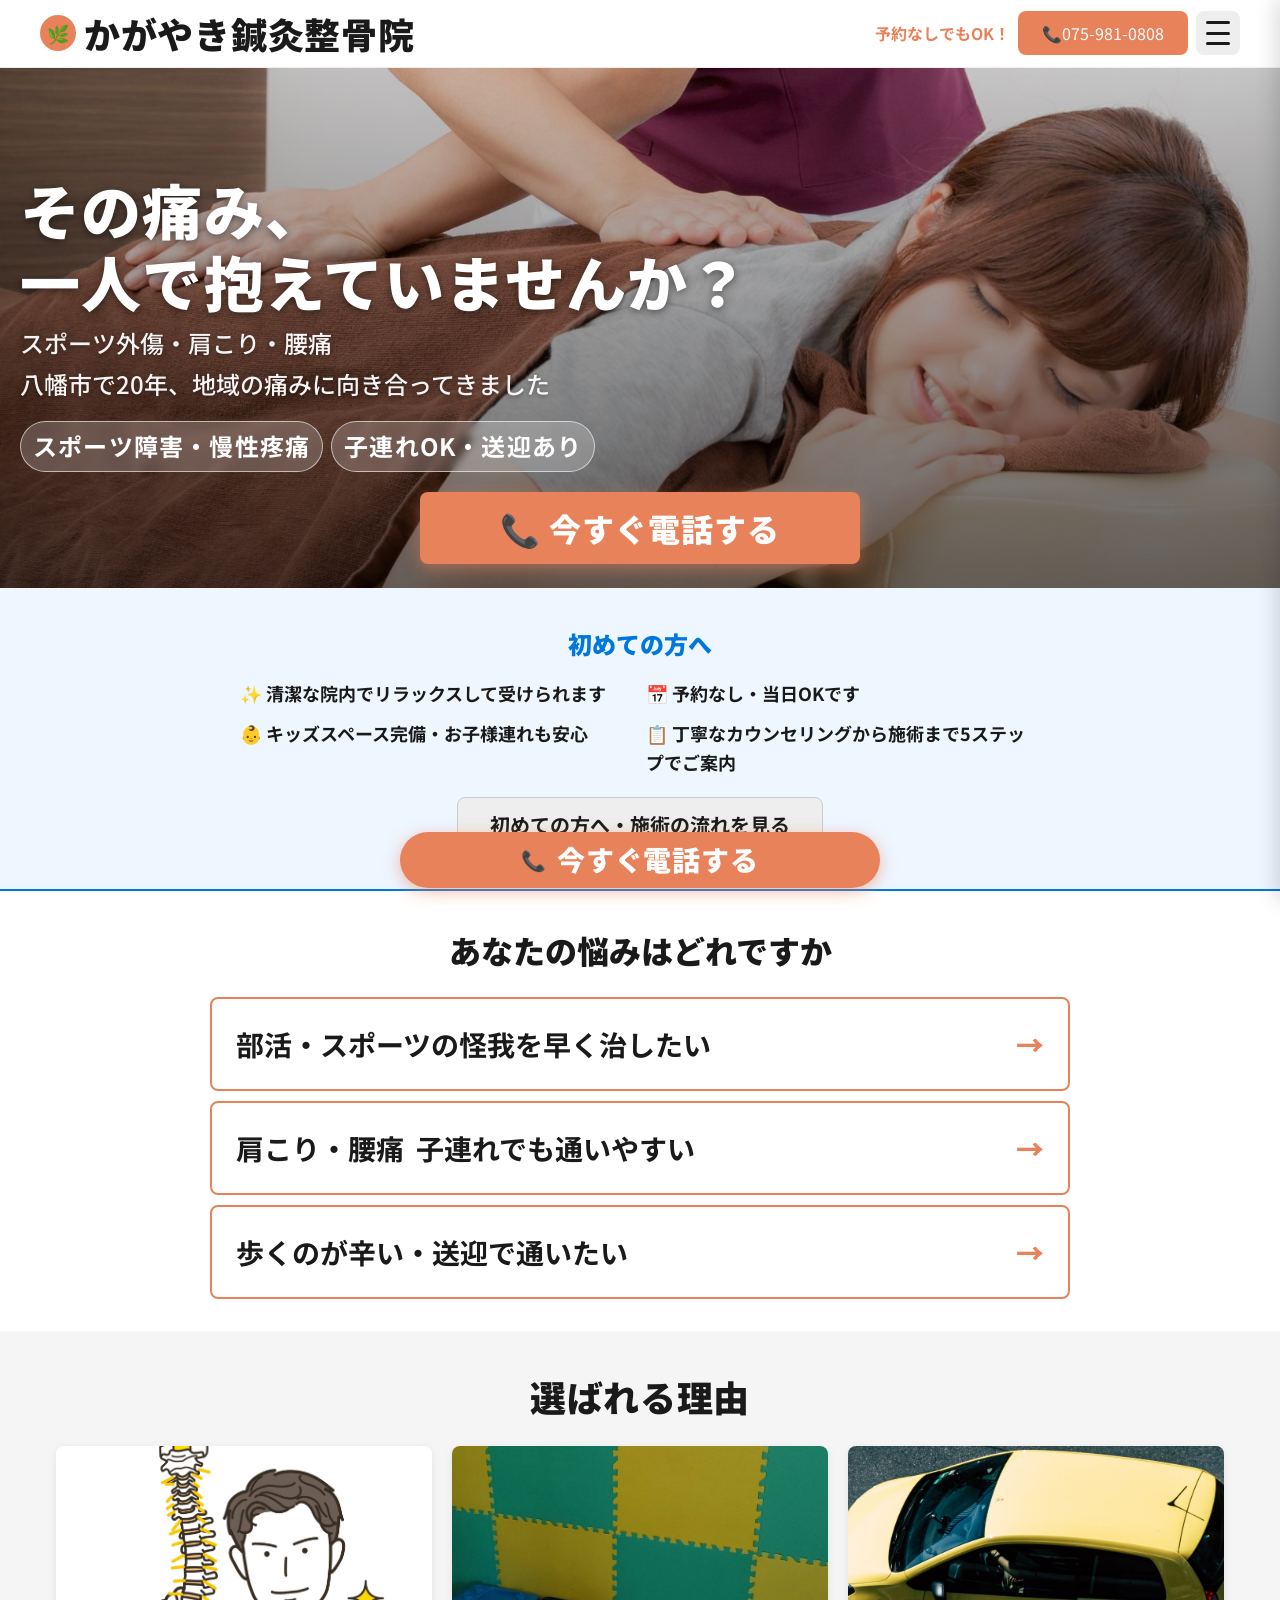
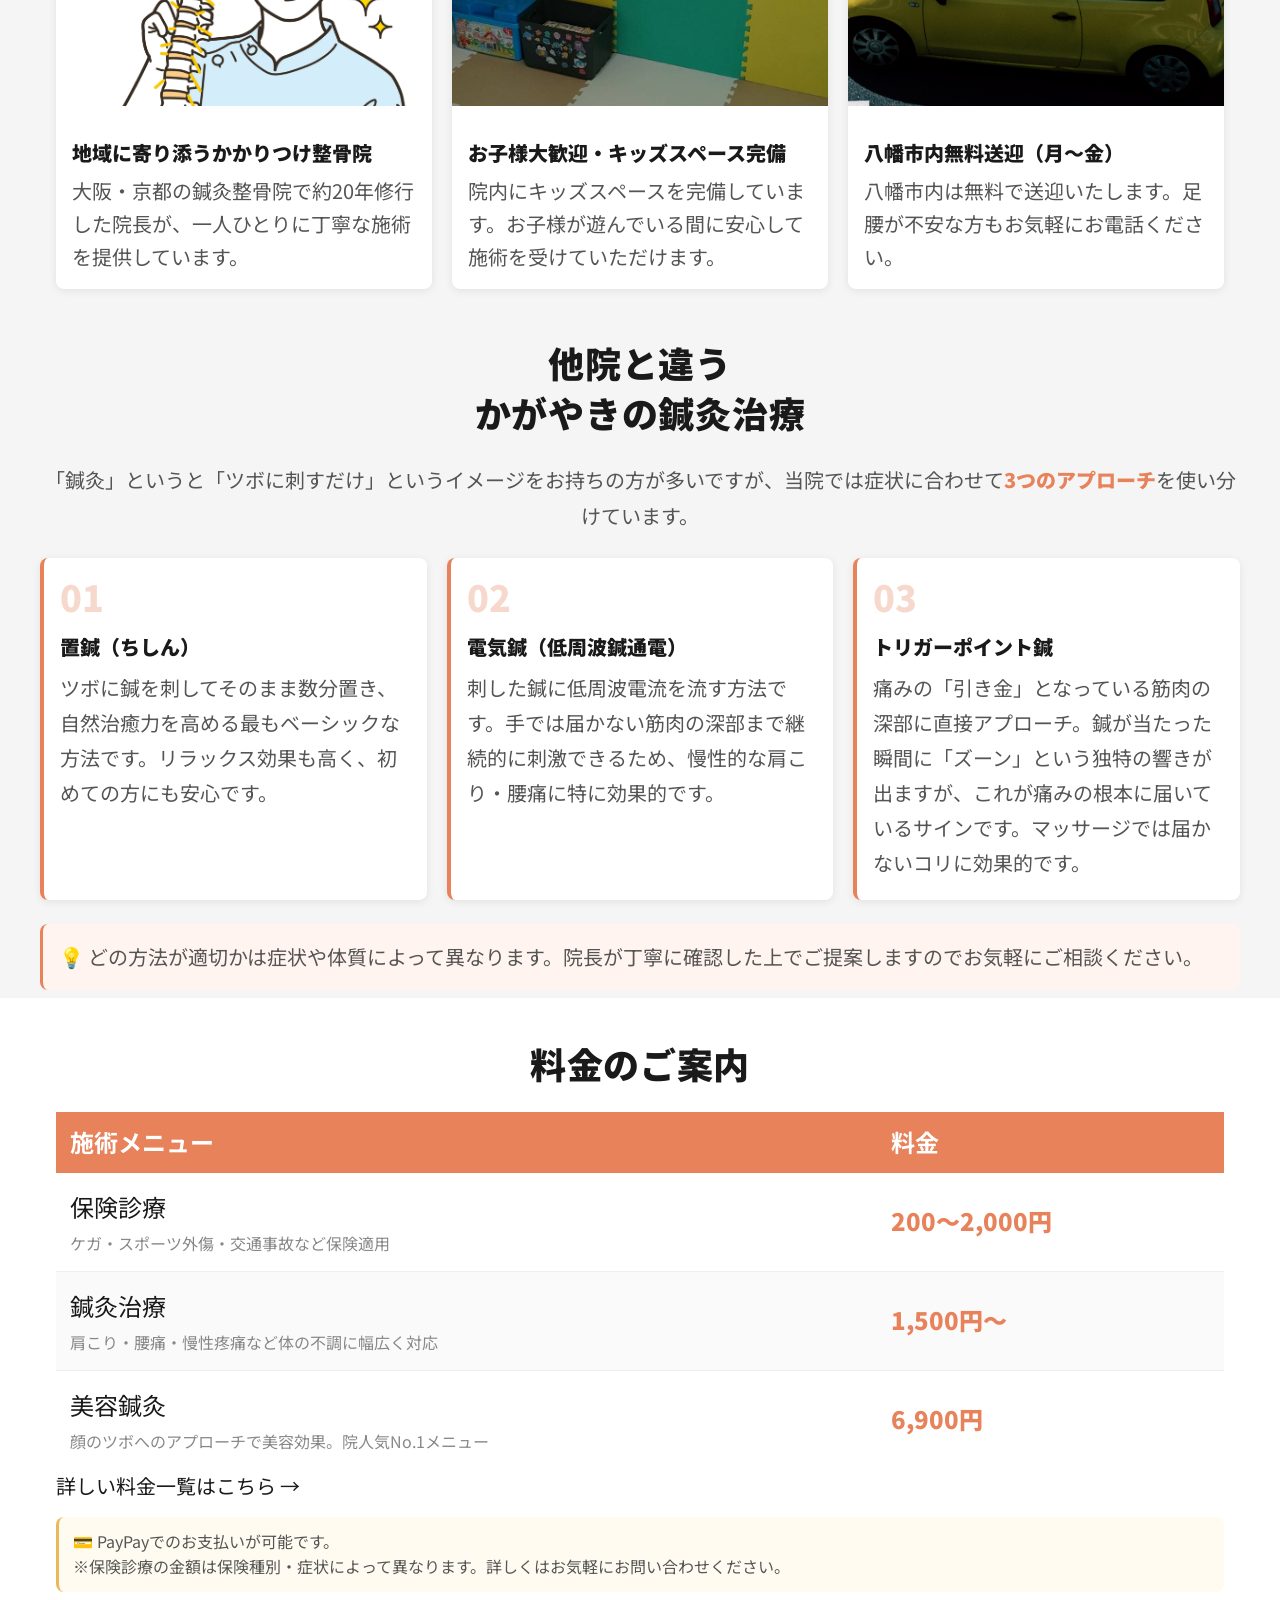
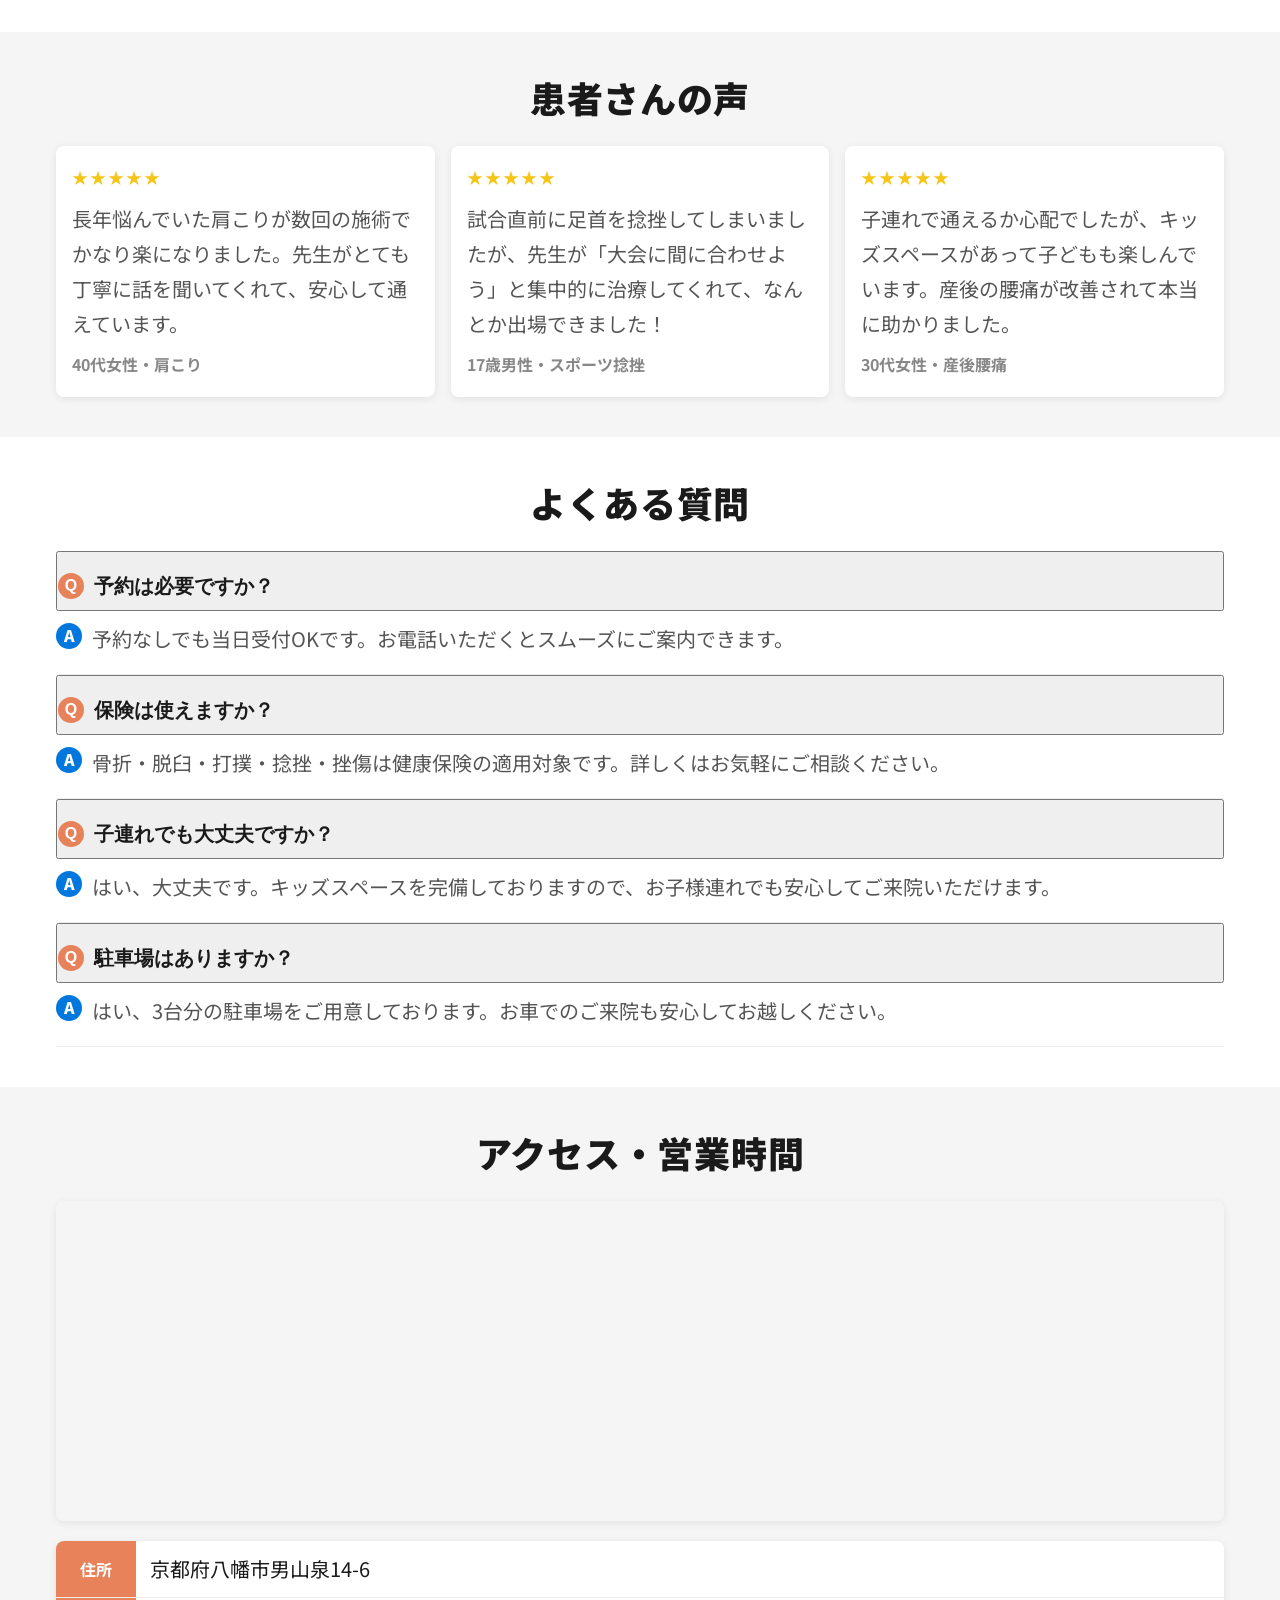
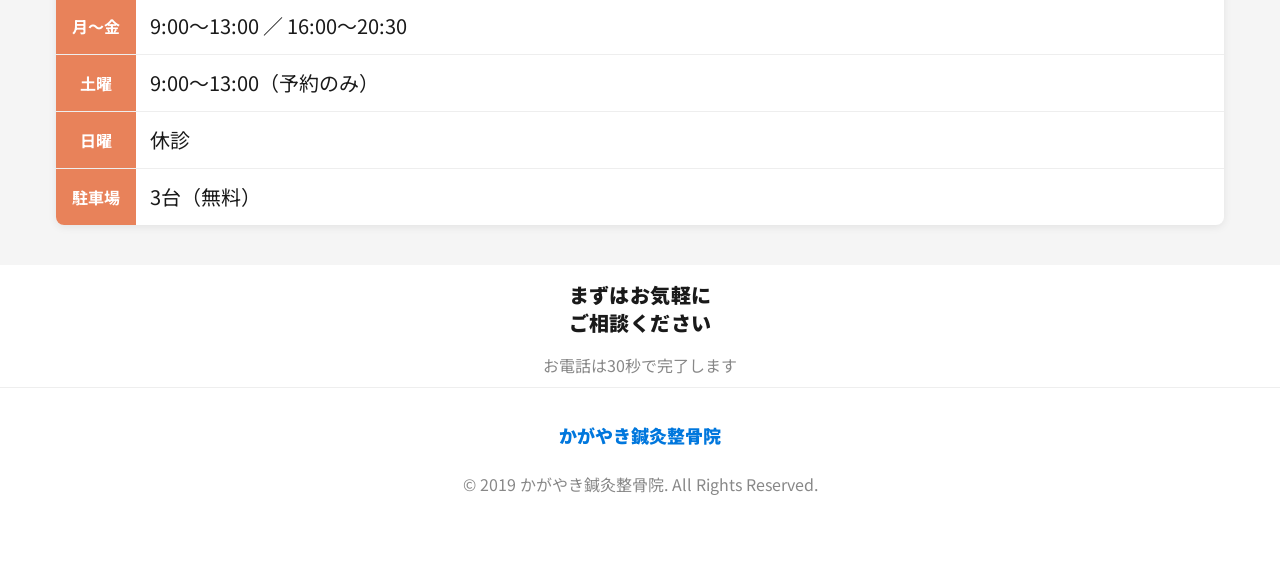
<file: index.html>
<!DOCTYPE html>
<html lang="ja">
<head>
  <meta charset="UTF-8" />
  <meta name="viewport" content="width=device-width, initial-scale=1.0" />
  <title>かがやき鍼灸整骨院｜八幡市・予約不要・スポーツ外傷・肩こり腰痛</title>
  <meta name="description" content="京都府八幡市の鍼灸整骨院。予約なしでも当日受付OK。スポーツ外傷・肩こり・腰痛・美容鍼灸に対応。キッズスペース完備・送迎サービスあり。保険診療対応。" />
  <link rel="canonical" href="https://kagayaki-seikotsuin.jp/index.html" />
  <link rel="icon" type="image/svg+xml" href="img/favicon.svg" />
  <link rel="apple-touch-icon" href="img/apple-touch-icon.png" />
  <meta property="og:title" content="かがやき鍼灸整骨院｜八幡市・予約不要・キッズスペース完備" />
  <meta property="og:description" content="八幡市に根ざして20年。スポーツ外傷・肩こり・腰痛・美容鍼灸に対応。予約なし当日OK・キッズスペース完備・送迎あり。" />
  <meta property="og:image" content="https://kagayaki-seikotsuin.jp/img/ogp.jpg" />
  <meta property="og:type" content="website" />
  <meta property="og:url" content="https://kagayaki-seikotsuin.jp/index.html" />
  <meta property="og:locale" content="ja_JP" />
  <meta property="og:site_name" content="かがやき鍼灸整骨院" />
  <link rel="preconnect" href="https://fonts.googleapis.com" />
  <link rel="preconnect" href="https://fonts.gstatic.com" crossorigin />
  <link href="https://fonts.googleapis.com/css2?family=Noto+Sans+JP:wght@400;500;700;900&display=swap" rel="stylesheet" />
  <link rel="stylesheet" href="style.css" />

  <!-- Google tag (gtag.js) - GA4 -->
  <!-- 測定ID: 院長のGoogleアカウントで取得後 G-XXXXXXXXXX を差し替えてください -->
  <script async src="https://www.googletagmanager.com/gtag/js?id=G-XXXXXXXXXX"></script>
  <script>
    window.dataLayer = window.dataLayer || [];
    function gtag(){dataLayer.push(arguments);}
    gtag('js', new Date());
    gtag('config', 'G-XXXXXXXXXX');
  </script>

  <!-- Google Search Console 認証 -->
  <!-- 認証コード取得後に content="" 内を差し替えてください -->
  <meta name="google-site-verification" content="XXXXXXXXXX" />
</head>
<body>

  <!-- Header -->
  <header class="site-header">
    <div class="site-header__logo">
      <div class="site-header__logo-icon">🌿</div>
      <div class="site-header__logo-text">
        <span class="site-header__logo-name">かがやき鍼灸整骨院</span>
      </div>
    </div>
    <div class="site-header__right">
      <span class="site-header__notice">予約なしでもOK！</span>
      <a href="tel:075-981-0808" class="site-header__tel-btn">📞<span class="site-header__tel-num"> 075-981-0808</span></a>
      <button class="hamburger" id="hamburger" aria-label="メニューを開く"><span></span><span></span><span></span></button>
    </div>
  </header>

  <!-- ドロワーメニュー -->
  <nav class="drawer" id="drawer">
    <ul class="drawer__list">
      <li><a href="index.html" class="drawer__item">🏠 トップページ</a></li>
      <li><a href="first.html" class="drawer__item">初めての方へ</a></li>
      <li><a href="sports.html" class="drawer__item">スポーツ外傷・障害</a></li>
      <li><a href="shoulder.html" class="drawer__item">肩こり・腰痛</a></li>
      <li><a href="visit.html" class="drawer__item">無料送迎・訪問診療</a></li>
      <li><a href="ryokin.html" class="drawer__item">料金一覧</a></li>
    </ul>
  </nav>
  <div class="drawer-overlay" id="drawerOverlay"></div>

  <!-- FV -->
  <section class="fv">
    <div class="fv__image-wrap">
      <img src="img/kagayaki_fv.jpg" alt="かがやき鍼灸整骨院" onerror="this.style.display='none'" />
    </div>
    <div class="fv__overlay">
      <h1 class="fv__catch">その痛み、<br />一人で抱えていませんか？</h1>
      <p class="fv__sub">スポーツ外傷・肩こり・腰痛<br />八幡市で20年、地域の痛みに向き合ってきました</p>
      <div class="fv__tags">
        <span class="fv__tag">スポーツ障害・慢性疼痛</span>
        <span class="fv__tag">子連れOK・送迎あり</span>
      </div>
      <a href="tel:075-981-0808" class="fv__cta">
        📞 今すぐ電話する
      </a>
    </div>
  </section>

  <!-- 初めての方へ -->
  <section class="first-intro">
    <div class="container">
      <h2 class="first-intro__title">初めての方へ</h2>
      <ul class="first-intro__list">
        <li class="first-intro__item">✨ 清潔な院内でリラックスして受けられます</li>
        <li class="first-intro__item">📅 予約なし・当日OKです</li>
        <li class="first-intro__item">👶 キッズスペース完備・お子様連れも安心</li>
        <li class="first-intro__item">📋 丁寧なカウンセリングから施術まで5ステップでご案内</li>
      </ul>
      <div class="btn-group">
        <a href="first.html" class="btn-sub">初めての方へ・施術の流れを見る</a>
      </div>
    </div>
  </section>

  <!-- 悩みフレーム -->
  <section class="nayami">
    <div class="container">
      <h2 class="nayami__title">あなたの悩みはどれですか</h2>
      <ul class="nayami__list">
        <li>
          <a href="sports.html" class="nayami__item">
            <span class="nayami__item-text">部活・スポーツの怪我を早く治したい</span>
            <span class="nayami__item-arrow">→</span>
          </a>
        </li>
        <li>
          <a href="shoulder.html" class="nayami__item">
            <span class="nayami__item-text">肩こり・腰痛&nbsp;&nbsp;子連れでも通いやすい</span>
            <span class="nayami__item-arrow">→</span>
          </a>
        </li>
        <li>
          <a href="#sogei" class="nayami__item">
            <span class="nayami__item-text">歩くのが辛い・送迎で通いたい</span>
            <span class="nayami__item-arrow">→</span>
          </a>
        </li>
      </ul>
    </div>
  </section>

  <!-- 選ばれる理由 -->
  <section class="reasons">
    <div class="container">
      <h2 class="section-title">選ばれる理由</h2>
      <ul class="reasons__list">
        <li class="reason-card reason-card--vertical">
          <div class="reason-card__img-wrap">
            <img src="img/reason_jisseki.jpg" alt="20年の実績" onerror="this.style.display='none'" />
            <div class="reason-card__img-dummy">
              <span class="reason-card__img-dummy-icon">🏆</span>
              <span class="reason-card__img-dummy-text">画像準備中</span>
            </div>
          </div>
          <div class="reason-card__body">
            <p class="reason-card__title">地域に寄り添うかかりつけ整骨院</p>
            <p class="reason-card__text">大阪・京都の鍼灸整骨院で約20年修行した院長が、一人ひとりに丁寧な施術を提供しています。</p>
          </div>
        </li>
        <li class="reason-card reason-card--vertical">
          <div class="reason-card__img-wrap reason-card__img-wrap--center">
            <img src="img/kids_room.jpg" alt="キッズスペース" onerror="this.style.display='none'" />
            <div class="reason-card__img-dummy">
              <span class="reason-card__img-dummy-icon">🧒</span>
              <span class="reason-card__img-dummy-text">画像準備中</span>
            </div>
          </div>
          <div class="reason-card__body">
            <p class="reason-card__title">お子様大歓迎・キッズスペース完備</p>
            <p class="reason-card__text">院内にキッズスペースを完備しています。お子様が遊んでいる間に安心して施術を受けていただけます。</p>
          </div>
        </li>
        <li class="reason-card reason-card--vertical" id="sogei">
          <div class="reason-card__img-wrap">
            <img src="img/car.jpg" alt="送迎サービス" onerror="this.style.display='none'" />
            <div class="reason-card__img-dummy">
              <span class="reason-card__img-dummy-icon">🚗</span>
              <span class="reason-card__img-dummy-text">画像準備中</span>
            </div>
          </div>
          <div class="reason-card__body">
            <p class="reason-card__title">八幡市内無料送迎（月〜金）</p>
            <p class="reason-card__text">八幡市内は無料で送迎いたします。足腰が不安な方もお気軽にお電話ください。</p>
          </div>
        </li>
      </ul>
    </div>
  </section>

  <!-- 鍼灸治療の特徴 -->
  <section class="section shinkyu-section">
    <div class="container">
      <h2 class="section-title">他院と違う<br />かがやきの鍼灸治療</h2>
      <p class="shinkyu-lead">「鍼灸」というと「ツボに刺すだけ」というイメージをお持ちの方が多いですが、当院では症状に合わせて<strong>3つのアプローチ</strong>を使い分けています。</p>
      <ul class="shinkyu-list">
        <li class="shinkyu-card">
          <div class="shinkyu-card__num">01</div>
          <div class="shinkyu-card__body">
            <h3 class="shinkyu-card__title">置鍼（ちしん）</h3>
            <p class="shinkyu-card__text">ツボに鍼を刺してそのまま数分置き、自然治癒力を高める最もベーシックな方法です。リラックス効果も高く、初めての方にも安心です。</p>
          </div>
        </li>
        <li class="shinkyu-card">
          <div class="shinkyu-card__num">02</div>
          <div class="shinkyu-card__body">
            <h3 class="shinkyu-card__title">電気鍼（低周波鍼通電）</h3>
            <p class="shinkyu-card__text">刺した鍼に低周波電流を流す方法です。手では届かない筋肉の深部まで継続的に刺激できるため、慢性的な肩こり・腰痛に特に効果的です。</p>
          </div>
        </li>
        <li class="shinkyu-card">
          <div class="shinkyu-card__num">03</div>
          <div class="shinkyu-card__body">
            <h3 class="shinkyu-card__title">トリガーポイント鍼</h3>
            <p class="shinkyu-card__text">痛みの「引き金」となっている筋肉の深部に直接アプローチ。鍼が当たった瞬間に「ズーン」という独特の響きが出ますが、これが痛みの根本に届いているサインです。マッサージでは届かないコリに効果的です。</p>
          </div>
        </li>
      </ul>
      <div class="shinkyu-note">
        💡 どの方法が適切かは症状や体質によって異なります。院長が丁寧に確認した上でご提案しますのでお気軽にご相談ください。
      </div>
    </div>
  </section>

  <!-- 料金のご案内 -->
  <section class="price-section" id="ryokin">
    <div class="container">
      <h2 class="section-title">料金のご案内</h2>
      <table class="price-table">
        <thead>
          <tr>
            <th>施術メニュー</th>
            <th>料金</th>
          </tr>
        </thead>
        <tbody>
          <tr>
            <td>
              保険診療
              <span class="price-table__note">ケガ・スポーツ外傷・交通事故など保険適用</span>
            </td>
            <td class="price-table__amount">200〜2,000円</td>
          </tr>
          <tr>
            <td>
              鍼灸治療
              <span class="price-table__note">肩こり・腰痛・慢性疼痛など体の不調に幅広く対応</span>
            </td>
            <td class="price-table__amount">1,500円〜</td>
          </tr>
          <tr>
            <td>
              美容鍼灸
              <span class="price-table__note">顔のツボへのアプローチで美容効果。院人気No.1メニュー</span>
            </td>
            <td class="price-table__amount">6,900円</td>
          </tr>
        </tbody>
      </table>
      <a href="ryokin.html" class="price-detail-link">詳しい料金一覧はこちら →</a>
      <p class="price-note">💳 PayPayでのお支払いが可能です。<br />※保険診療の金額は保険種別・症状によって異なります。詳しくはお気軽にお問い合わせください。</p>
    </div>
  </section>

  <!-- 患者さんの声 -->
  <section class="voice-section">
    <div class="container">
      <h2 class="section-title">患者さんの声</h2>
      <ul class="voice-list">
        <li class="voice-card">
          <div class="voice-card__stars">★★★★★</div>
          <p class="voice-card__text">長年悩んでいた肩こりが数回の施術でかなり楽になりました。先生がとても丁寧に話を聞いてくれて、安心して通えています。</p>
          <p class="voice-card__meta">40代女性・肩こり</p>
        </li>
        <li class="voice-card">
          <div class="voice-card__stars">★★★★★</div>
          <p class="voice-card__text">試合直前に足首を捻挫してしまいましたが、先生が「大会に間に合わせよう」と集中的に治療してくれて、なんとか出場できました！</p>
          <p class="voice-card__meta">17歳男性・スポーツ捻挫</p>
        </li>
        <li class="voice-card">
          <div class="voice-card__stars">★★★★★</div>
          <p class="voice-card__text">子連れで通えるか心配でしたが、キッズスペースがあって子どもも楽しんでいます。産後の腰痛が改善されて本当に助かりました。</p>
          <p class="voice-card__meta">30代女性・産後腰痛</p>
        </li>
      </ul>
    </div>
  </section>

  <!-- よくある質問 -->
  <section class="faq-section" id="faq">
    <div class="container">
      <h2 class="section-title">よくある質問</h2>
      <ul class="faq-list">
        <li class="faq-item">
          <button class="faq-question">
            <span class="faq-q-label">Q</span>
            <span class="faq-question__text">予約は必要ですか？</span>
          </button>
          <div class="faq-answer">
            <span class="faq-a-label">A</span>
            <p class="faq-answer__text">予約なしでも当日受付OKです。お電話いただくとスムーズにご案内できます。</p>
          </div>
        </li>
        <li class="faq-item">
          <button class="faq-question">
            <span class="faq-q-label">Q</span>
            <span class="faq-question__text">保険は使えますか？</span>
          </button>
          <div class="faq-answer">
            <span class="faq-a-label">A</span>
            <p class="faq-answer__text">骨折・脱臼・打撲・捻挫・挫傷は健康保険の適用対象です。詳しくはお気軽にご相談ください。</p>
          </div>
        </li>
        <li class="faq-item">
          <button class="faq-question">
            <span class="faq-q-label">Q</span>
            <span class="faq-question__text">子連れでも大丈夫ですか？</span>
          </button>
          <div class="faq-answer">
            <span class="faq-a-label">A</span>
            <p class="faq-answer__text">はい、大丈夫です。キッズスペースを完備しておりますので、お子様連れでも安心してご来院いただけます。</p>
          </div>
        </li>
        <li class="faq-item">
          <button class="faq-question">
            <span class="faq-q-label">Q</span>
            <span class="faq-question__text">駐車場はありますか？</span>
          </button>
          <div class="faq-answer">
            <span class="faq-a-label">A</span>
            <p class="faq-answer__text">はい、3台分の駐車場をご用意しております。お車でのご来院も安心してお越しください。</p>
          </div>
        </li>
      </ul>
    </div>
  </section>

  <!-- アクセス・営業時間 -->
  <section class="access-section">
    <div class="container">
      <h2 class="section-title">アクセス・営業時間</h2>
      <div class="access-map">
        <iframe
          src="https://www.google.com/maps/embed?pb=!1m18!1m12!1m3!1d816.8!2d135.6938173!3d34.8623543!2m3!1f0!2f0!3f0!3m2!1i1024!2i768!4f13.1!3m3!1m2!1s0x60011b403ea7c5e1%3A0x57f7c757bf854acf!2z5Lmd5pyo6Y244pGY5bqX5pW05piD5pW45YyW77yR77yU!5e0!3m2!1sja!2sjp!4v1234567890"
          allowfullscreen
          loading="lazy"
          referrerpolicy="no-referrer-when-downgrade"
          title="かがやき鍼灸整骨院 地図">
        </iframe>
      </div>
      <div class="access-info">
        <div class="access-row">
          <span class="access-row__label">住所</span>
          <span class="access-row__value">京都府八幡市男山泉14-6</span>
        </div>
        <div class="access-row">
          <span class="access-row__label">月〜金</span>
          <span class="access-row__value">9:00〜13:00 ／ 16:00〜20:30</span>
        </div>
        <div class="access-row">
          <span class="access-row__label">土曜</span>
          <span class="access-row__value">9:00〜13:00（予約のみ）</span>
        </div>
        <div class="access-row">
          <span class="access-row__label">日曜</span>
          <span class="access-row__value">休診</span>
        </div>
        <div class="access-row">
          <span class="access-row__label">駐車場</span>
          <span class="access-row__value">3台（無料）</span>
        </div>
      </div>
    </div>
  </section>

  <!-- CTA 最後 -->
  <div class="cta-block">
    <div class="container">
      <h2 class="section-title" style="margin-bottom:16px">まずはお気軽に<br />ご相談ください</h2>
      <p class="micro-copy">お電話は30秒で完了します</p>
    </div>
  </div>

  <!-- Footer -->
  <footer class="site-footer">
    <p class="site-footer__logo">かがやき鍼灸整骨院</p>
    <p class="site-footer__copy">© 2019 かがやき鍼灸整骨院. All Rights Reserved.</p>
  </footer>

  <!-- Sticky CTA -->
  <a href="tel:075-981-0808" class="sticky-cta">
    <span class="sticky-cta__icon">📞</span>
    今すぐ電話する
  </a>

  <script src="script.js"></script>
</body>
</html>
</file>
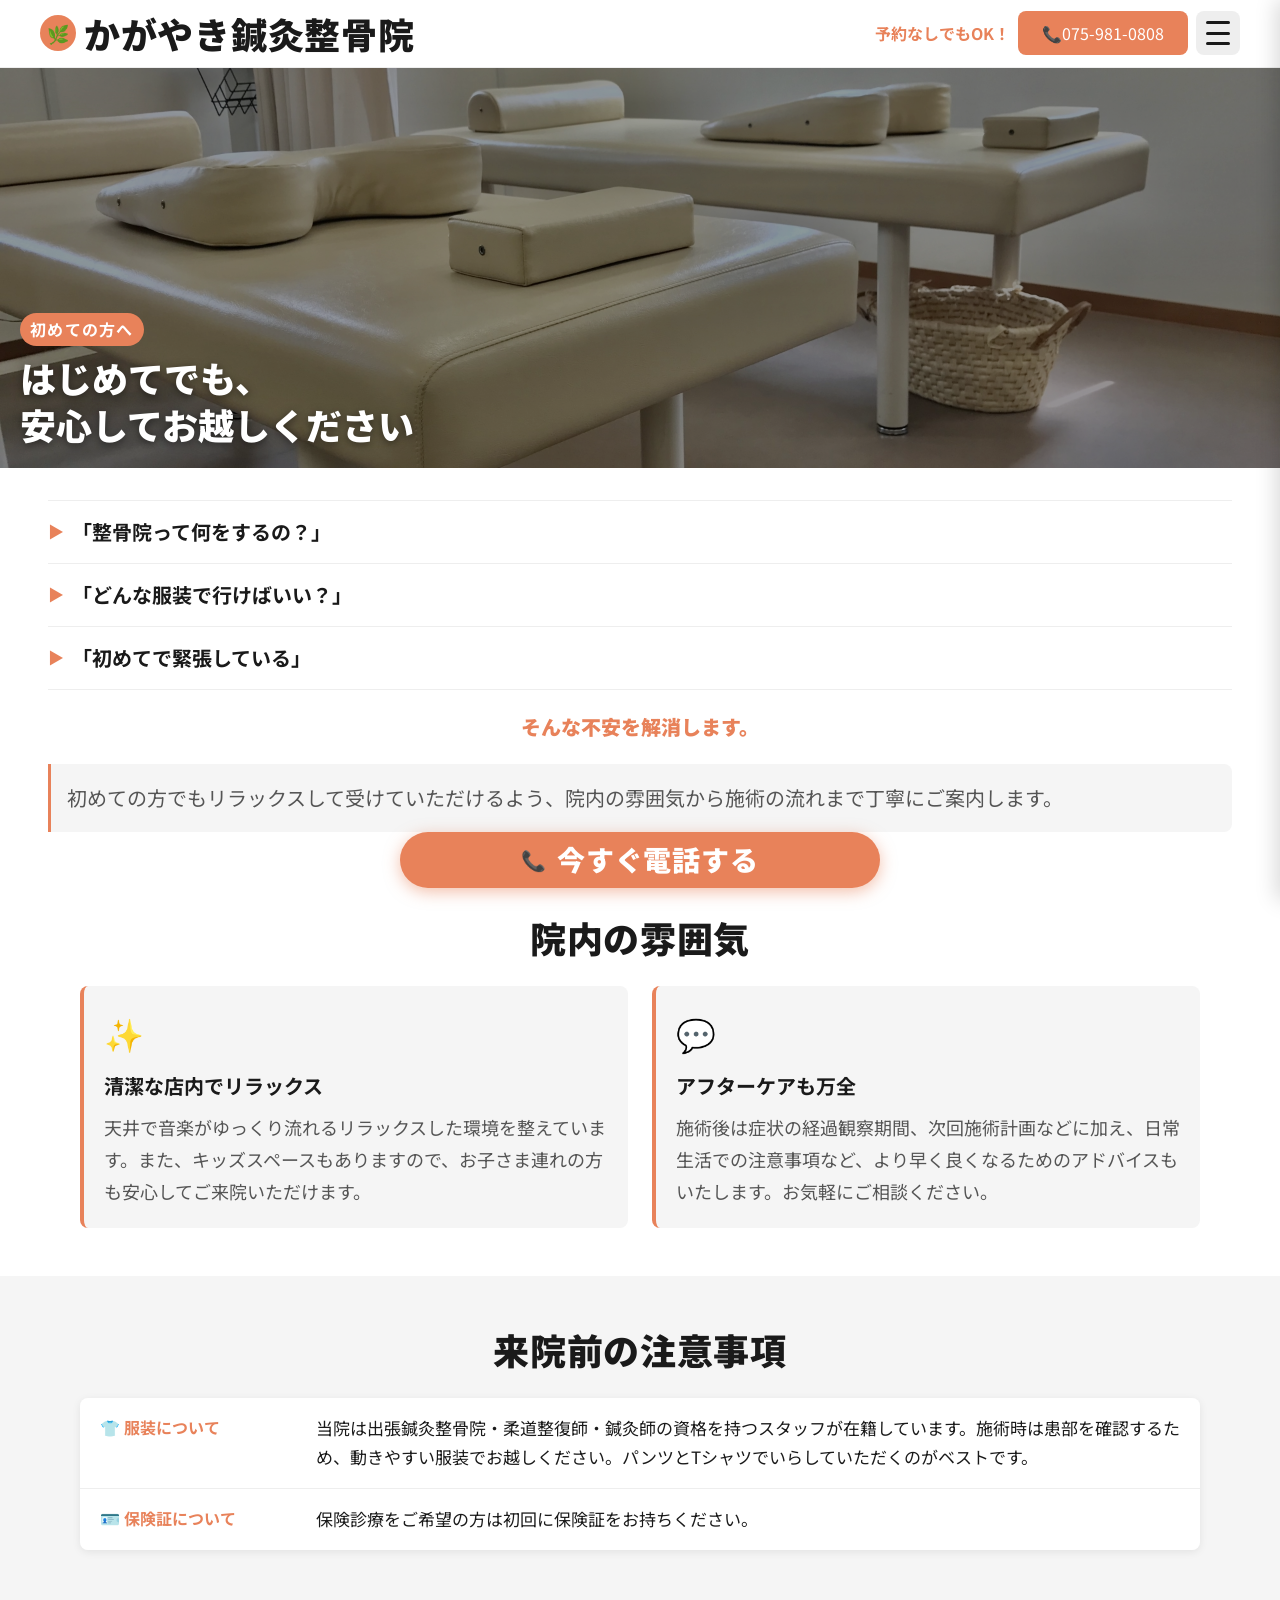
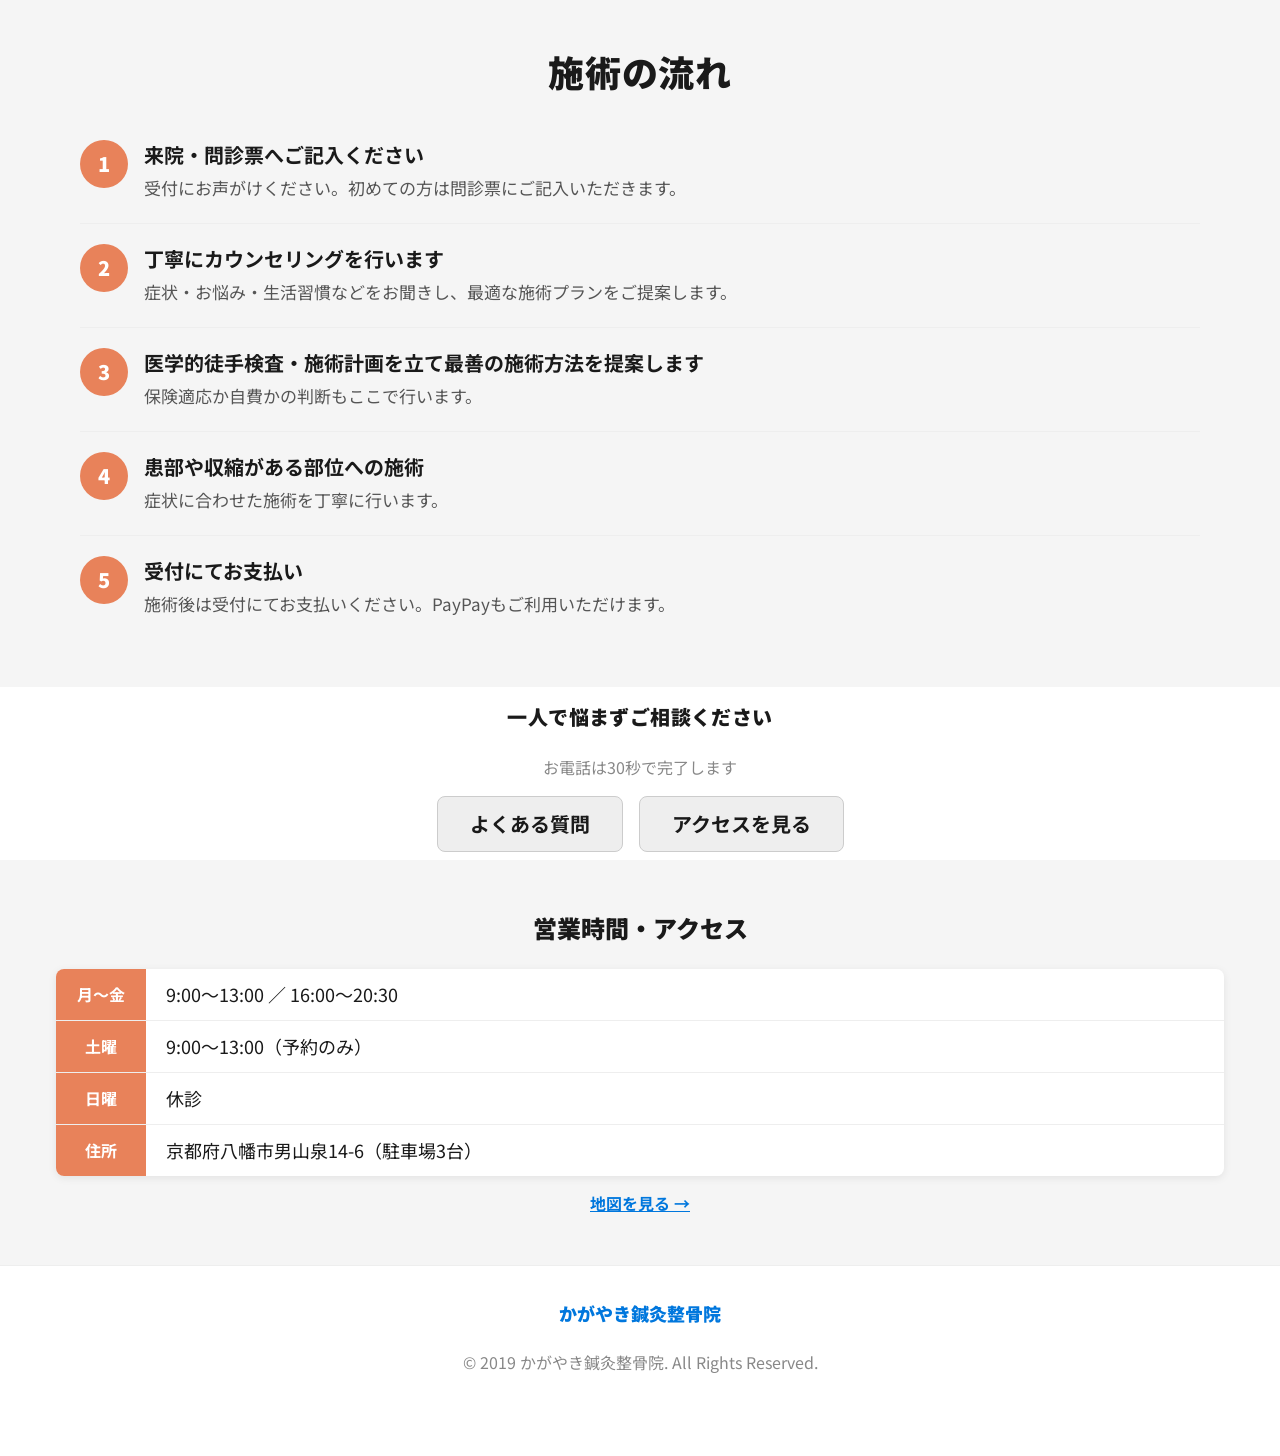
<file: first.html>
<!DOCTYPE html>
<html lang="ja">
<head>
  <meta charset="UTF-8" />
  <meta name="viewport" content="width=device-width, initial-scale=1.0" />
  <title>初めての方へ｜かがやき鍼灸整骨院（八幡市）</title>
  <meta name="description" content="かがやき鍼灸整骨院に初めてお越しの方へ。服装・持ち物・施術の流れ・院内の雰囲気などをご案内します。京都府八幡市。" />
  <link rel="canonical" href="https://kagayaki-seikotsuin.jp/first.html" />
  <link rel="icon" type="image/svg+xml" href="img/favicon.svg" />
  <link rel="apple-touch-icon" href="img/apple-touch-icon.png" />
  <meta property="og:title" content="初めての方へ｜かがやき鍼灸整骨院（八幡市）" />
  <meta property="og:description" content="初めてお越しの方へ。服装・持ち物・施術の流れをご案内します。" />
  <meta property="og:image" content="https://kagayaki-seikotsuin.jp/img/ogp.jpg" />
  <meta property="og:type" content="website" />
  <meta property="og:url" content="https://kagayaki-seikotsuin.jp/first.html" />
  <meta property="og:locale" content="ja_JP" />
  <meta property="og:site_name" content="かがやき鍼灸整骨院" />
  <link rel="preconnect" href="https://fonts.googleapis.com" />
  <link rel="preconnect" href="https://fonts.gstatic.com" crossorigin />
  <link href="https://fonts.googleapis.com/css2?family=Noto+Sans+JP:wght@400;500;700;900&display=swap" rel="stylesheet" />
  <link rel="stylesheet" href="style.css" />
</head>
<body>

  <!-- Header -->
  <header class="site-header">
    <div class="site-header__logo">
      <div class="site-header__logo-icon">🌿</div>
      <div class="site-header__logo-text">
        <a href="index.html" class="site-header__logo-name">かがやき鍼灸整骨院</a>
        
      </div>
    </div>
    <div class="site-header__right">
      <span class="site-header__notice">予約なしでもOK！</span>
      <a href="tel:075-981-0808" class="site-header__tel-btn">📞<span class="site-header__tel-num"> 075-981-0808</span></a>
      <button class="hamburger" id="hamburger" aria-label="メニューを開く"><span></span><span></span><span></span></button>
    </div>
  </header>

  <!-- ドロワーメニュー -->
  <nav class="drawer" id="drawer">
    <ul class="drawer__list">
      <li><a href="index.html" class="drawer__item">🏠 トップページ</a></li>
      <li><a href="first.html" class="drawer__item">初めての方へ</a></li>
      <li><a href="sports.html" class="drawer__item">スポーツ外傷・障害</a></li>
      <li><a href="shoulder.html" class="drawer__item">肩こり・腰痛</a></li>
      <li><a href="visit.html" class="drawer__item">無料送迎・訪問診療</a></li>
    </ul>
  </nav>
  <div class="drawer-overlay" id="drawerOverlay"></div>

  <!-- Hero -->
  <section class="page-hero">
    <div class="page-hero__placeholder page-hero__placeholder--first">
      <img src="img/first_bed.jpg" alt="初めての方へ" onerror="this.style.display='none'" />
    </div>
    <div class="page-hero__overlay">
      <span class="page-hero__tag">初めての方へ</span>
      <h1 class="page-hero__title">はじめてでも、<br />安心してお越しください</h1>
    </div>
  </section>

  <!-- 共感コピー -->
  <section class="sympathy">
    <div class="container">
      <ul class="sympathy__list">
        <li class="sympathy__item">「整骨院って何をするの？」</li>
        <li class="sympathy__item">「どんな服装で行けばいい？」</li>
        <li class="sympathy__item">「初めてで緊張している」</li>
      </ul>
      <p class="sympathy__message">そんな不安を解消します。</p>
      <div class="sympathy__doctor">
        初めての方でもリラックスして受けていただけるよう、院内の雰囲気から施術の流れまで丁寧にご案内します。
      </div>
    </div>
  </section>

  <!-- 院内の雰囲気 -->
  <section class="first-section">
    <div class="container">
      <h2 class="section-title">院内の雰囲気</h2>
      <div class="first-appeal">
        <div class="first-appeal__card">
          <div class="first-appeal__icon">✨</div>
          <h3 class="first-appeal__title">清潔な店内でリラックス</h3>
          <p class="first-appeal__text">天井で音楽がゆっくり流れるリラックスした環境を整えています。また、キッズスペースもありますので、お子さま連れの方も安心してご来院いただけます。</p>
        </div>
        <div class="first-appeal__card">
          <div class="first-appeal__icon">💬</div>
          <h3 class="first-appeal__title">アフターケアも万全</h3>
          <p class="first-appeal__text">施術後は症状の経過観察期間、次回施術計画などに加え、日常生活での注意事項など、より早く良くなるためのアドバイスもいたします。お気軽にご相談ください。</p>
        </div>
      </div>
    </div>
  </section>

  <!-- 注意事項 -->
  <section class="first-section first-section--gray">
    <div class="container">
      <h2 class="section-title">来院前の注意事項</h2>
      <ul class="first-notes">
        <li class="first-note">
          <span class="first-note__label">👕 服装について</span>
          <span class="first-note__text">当院は出張鍼灸整骨院・柔道整復師・鍼灸師の資格を持つスタッフが在籍しています。施術時は患部を確認するため、動きやすい服装でお越しください。パンツとTシャツでいらしていただくのがベストです。</span>
        </li>
        <li class="first-note">
          <span class="first-note__label">🪪 保険証について</span>
          <span class="first-note__text">保険診療をご希望の方は初回に保険証をお持ちください。</span>
        </li>
      </ul>
    </div>
  </section>

  <!-- 施術の流れ -->
  <section class="first-section first-section--gray">
    <div class="container">
      <h2 class="section-title">施術の流れ</h2>
      <ol class="first-flow">
        <li class="first-flow__item">
          <div class="first-flow__num">1</div>
          <div class="first-flow__body">
            <h3 class="first-flow__title">来院・問診票へご記入ください</h3>
            <p class="first-flow__text">受付にお声がけください。初めての方は問診票にご記入いただきます。</p>
          </div>
        </li>
        <li class="first-flow__item">
          <div class="first-flow__num">2</div>
          <div class="first-flow__body">
            <h3 class="first-flow__title">丁寧にカウンセリングを行います</h3>
            <p class="first-flow__text">症状・お悩み・生活習慣などをお聞きし、最適な施術プランをご提案します。</p>
          </div>
        </li>
        <li class="first-flow__item">
          <div class="first-flow__num">3</div>
          <div class="first-flow__body">
            <h3 class="first-flow__title">医学的徒手検査・施術計画を立て最善の施術方法を提案します</h3>
            <p class="first-flow__text">保険適応か自費かの判断もここで行います。</p>
          </div>
        </li>
        <li class="first-flow__item">
          <div class="first-flow__num">4</div>
          <div class="first-flow__body">
            <h3 class="first-flow__title">患部や収縮がある部位への施術</h3>
            <p class="first-flow__text">症状に合わせた施術を丁寧に行います。</p>
          </div>
        </li>
        <li class="first-flow__item">
          <div class="first-flow__num">5</div>
          <div class="first-flow__body">
            <h3 class="first-flow__title">受付にてお支払い</h3>
            <p class="first-flow__text">施術後は受付にてお支払いください。PayPayもご利用いただけます。</p>
          </div>
        </li>
      </ol>
    </div>
  </section>

  <!-- CTA -->
  <div class="cta-block">
    <div class="container">
      <h2 class="section-title section-title--cta">一人で悩まずご相談ください</h2>
      <p class="micro-copy">お電話は30秒で完了します</p>
    </div>
  </div>

  <!-- サブボタン -->
  <section class="section">
    <div class="container">
      <div class="btn-group">
        <a href="index.html#faq" class="btn-sub">よくある質問</a>
        <a href="index.html#access" class="btn-sub">アクセスを見る</a>
      </div>
    </div>
  </section>

  <!-- 営業時間 -->
  <section class="hours-mini">
    <div class="container">
      <h2 class="hours-mini__title">営業時間・アクセス</h2>
      <div class="hours-mini__grid">
        <div class="hours-mini__row">
          <span class="hours-mini__label">月〜金</span>
          <span class="hours-mini__value">9:00〜13:00 ／ 16:00〜20:30</span>
        </div>
        <div class="hours-mini__row">
          <span class="hours-mini__label">土曜</span>
          <span class="hours-mini__value">9:00〜13:00（予約のみ）</span>
        </div>
        <div class="hours-mini__row">
          <span class="hours-mini__label">日曜</span>
          <span class="hours-mini__value">休診</span>
        </div>
        <div class="hours-mini__row">
          <span class="hours-mini__label">住所</span>
          <span class="hours-mini__value">京都府八幡市男山泉14-6（駐車場3台）</span>
        </div>
      </div>
      <a href="index.html#access" class="hours-mini__link">地図を見る →</a>
    </div>
  </section>

  <!-- Footer -->
  <footer class="site-footer">
    <p class="site-footer__logo">かがやき鍼灸整骨院</p>
    <p class="site-footer__copy">© 2019 かがやき鍼灸整骨院. All Rights Reserved.</p>
  </footer>

  <a href="tel:075-981-0808" class="sticky-cta">
    <span class="sticky-cta__icon">📞</span>
    今すぐ電話する
  </a>

  <script src="script.js"></script>
</body>
</html>
</file>
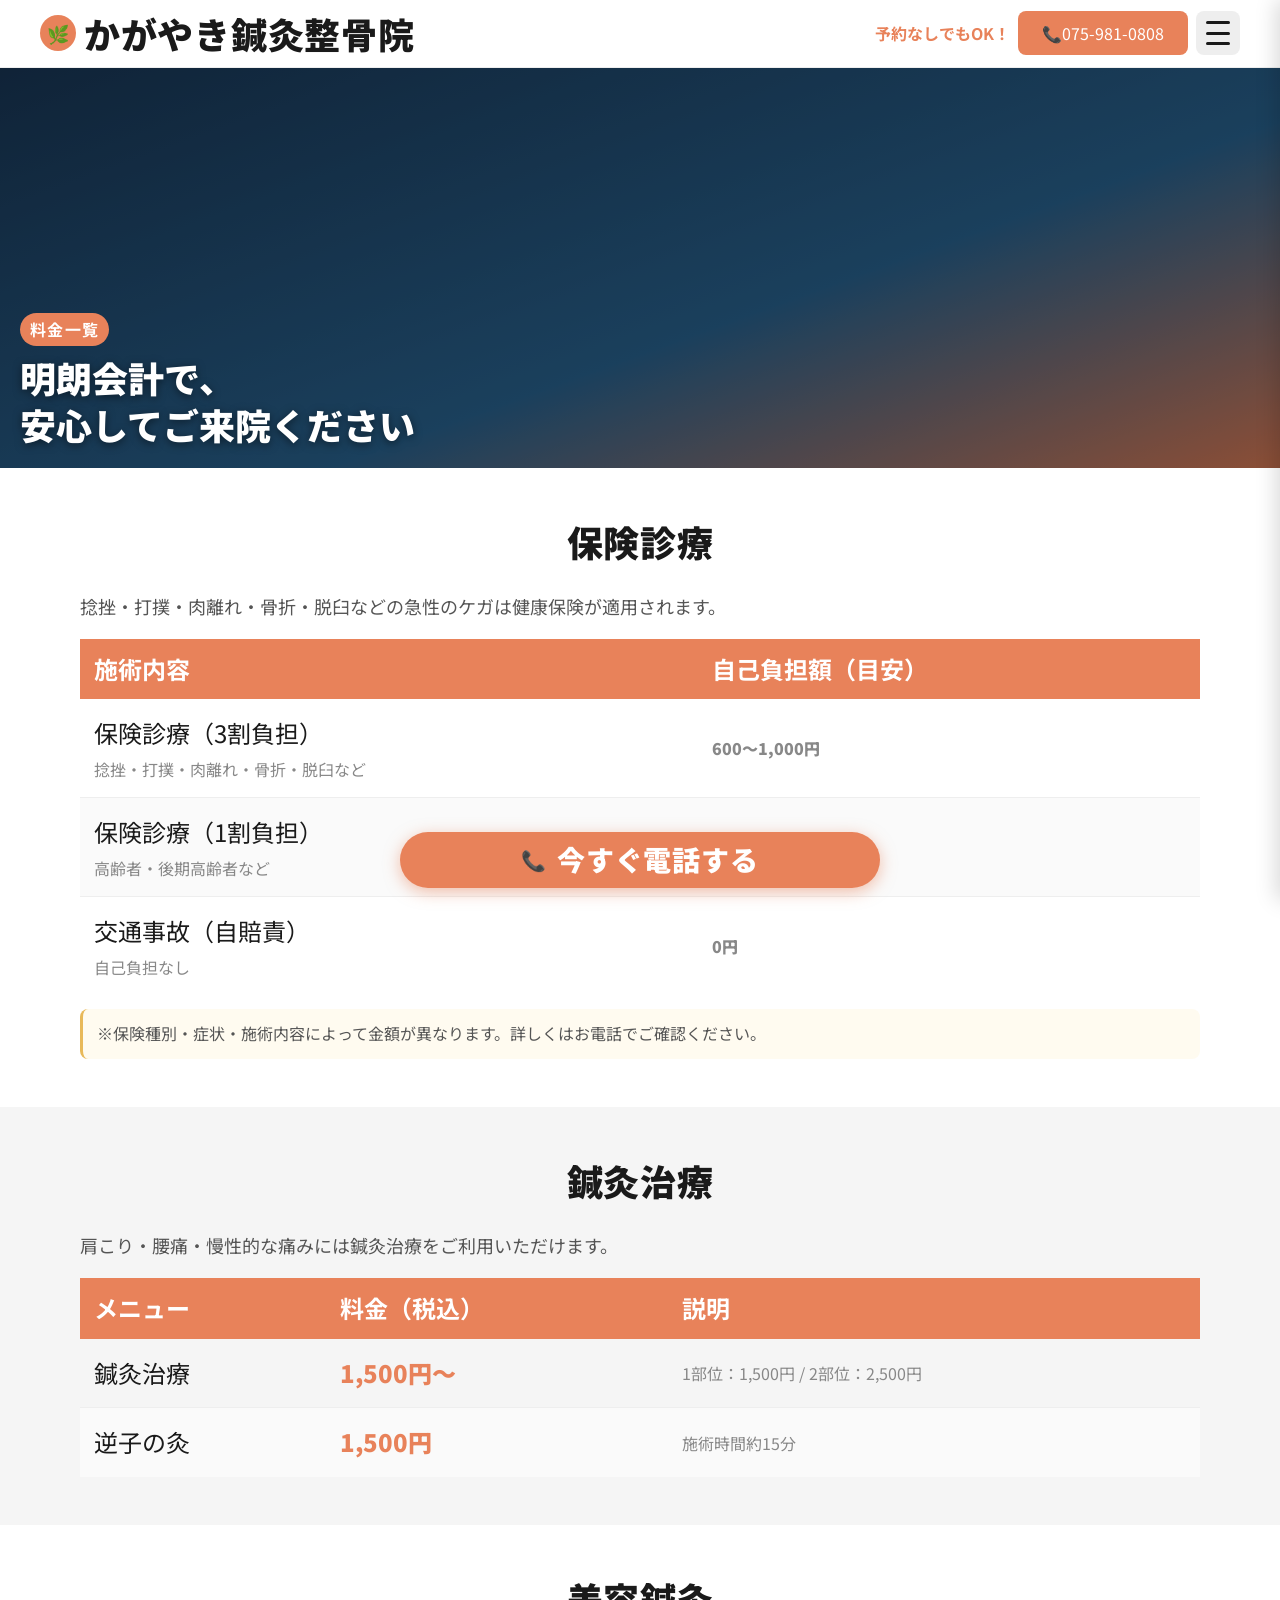
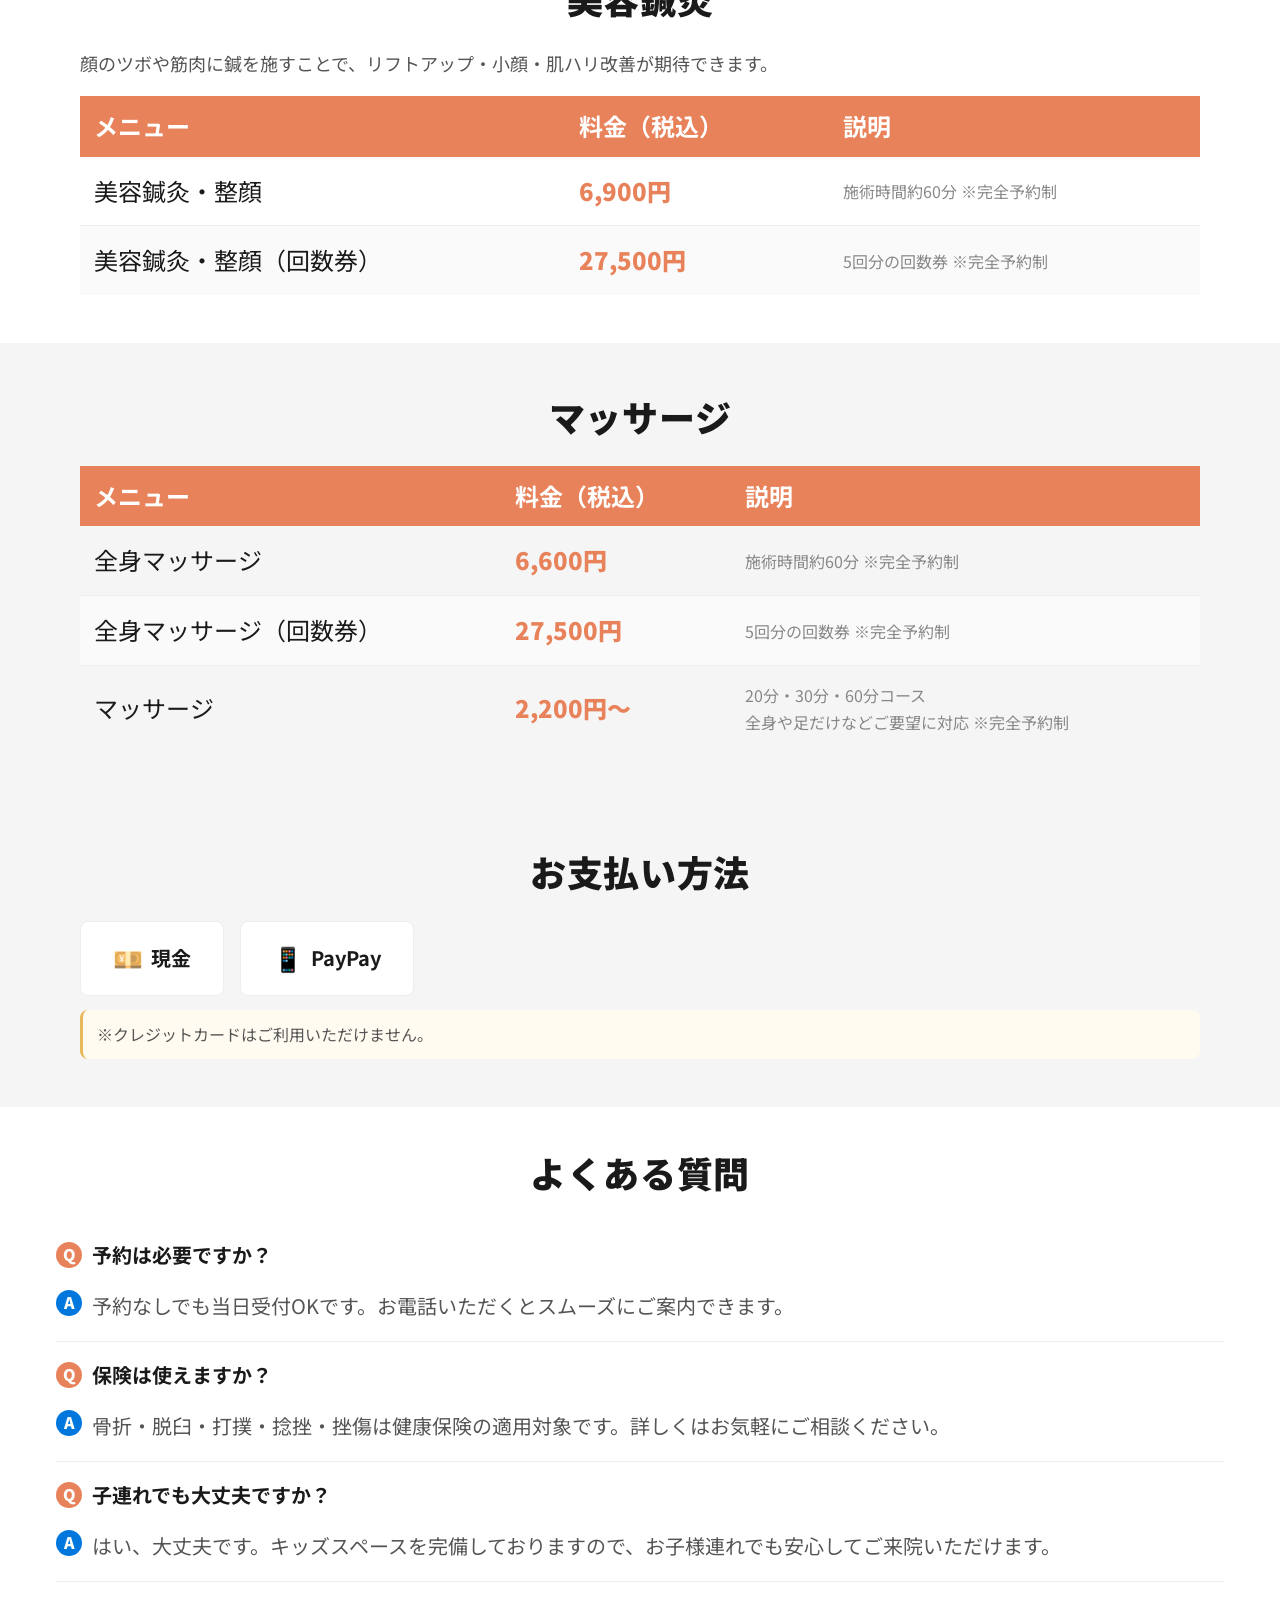
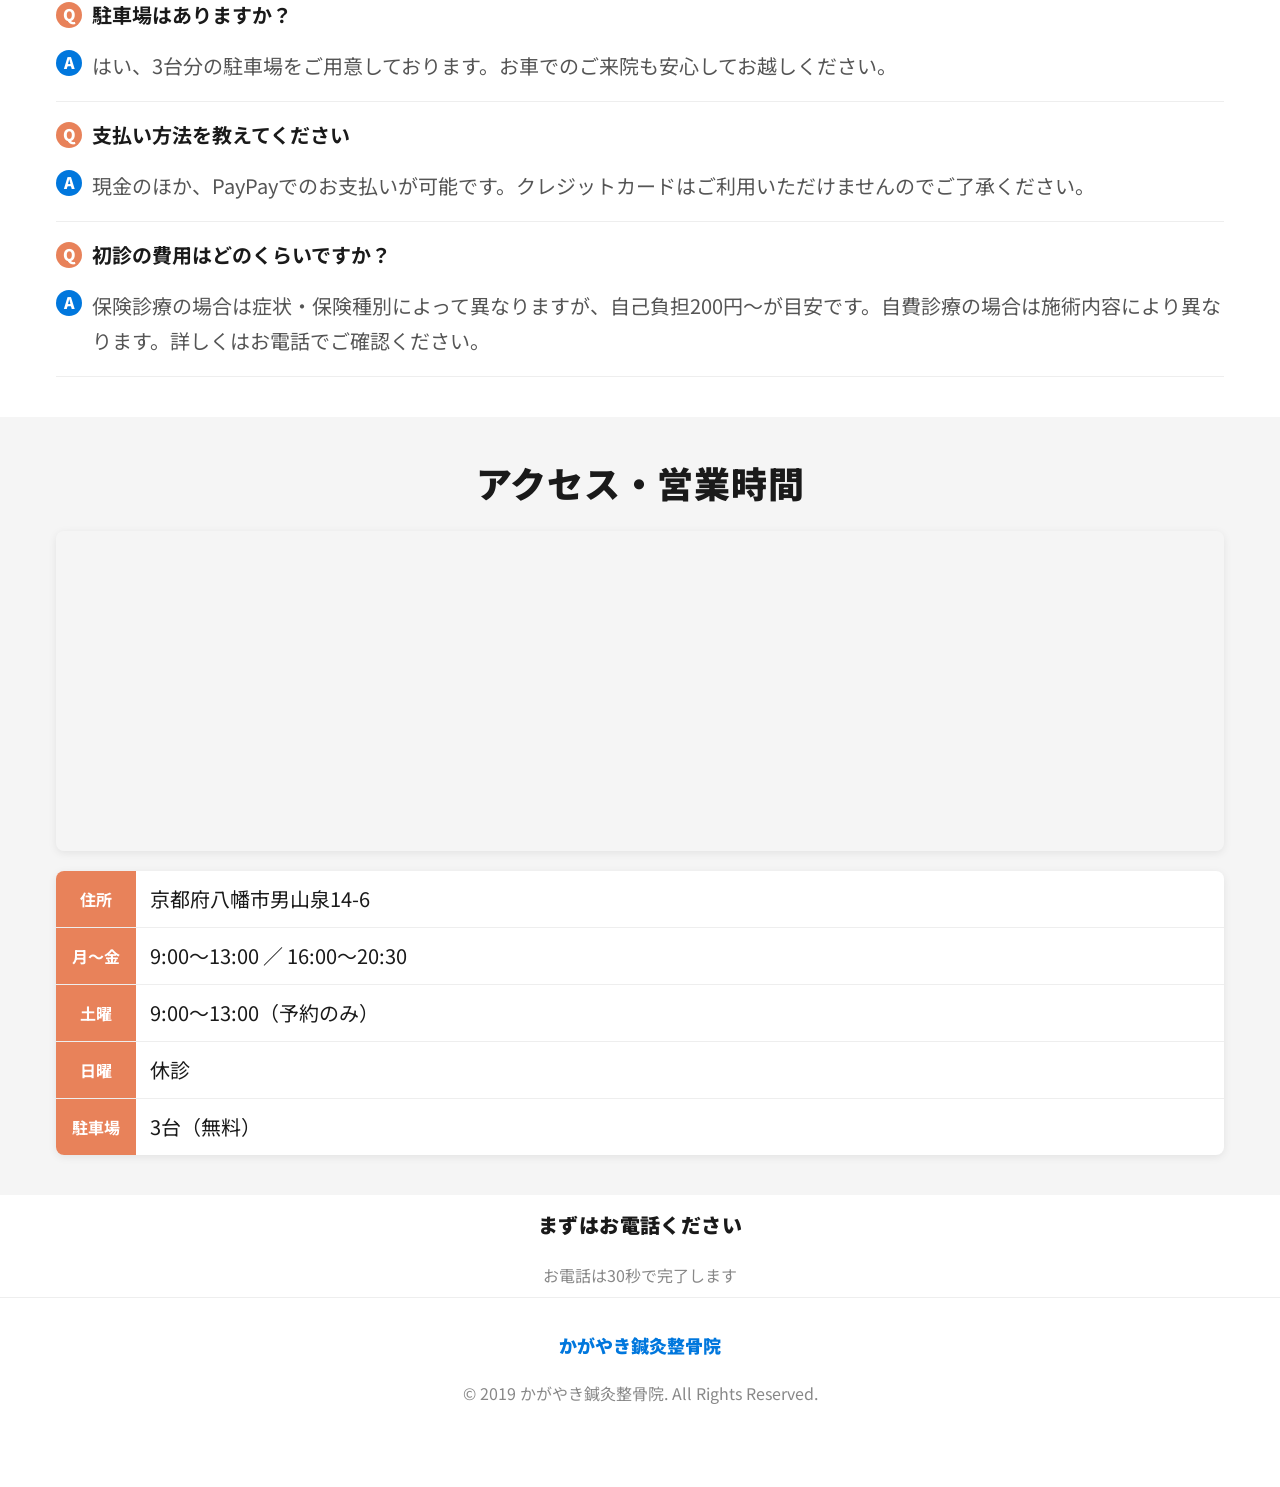
<file: ryokin.html>
<!DOCTYPE html>
<html lang="ja">
<head>
  <meta charset="UTF-8" />
  <meta name="viewport" content="width=device-width, initial-scale=1.0" />
  <title>料金一覧｜かがやき鍼灸整骨院（八幡市）</title>
  <meta name="description" content="かがやき鍼灸整骨院の料金一覧です。保険診療・自費診療・鍼灸治療・美容鍼灸など。PayPay対応。京都府八幡市。" />
  <link rel="canonical" href="https://kagayaki-seikotsuin.jp/ryokin.html" />
  <link rel="icon" type="image/svg+xml" href="img/favicon.svg" />
  <link rel="apple-touch-icon" href="img/apple-touch-icon.png" />
  <meta property="og:title" content="料金一覧｜かがやき鍼灸整骨院（八幡市）" />
  <meta property="og:description" content="保険診療・自費診療・鍼灸治療・美容鍼灸の料金一覧。PayPay対応。" />
  <meta property="og:image" content="https://kagayaki-seikotsuin.jp/img/ogp.jpg" />
  <meta property="og:type" content="website" />
  <meta property="og:url" content="https://kagayaki-seikotsuin.jp/ryokin.html" />
  <meta property="og:locale" content="ja_JP" />
  <meta property="og:site_name" content="かがやき鍼灸整骨院" />
  <link rel="preconnect" href="https://fonts.googleapis.com" />
  <link rel="preconnect" href="https://fonts.gstatic.com" crossorigin />
  <link href="https://fonts.googleapis.com/css2?family=Noto+Sans+JP:wght@400;500;700;900&display=swap" rel="stylesheet" />
  <link rel="stylesheet" href="style.css" />

  <!-- Google tag (gtag.js) - GA4 -->
  <!-- 測定ID: 院長のGoogleアカウントで取得後 G-XXXXXXXXXX を差し替えてください -->
  <script async src="https://www.googletagmanager.com/gtag/js?id=G-XXXXXXXXXX"></script>
  <script>
    window.dataLayer = window.dataLayer || [];
    function gtag(){dataLayer.push(arguments);}
    gtag('js', new Date());
    gtag('config', 'G-XXXXXXXXXX');
  </script>

  <!-- Google Search Console 認証 -->
  <!-- 認証コード取得後に content="" 内を差し替えてください -->
  <meta name="google-site-verification" content="XXXXXXXXXX" />
</head>
<body>

  <!-- Header -->
  <header class="site-header">
    <div class="site-header__logo">
      <div class="site-header__logo-icon">🌿</div>
      <div class="site-header__logo-text">
        <a href="index.html" class="site-header__logo-name">かがやき鍼灸整骨院</a>
      </div>
    </div>
    <div class="site-header__right">
      <span class="site-header__notice">予約なしでもOK！</span>
      <a href="tel:075-981-0808" class="site-header__tel-btn">📞<span class="site-header__tel-num"> 075-981-0808</span></a>
      <button class="hamburger" id="hamburger" aria-label="メニューを開く">
        <span></span><span></span><span></span>
      </button>
    </div>
  </header>

  <!-- ドロワーメニュー -->
  <nav class="drawer" id="drawer">
    <ul class="drawer__list">
      <li><a href="index.html" class="drawer__item">🏠 トップページ</a></li>
      <li><a href="first.html" class="drawer__item">初めての方へ</a></li>
      <li><a href="sports.html" class="drawer__item">スポーツ外傷・障害</a></li>
      <li><a href="shoulder.html" class="drawer__item">肩こり・腰痛</a></li>
      <li><a href="visit.html" class="drawer__item">無料送迎・訪問診療</a></li>
      <li><a href="ryokin.html" class="drawer__item">料金一覧</a></li>
    </ul>
  </nav>
  <div class="drawer-overlay" id="drawerOverlay"></div>

  <!-- Hero -->
  <section class="page-hero">
    <div class="page-hero__placeholder page-hero__placeholder--ryokin"></div>
    <div class="page-hero__overlay">
      <span class="page-hero__tag">料金一覧</span>
      <h1 class="page-hero__title">明朗会計で、<br />安心してご来院ください</h1>
    </div>
  </section>

  <!-- 保険診療 -->
  <section class="ryokin-section">
    <div class="container">
      <h2 class="section-title">保険診療</h2>
      <p class="ryokin-lead">捻挫・打撲・肉離れ・骨折・脱臼などの急性のケガは健康保険が適用されます。</p>
      <table class="price-table">
        <thead>
          <tr>
            <th>施術内容</th>
            <th>自己負担額（目安）</th>
          </tr>
        </thead>
        <tbody>
          <tr>
            <td>
              保険診療（3割負担）
              <span class="price-table__note">捻挫・打撲・肉離れ・骨折・脱臼など</span>
            </td>
            <td class="price-table__amount">600〜1,000円</td>
          </tr>
          <tr>
            <td>
              保険診療（1割負担）
              <span class="price-table__note">高齢者・後期高齢者など</span>
            </td>
            <td class="price-table__amount">200〜400円</td>
          </tr>
          <tr>
            <td>
              交通事故（自賠責）
              <span class="price-table__note">自己負担なし</span>
            </td>
            <td class="price-table__amount">0円</td>
          </tr>
        </tbody>
      </table>
      <p class="price-note">※保険種別・症状・施術内容によって金額が異なります。詳しくはお電話でご確認ください。</p>
    </div>
  </section>

  <!-- 自費診療・鍼灸治療 -->
  <section class="ryokin-section ryokin-section--gray">
    <div class="container">
      <h2 class="section-title">鍼灸治療</h2>
      <p class="ryokin-lead">肩こり・腰痛・慢性的な痛みには鍼灸治療をご利用いただけます。</p>
      <table class="price-table">
        <thead>
          <tr>
            <th>メニュー</th>
            <th>料金（税込）</th>
            <th>説明</th>
          </tr>
        </thead>
        <tbody>
          <tr>
            <td>鍼灸治療</td>
            <td class="price-table__amount">1,500円〜</td>
            <td><span class="price-table__note">1部位：1,500円 / 2部位：2,500円</span></td>
          </tr>
          <tr>
            <td>逆子の灸</td>
            <td class="price-table__amount">1,500円</td>
            <td><span class="price-table__note">施術時間約15分</span></td>
          </tr>
        </tbody>
      </table>
    </div>
  </section>

  <!-- 美容鍼灸 -->
  <section class="ryokin-section">
    <div class="container">
      <h2 class="section-title">美容鍼灸</h2>
      <p class="ryokin-lead">顔のツボや筋肉に鍼を施すことで、リフトアップ・小顔・肌ハリ改善が期待できます。</p>
      <table class="price-table">
        <thead>
          <tr>
            <th>メニュー</th>
            <th>料金（税込）</th>
            <th>説明</th>
          </tr>
        </thead>
        <tbody>
          <tr>
            <td>美容鍼灸・整顔</td>
            <td class="price-table__amount">6,900円</td>
            <td><span class="price-table__note">施術時間約60分 ※完全予約制</span></td>
          </tr>
          <tr>
            <td>美容鍼灸・整顔（回数券）</td>
            <td class="price-table__amount">27,500円</td>
            <td><span class="price-table__note">5回分の回数券 ※完全予約制</span></td>
          </tr>
        </tbody>
      </table>
    </div>
  </section>

  <!-- マッサージ -->
  <section class="ryokin-section ryokin-section--gray">
    <div class="container">
      <h2 class="section-title">マッサージ</h2>
      <table class="price-table">
        <thead>
          <tr>
            <th>メニュー</th>
            <th>料金（税込）</th>
            <th>説明</th>
          </tr>
        </thead>
        <tbody>
          <tr>
            <td>全身マッサージ</td>
            <td class="price-table__amount">6,600円</td>
            <td><span class="price-table__note">施術時間約60分 ※完全予約制</span></td>
          </tr>
          <tr>
            <td>全身マッサージ（回数券）</td>
            <td class="price-table__amount">27,500円</td>
            <td><span class="price-table__note">5回分の回数券 ※完全予約制</span></td>
          </tr>
          <tr>
            <td>マッサージ</td>
            <td class="price-table__amount">2,200円〜</td>
            <td><span class="price-table__note">20分・30分・60分コース<br />全身や足だけなどご要望に対応 ※完全予約制</span></td>
          </tr>
        </tbody>
      </table>
    </div>
  </section>

  <!-- お支払い -->
  <section class="ryokin-section ryokin-section--gray">
    <div class="container">
      <h2 class="section-title">お支払い方法</h2>
      <div class="payment-list">
        <div class="payment-item">
          <span class="payment-item__icon">💴</span>
          <span class="payment-item__text">現金</span>
        </div>
        <div class="payment-item">
          <span class="payment-item__icon">📱</span>
          <span class="payment-item__text">PayPay</span>
        </div>
      </div>
      <p class="price-note">※クレジットカードはご利用いただけません。</p>
    </div>
  </section>


  <!-- よくある質問 -->
  <section class="faq-section" id="faq">
    <div class="container">
      <h2 class="section-title">よくある質問</h2>
      <ul class="faq-list">
        <li class="faq-item">
          <div class="faq-question">
            <span class="faq-q-label">Q</span>
            <span class="faq-question__text">予約は必要ですか？</span>
          </div>
          <div class="faq-answer">
            <span class="faq-a-label">A</span>
            <p class="faq-answer__text">予約なしでも当日受付OKです。お電話いただくとスムーズにご案内できます。</p>
          </div>
        </li>
        <li class="faq-item">
          <div class="faq-question">
            <span class="faq-q-label">Q</span>
            <span class="faq-question__text">保険は使えますか？</span>
          </div>
          <div class="faq-answer">
            <span class="faq-a-label">A</span>
            <p class="faq-answer__text">骨折・脱臼・打撲・捻挫・挫傷は健康保険の適用対象です。詳しくはお気軽にご相談ください。</p>
          </div>
        </li>
        <li class="faq-item">
          <div class="faq-question">
            <span class="faq-q-label">Q</span>
            <span class="faq-question__text">子連れでも大丈夫ですか？</span>
          </div>
          <div class="faq-answer">
            <span class="faq-a-label">A</span>
            <p class="faq-answer__text">はい、大丈夫です。キッズスペースを完備しておりますので、お子様連れでも安心してご来院いただけます。</p>
          </div>
        </li>
        <li class="faq-item">
          <div class="faq-question">
            <span class="faq-q-label">Q</span>
            <span class="faq-question__text">駐車場はありますか？</span>
          </div>
          <div class="faq-answer">
            <span class="faq-a-label">A</span>
            <p class="faq-answer__text">はい、3台分の駐車場をご用意しております。お車でのご来院も安心してお越しください。</p>
          </div>
        </li>
        <li class="faq-item">
          <div class="faq-question">
            <span class="faq-q-label">Q</span>
            <span class="faq-question__text">支払い方法を教えてください</span>
          </div>
          <div class="faq-answer">
            <span class="faq-a-label">A</span>
            <p class="faq-answer__text">現金のほか、PayPayでのお支払いが可能です。クレジットカードはご利用いただけませんのでご了承ください。</p>
          </div>
        </li>
        <li class="faq-item">
          <div class="faq-question">
            <span class="faq-q-label">Q</span>
            <span class="faq-question__text">初診の費用はどのくらいですか？</span>
          </div>
          <div class="faq-answer">
            <span class="faq-a-label">A</span>
            <p class="faq-answer__text">保険診療の場合は症状・保険種別によって異なりますが、自己負担200円〜が目安です。自費診療の場合は施術内容により異なります。詳しくはお電話でご確認ください。</p>
          </div>
        </li>
      </ul>
    </div>
  </section>

  <!-- アクセス・営業時間 -->
  <section class="access-section" id="access">
    <div class="container">
      <h2 class="section-title">アクセス・営業時間</h2>
      <div class="access-map">
        <iframe
          src="https://www.google.com/maps/embed?pb=!1m18!1m12!1m3!1d816.8!2d135.6938173!3d34.8623543!2m3!1f0!2f0!3f0!3m2!1i1024!2i768!4f13.1!3m3!1m2!1s0x60011b403ea7c5e1%3A0x57f7c757bf854acf!2z5Lmd5pyo6Y244pGY5bqX5pW05piD5pW45YyW77yR77yU!5e0!3m2!1sja!2sjp!4v1234567890"
          allowfullscreen
          loading="lazy"
          referrerpolicy="no-referrer-when-downgrade"
          title="かがやき鍼灸整骨院 地図">
        </iframe>
      </div>
      <div class="access-info">
        <div class="access-row">
          <span class="access-row__label">住所</span>
          <span class="access-row__value">京都府八幡市男山泉14-6</span>
        </div>
        <div class="access-row">
          <span class="access-row__label">月〜金</span>
          <span class="access-row__value">9:00〜13:00 ／ 16:00〜20:30</span>
        </div>
        <div class="access-row">
          <span class="access-row__label">土曜</span>
          <span class="access-row__value">9:00〜13:00（予約のみ）</span>
        </div>
        <div class="access-row">
          <span class="access-row__label">日曜</span>
          <span class="access-row__value">休診</span>
        </div>
        <div class="access-row">
          <span class="access-row__label">駐車場</span>
          <span class="access-row__value">3台（無料）</span>
        </div>
      </div>
    </div>
  </section>

  <!-- CTA 最後 -->
  <div class="cta-block">
    <div class="container">
      <h2 class="section-title section-title--cta">まずはお電話ください</h2>
      <p class="micro-copy">お電話は30秒で完了します</p>
    </div>
  </div>

  <!-- Footer -->
  <footer class="site-footer">
    <p class="site-footer__logo">かがやき鍼灸整骨院</p>
    <p class="site-footer__copy">© 2019 かがやき鍼灸整骨院. All Rights Reserved.</p>
  </footer>


  <a href="tel:075-981-0808" class="sticky-cta">
    <span class="sticky-cta__icon">📞</span>
    今すぐ電話する
  </a>

  <script src="script.js"></script>
</body>
</html>
</file>
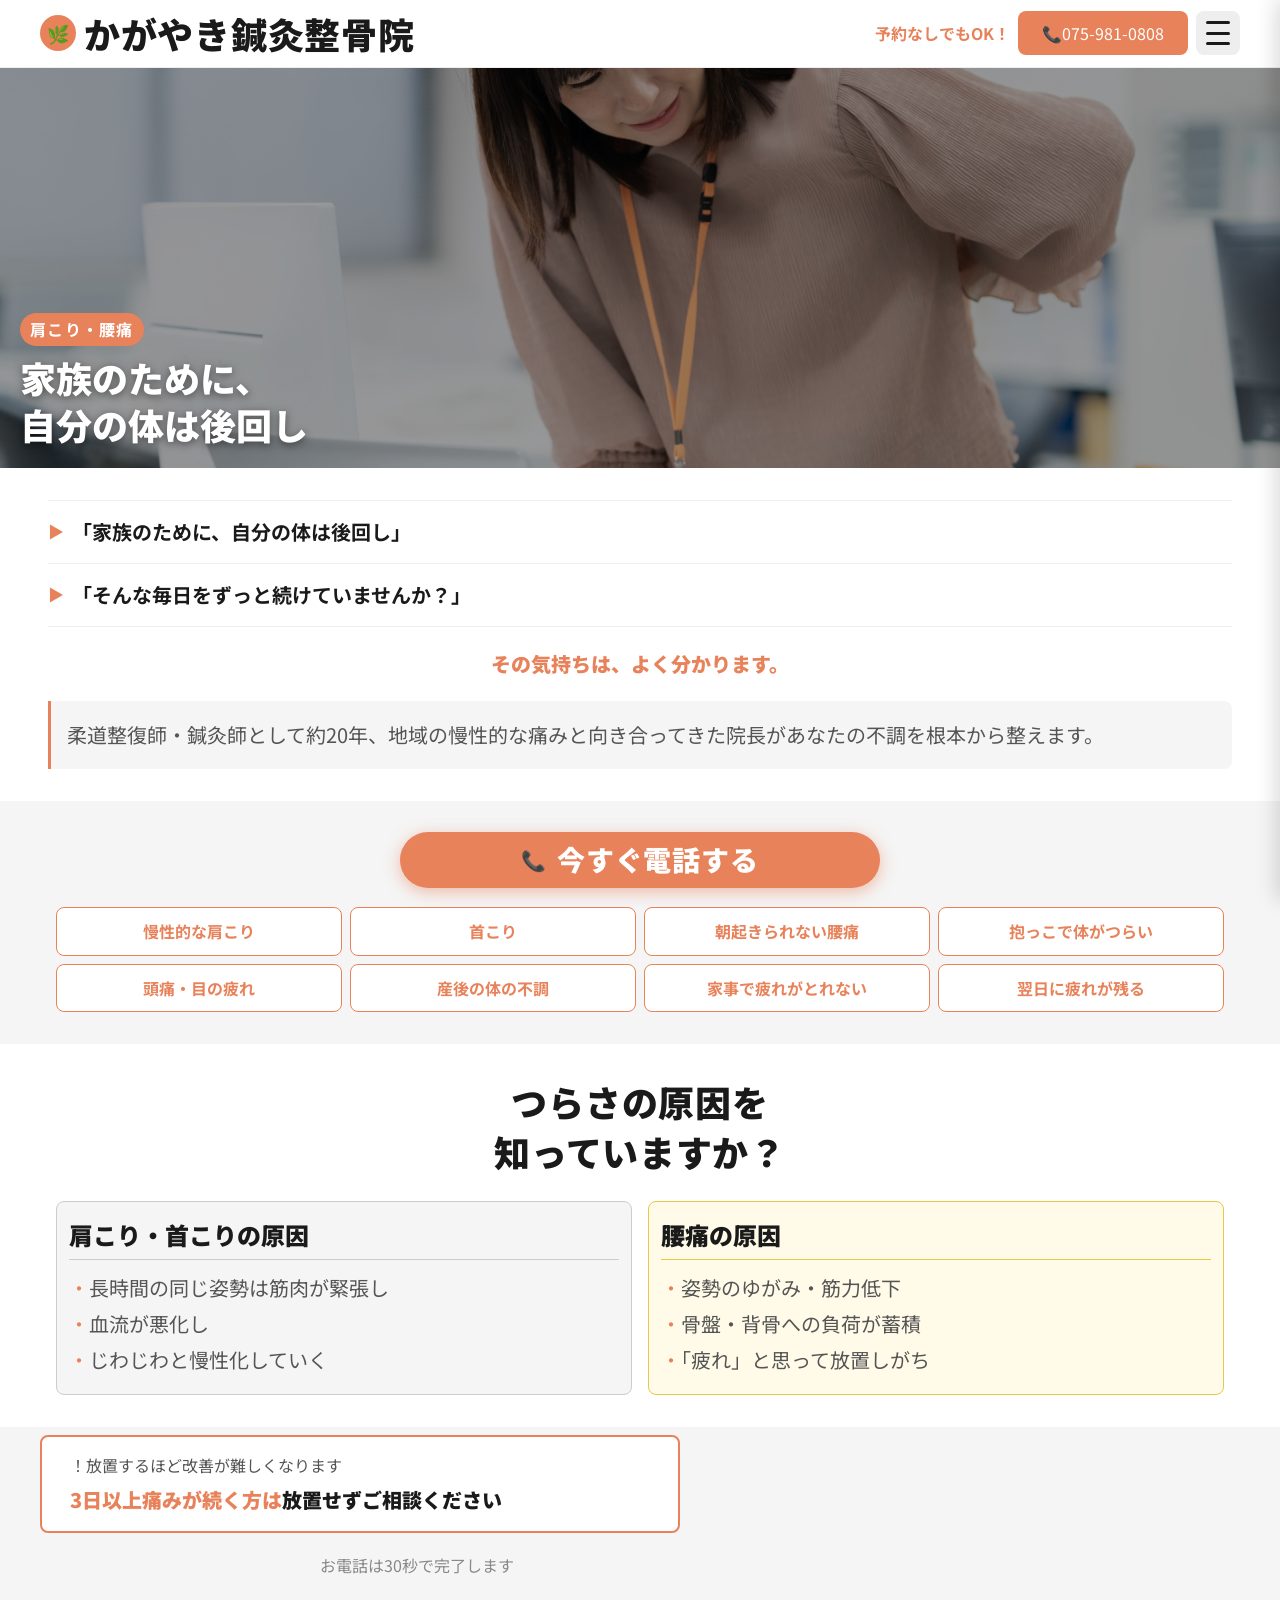
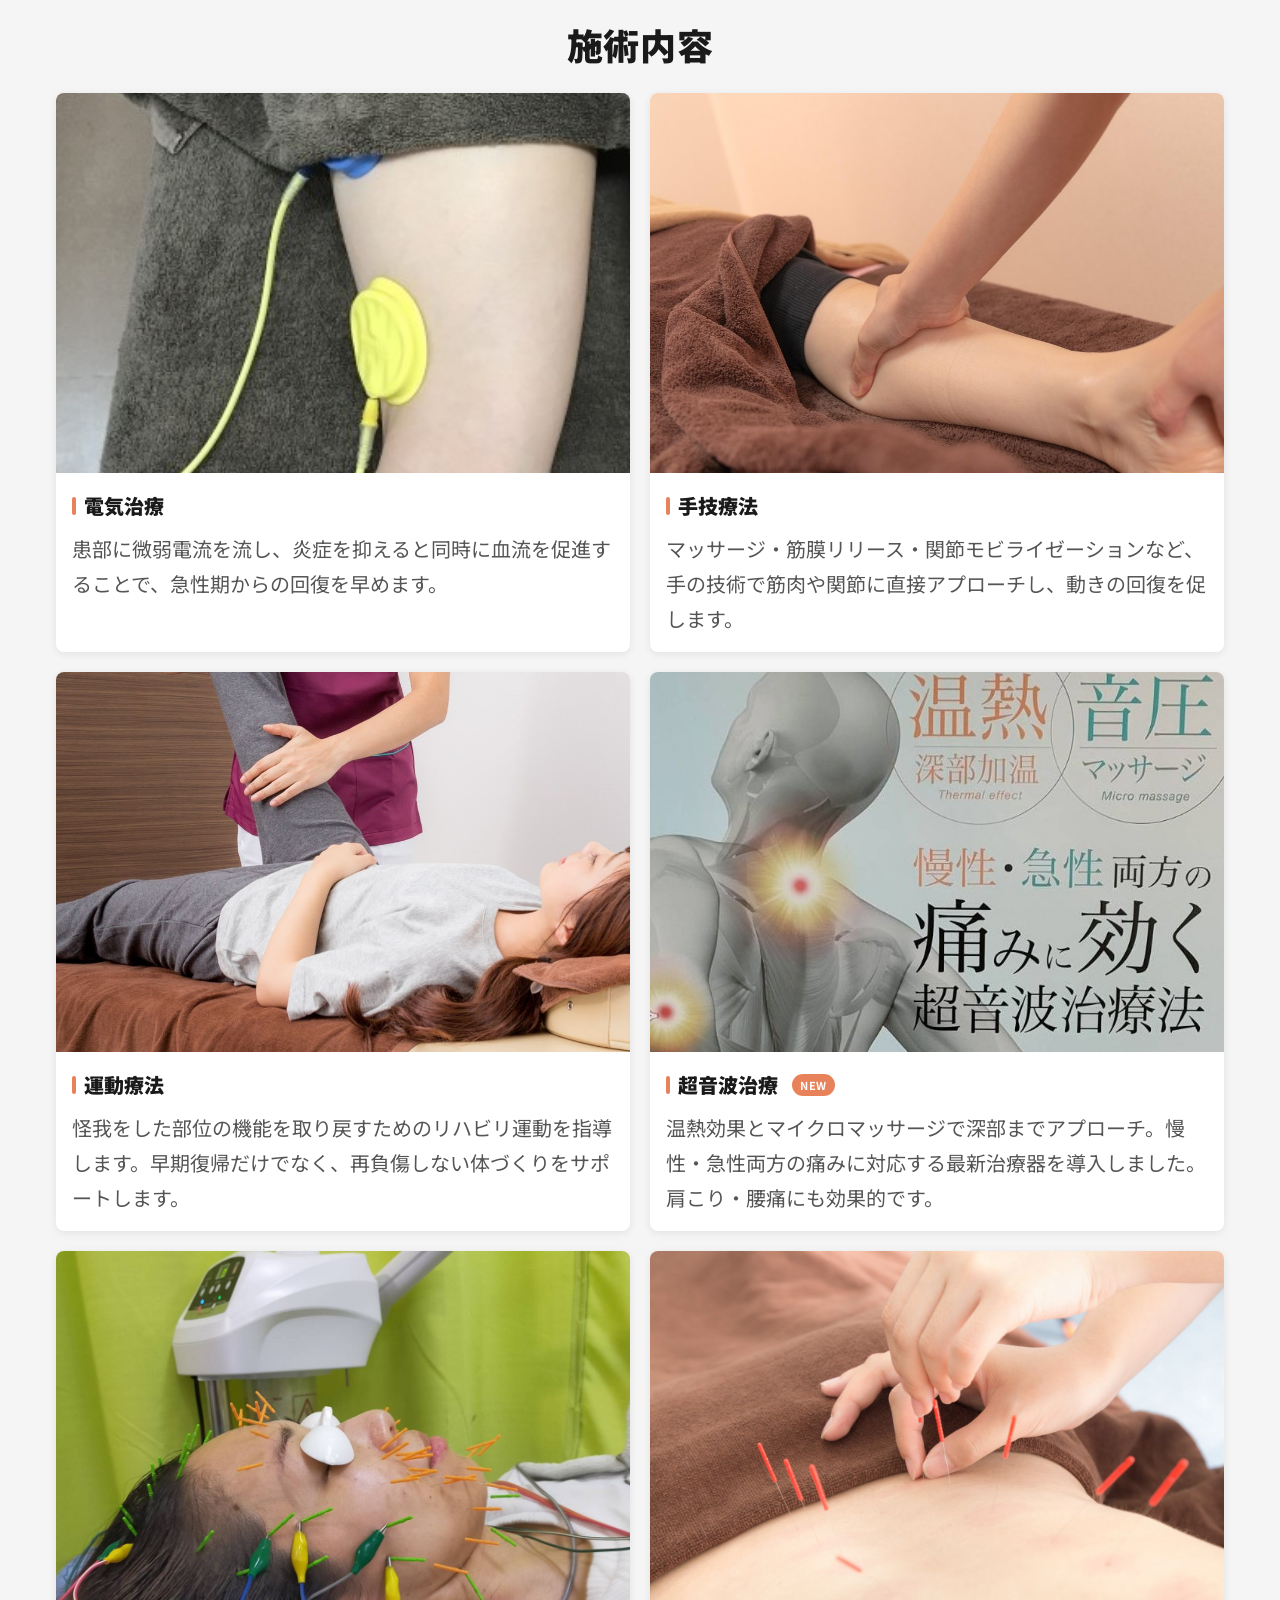
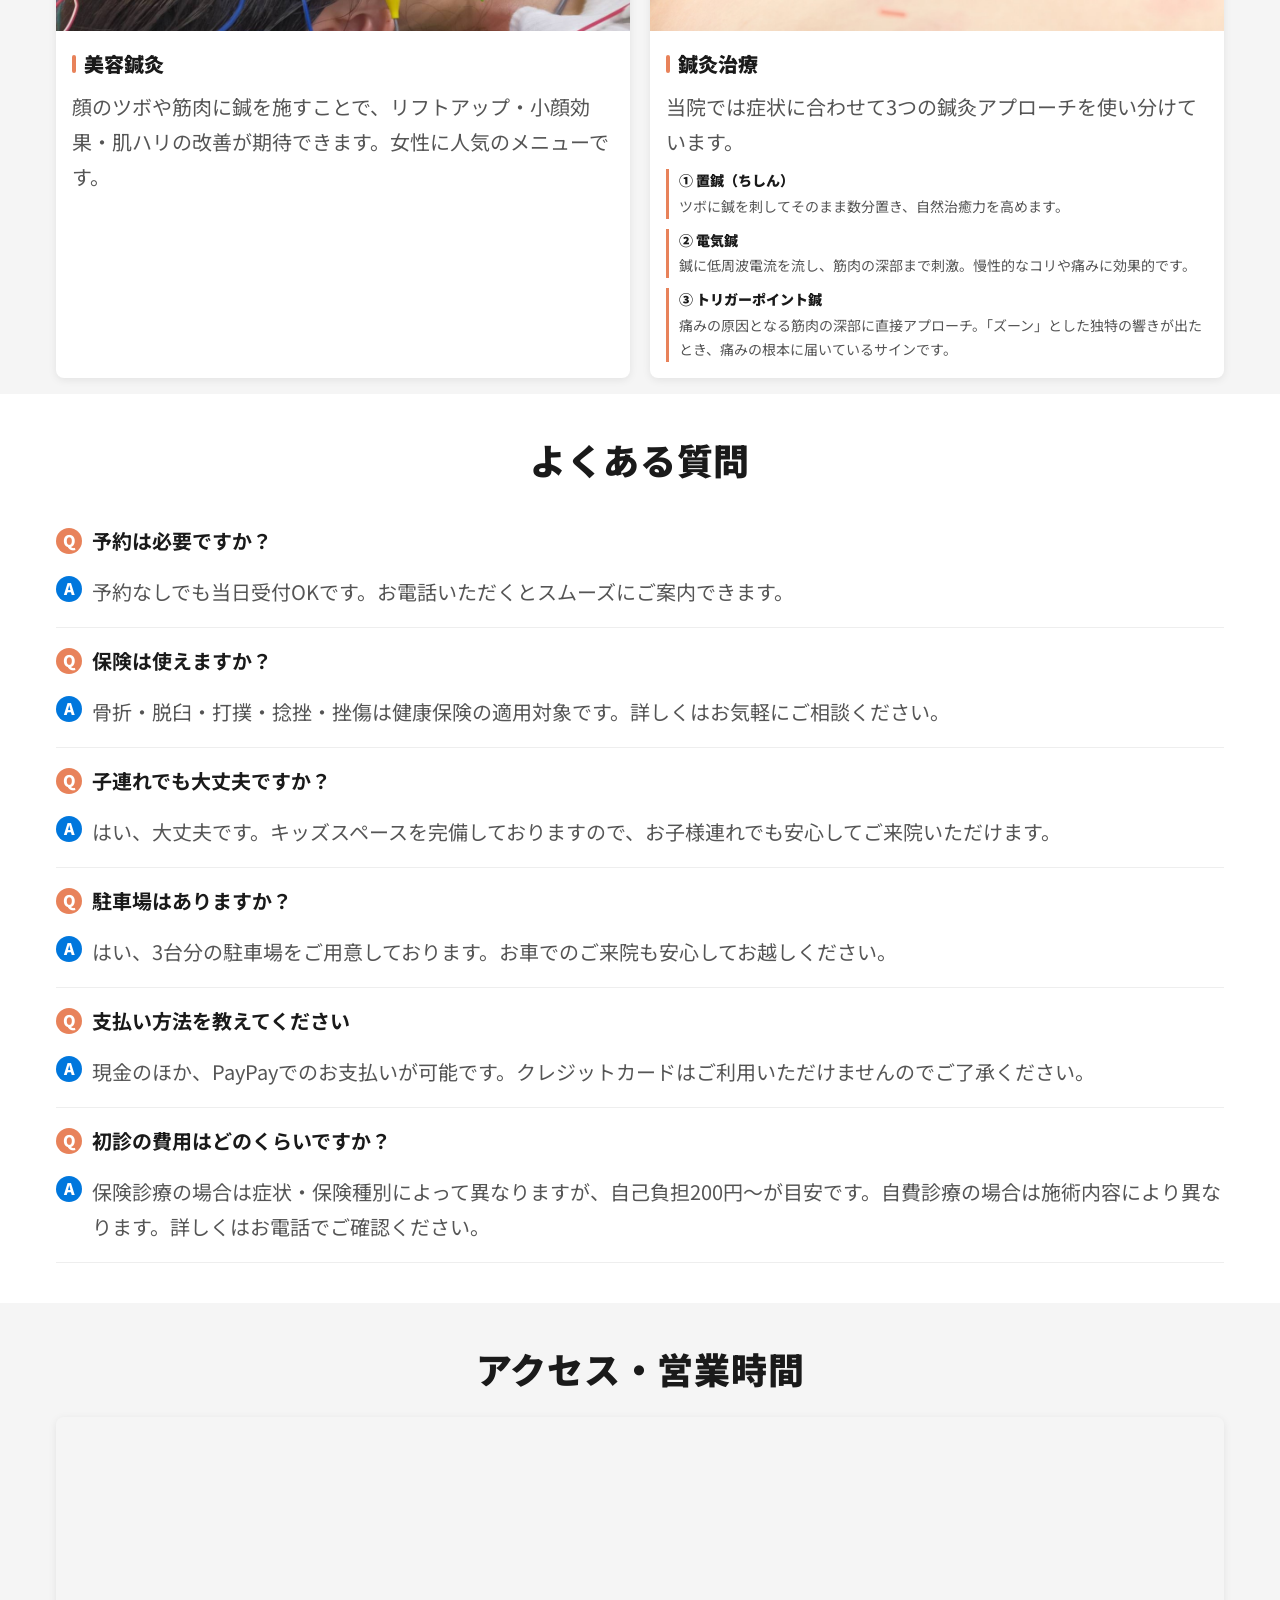
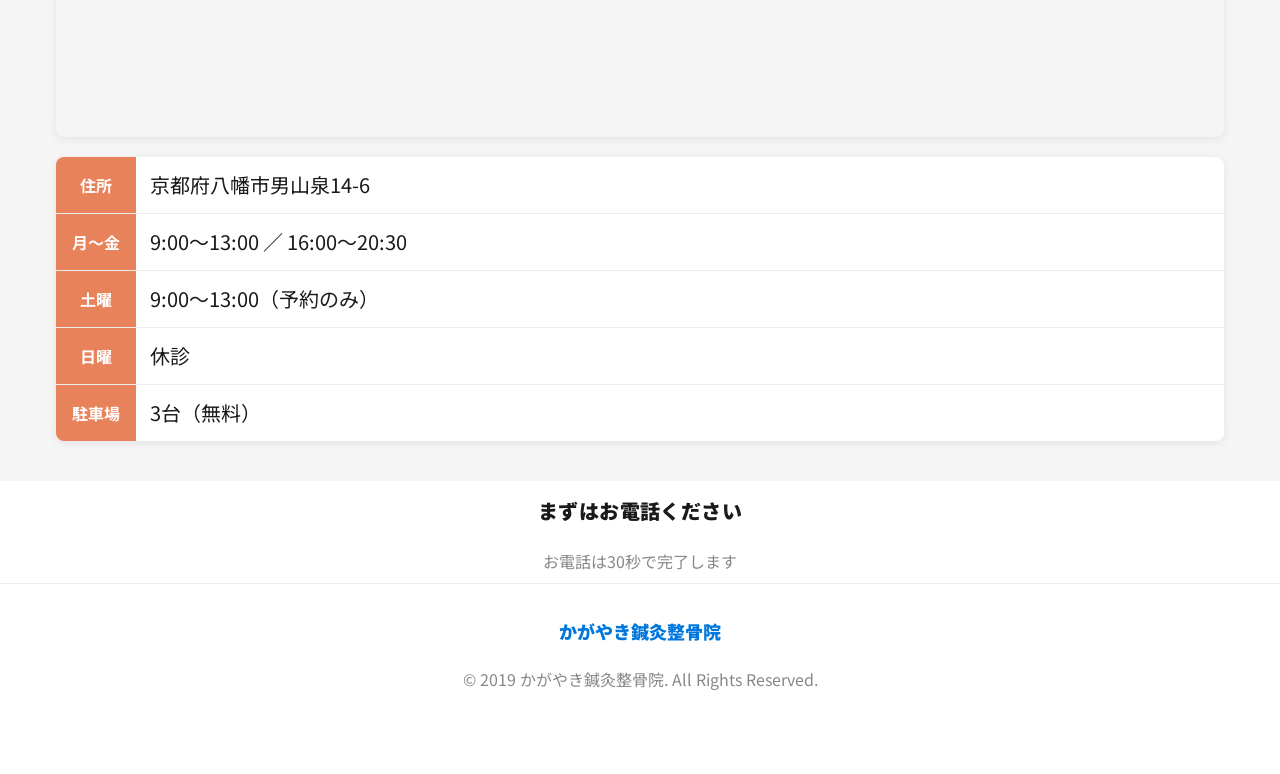
<file: shoulder.html>
<!DOCTYPE html>
<html lang="ja">
<head>
  <meta charset="UTF-8" />
  <meta name="viewport" content="width=device-width, initial-scale=1.0" />
  <title>肩こり・腰痛・子育て世代｜かがやき鍼灸整骨院（八幡市）</title>
  <meta name="description" content="肩こり・腰痛・産後の不調にお悩みの方へ。子連れOK・キッズスペース完備。柔道整復師・鍼灸師の院長が慢性疼痛を根本から改善。京都府八幡市のかがやき鍼灸整骨院。" />
  <link rel="canonical" href="https://kagayaki-seikotsuin.jp/shoulder.html" />
  <link rel="icon" type="image/svg+xml" href="img/favicon.svg" />
  <link rel="apple-touch-icon" href="img/apple-touch-icon.png" />
  <meta property="og:title" content="肩こり・腰痛・子育て世代｜かがやき鍼灸整骨院（八幡市）" />
  <meta property="og:description" content="肩こり・腰痛・産後の不調。子連れOK・キッズスペース完備。慢性的な痛みを根本から改善します。" />
  <meta property="og:image" content="https://kagayaki-seikotsuin.jp/img/ogp_shoulder.jpg" />
  <meta property="og:type" content="website" />
  <meta property="og:url" content="https://kagayaki-seikotsuin.jp/shoulder.html" />
  <meta property="og:locale" content="ja_JP" />
  <meta property="og:site_name" content="かがやき鍼灸整骨院" />
  <link rel="preconnect" href="https://fonts.googleapis.com" />
  <link rel="preconnect" href="https://fonts.gstatic.com" crossorigin />
  <link href="https://fonts.googleapis.com/css2?family=Noto+Sans+JP:wght@400;500;700;900&display=swap" rel="stylesheet" />
  <link rel="stylesheet" href="style.css" />

  <!-- Google tag (gtag.js) - GA4 -->
  <!-- 測定ID: 院長のGoogleアカウントで取得後 G-XXXXXXXXXX を差し替えてください -->
  <script async src="https://www.googletagmanager.com/gtag/js?id=G-XXXXXXXXXX"></script>
  <script>
    window.dataLayer = window.dataLayer || [];
    function gtag(){dataLayer.push(arguments);}
    gtag('js', new Date());
    gtag('config', 'G-XXXXXXXXXX');
  </script>

  <!-- Google Search Console 認証 -->
  <!-- 認証コード取得後に content="" 内を差し替えてください -->
  <meta name="google-site-verification" content="XXXXXXXXXX" />
</head>
<body>

  <!-- Header -->
  <header class="site-header">
    <div class="site-header__logo">
      <div class="site-header__logo-icon">🌿</div>
      <div class="site-header__logo-text">
        <a href="index.html" class="site-header__logo-name">かがやき鍼灸整骨院</a>
        
      </div>
    </div>
    <div class="site-header__right">
      <span class="site-header__notice">予約なしでもOK！</span>
      <a href="tel:075-981-0808" class="site-header__tel-btn">📞<span class="site-header__tel-num"> 075-981-0808</span></a>
      <button class="hamburger" id="hamburger" aria-label="メニューを開く"><span></span><span></span><span></span></button>
    </div>
  </header>

  <!-- ドロワーメニュー -->
  <nav class="drawer" id="drawer">
    <ul class="drawer__list">
      <li><a href="index.html" class="drawer__item">🏠 トップページ</a></li>
      <li><a href="first.html" class="drawer__item">初めての方へ</a></li>
      <li><a href="sports.html" class="drawer__item">スポーツ外傷・障害</a></li>
      <li><a href="shoulder.html" class="drawer__item">肩こり・腰痛</a></li>
      <li><a href="visit.html" class="drawer__item">無料送迎・訪問診療</a></li>
      <li><a href="ryokin.html" class="drawer__item">料金一覧</a></li>
    </ul>
  </nav>
  <div class="drawer-overlay" id="drawerOverlay"></div>

  <!-- Hero -->
  <section class="page-hero">
    <div class="page-hero__placeholder page-hero__placeholder--shoulder">
      <img src="img/shoulder_hero.jpg" alt="肩こり・腰痛" onerror="this.style.display='none'" />
    </div>
    <div class="page-hero__overlay">
      <span class="page-hero__tag">肩こり・腰痛</span>
      <h1 class="page-hero__title">家族のために、<br />自分の体は後回し</h1>
    </div>
  </section>

  <!-- 共感コピー -->
  <section class="sympathy">
    <div class="container">
      <ul class="sympathy__list">
        <li class="sympathy__item">「家族のために、自分の体は後回し」</li>
        <li class="sympathy__item">「そんな毎日をずっと続けていませんか？」</li>
      </ul>
      <p class="sympathy__message">その気持ちは、よく分かります。</p>
      <div class="sympathy__doctor">
        柔道整復師・鍼灸師として約20年、地域の慢性的な痛みと向き合ってきた院長があなたの不調を根本から整えます。
      </div>
    </div>
  </section>

  <!-- こんな症状 -->
  <section class="symptoms-section">
    <div class="container">
      <h2 class="section-title">こんな症状ありませんか</h2>
      <div class="symptoms-grid">
        <div class="symptom-tag">慢性的な肩こり</div>
        <div class="symptom-tag">首こり</div>
        <div class="symptom-tag">朝起きられない腰痛</div>
        <div class="symptom-tag">抱っこで体がつらい</div>
        <div class="symptom-tag">頭痛・目の疲れ</div>
        <div class="symptom-tag">産後の体の不調</div>
        <div class="symptom-tag">家事で疲れがとれない</div>
        <div class="symptom-tag">翌日に疲れが残る</div>
      </div>
    </div>
  </section>

  <!-- 原因比較ボックス -->
  <section class="compare-section">
    <div class="container">
      <h2 class="section-title">つらさの原因を<br />知っていますか？</h2>
      <div class="compare-box">
        <div class="compare-card compare-card--gray">
          <p class="compare-card__title">肩こり・首こりの原因</p>
          <p class="compare-card__item">長時間の同じ姿勢は筋肉が緊張し</p>
          <p class="compare-card__item">血流が悪化し</p>
          <p class="compare-card__item">じわじわと慢性化していく</p>
        </div>
        <div class="compare-card compare-card--yellow">
          <p class="compare-card__title">腰痛の原因</p>
          <p class="compare-card__item">姿勢のゆがみ・筋力低下</p>
          <p class="compare-card__item">骨盤・背骨への負荷が蓄積</p>
          <p class="compare-card__item">「疲れ」と思って放置しがち</p>
        </div>
      </div>
    </div>
  </section>

  <!-- 寄り添い＋CTA統合ブロック -->
  <section class="section section--gray section--tight">
    <div class="container">
      <div class="appeal-block">
        <p class="appeal-block__lead">！放置するほど改善が難しくなります</p>
        <p class="appeal-block__title"><span>3日以上痛みが続く方は</span>放置せずご相談ください</p>
      </div>
      <div class="appeal-cta">
        <p class="micro-copy">お電話は30秒で完了します</p>
      </div>
    </div>
  </section>

  <!-- 施術内容 -->
  <section class="treatment-section">
    <div class="container">
      <h2 class="section-title">施術内容</h2>
      <ul class="treatment-list">
        <li class="treatment-card">
          <div class="treatment-card__img-wrap">
            <img src="img/treatment_denki.jpg" alt="電気治療" onerror="this.parentElement.outerHTML='<div class=\'treatment-card__placeholder\' style=\'background:#e8f4fd\'>⚡</div>'" />
          </div>
          <div class="treatment-card__body">
            <h3 class="treatment-card__title">電気治療</h3>
            <p class="treatment-card__text">患部に微弱電流を流し、炎症を抑えると同時に血流を促進することで、急性期からの回復を早めます。</p>
          </div>
        </li>
        <li class="treatment-card">
          <div class="treatment-card__img-wrap">
            <img src="img/treatment_shuki.jpg" alt="手技療法" onerror="this.parentElement.outerHTML='<div class=\'treatment-card__placeholder\' style=\'background:#fff0e8\'>🤲</div>'" />
          </div>
          <div class="treatment-card__body">
            <h3 class="treatment-card__title">手技療法</h3>
            <p class="treatment-card__text">マッサージ・筋膜リリース・関節モビライゼーションなど、手の技術で筋肉や関節に直接アプローチし、動きの回復を促します。</p>
          </div>
        </li>
        <li class="treatment-card">
          <div class="treatment-card__img-wrap">
            <img src="img/treatment_undo.jpg" alt="運動療法" onerror="this.parentElement.outerHTML='<div class=\'treatment-card__placeholder\' style=\'background:#f8f0ff\'>🏋️</div>'" />
          </div>
          <div class="treatment-card__body">
            <h3 class="treatment-card__title">運動療法</h3>
            <p class="treatment-card__text">怪我をした部位の機能を取り戻すためのリハビリ運動を指導します。早期復帰だけでなく、再負傷しない体づくりをサポートします。</p>
          </div>
        </li>
        <li class="treatment-card">
          <div class="treatment-card__img-wrap treatment-card__img-wrap--top">
            <img src="img/treatment_ultrasound.jpg" alt="超音波治療" onerror="this.parentElement.outerHTML='<div class=\'treatment-card__placeholder\' style=\'background:#e8f4fd\'>〜</div>'" />
          </div>
          <div class="treatment-card__body">
            <h3 class="treatment-card__title">超音波治療 <span class="treatment-card__new">NEW</span></h3>
            <p class="treatment-card__text">温熱効果とマイクロマッサージで深部までアプローチ。慢性・急性両方の痛みに対応する最新治療器を導入しました。肩こり・腰痛にも効果的です。</p>
          </div>
        </li>
        <li class="treatment-card">
          <div class="treatment-card__img-wrap">
            <img src="img/treatment_beauty.jpg" alt="美容鍼灸" onerror="this.parentElement.outerHTML='<div class=\'treatment-card__placeholder\' style=\'background:#fce8f8\'>✨</div>'" />
          </div>
          <div class="treatment-card__body">
            <h3 class="treatment-card__title">美容鍼灸</h3>
            <p class="treatment-card__text">顔のツボや筋肉に鍼を施すことで、リフトアップ・小顔効果・肌ハリの改善が期待できます。女性に人気のメニューです。</p>
          </div>
        </li>
        <li class="treatment-card">
          <div class="treatment-card__img-wrap">
            <img src="img/treatment_shinkyu.jpg" alt="鍼灸治療" onerror="this.parentElement.outerHTML='<div class=\'treatment-card__placeholder\' style=\'background:#fff8e8\'>🪡</div>'" />
          </div>
          <div class="treatment-card__body">
            <h3 class="treatment-card__title">鍼灸治療</h3>
            <p class="treatment-card__text">当院では症状に合わせて3つの鍼灸アプローチを使い分けています。</p>
            <ul class="treatment-card__list">
              <li>
                <span class="treatment-card__list-title">① 置鍼（ちしん）</span>
                ツボに鍼を刺してそのまま数分置き、自然治癒力を高めます。
              </li>
              <li>
                <span class="treatment-card__list-title">② 電気鍼</span>
                鍼に低周波電流を流し、筋肉の深部まで刺激。慢性的なコリや痛みに効果的です。
              </li>
              <li>
                <span class="treatment-card__list-title">③ トリガーポイント鍼</span>
                痛みの原因となる筋肉の深部に直接アプローチ。「ズーン」とした独特の響きが出たとき、痛みの根本に届いているサインです。
              </li>
            </ul>
          </div>
        </li>
      </ul>
    </div>
  </section>


  <!-- よくある質問 -->
  <section class="faq-section" id="faq">
    <div class="container">
      <h2 class="section-title">よくある質問</h2>
      <ul class="faq-list">
        <li class="faq-item">
          <div class="faq-question">
            <span class="faq-q-label">Q</span>
            <span class="faq-question__text">予約は必要ですか？</span>
          </div>
          <div class="faq-answer">
            <span class="faq-a-label">A</span>
            <p class="faq-answer__text">予約なしでも当日受付OKです。お電話いただくとスムーズにご案内できます。</p>
          </div>
        </li>
        <li class="faq-item">
          <div class="faq-question">
            <span class="faq-q-label">Q</span>
            <span class="faq-question__text">保険は使えますか？</span>
          </div>
          <div class="faq-answer">
            <span class="faq-a-label">A</span>
            <p class="faq-answer__text">骨折・脱臼・打撲・捻挫・挫傷は健康保険の適用対象です。詳しくはお気軽にご相談ください。</p>
          </div>
        </li>
        <li class="faq-item">
          <div class="faq-question">
            <span class="faq-q-label">Q</span>
            <span class="faq-question__text">子連れでも大丈夫ですか？</span>
          </div>
          <div class="faq-answer">
            <span class="faq-a-label">A</span>
            <p class="faq-answer__text">はい、大丈夫です。キッズスペースを完備しておりますので、お子様連れでも安心してご来院いただけます。</p>
          </div>
        </li>
        <li class="faq-item">
          <div class="faq-question">
            <span class="faq-q-label">Q</span>
            <span class="faq-question__text">駐車場はありますか？</span>
          </div>
          <div class="faq-answer">
            <span class="faq-a-label">A</span>
            <p class="faq-answer__text">はい、3台分の駐車場をご用意しております。お車でのご来院も安心してお越しください。</p>
          </div>
        </li>
        <li class="faq-item">
          <div class="faq-question">
            <span class="faq-q-label">Q</span>
            <span class="faq-question__text">支払い方法を教えてください</span>
          </div>
          <div class="faq-answer">
            <span class="faq-a-label">A</span>
            <p class="faq-answer__text">現金のほか、PayPayでのお支払いが可能です。クレジットカードはご利用いただけませんのでご了承ください。</p>
          </div>
        </li>
        <li class="faq-item">
          <div class="faq-question">
            <span class="faq-q-label">Q</span>
            <span class="faq-question__text">初診の費用はどのくらいですか？</span>
          </div>
          <div class="faq-answer">
            <span class="faq-a-label">A</span>
            <p class="faq-answer__text">保険診療の場合は症状・保険種別によって異なりますが、自己負担200円〜が目安です。自費診療の場合は施術内容により異なります。詳しくはお電話でご確認ください。</p>
          </div>
        </li>
      </ul>
    </div>
  </section>

  <!-- アクセス・営業時間 -->
  <section class="access-section" id="access">
    <div class="container">
      <h2 class="section-title">アクセス・営業時間</h2>
      <div class="access-map">
        <iframe
          src="https://www.google.com/maps/embed?pb=!1m18!1m12!1m3!1d816.8!2d135.6938173!3d34.8623543!2m3!1f0!2f0!3f0!3m2!1i1024!2i768!4f13.1!3m3!1m2!1s0x60011b403ea7c5e1%3A0x57f7c757bf854acf!2z5Lmd5pyo6Y244pGY5bqX5pW05piD5pW45YyW77yR77yU!5e0!3m2!1sja!2sjp!4v1234567890"
          allowfullscreen
          loading="lazy"
          referrerpolicy="no-referrer-when-downgrade"
          title="かがやき鍼灸整骨院 地図">
        </iframe>
      </div>
      <div class="access-info">
        <div class="access-row">
          <span class="access-row__label">住所</span>
          <span class="access-row__value">京都府八幡市男山泉14-6</span>
        </div>
        <div class="access-row">
          <span class="access-row__label">月〜金</span>
          <span class="access-row__value">9:00〜13:00 ／ 16:00〜20:30</span>
        </div>
        <div class="access-row">
          <span class="access-row__label">土曜</span>
          <span class="access-row__value">9:00〜13:00（予約のみ）</span>
        </div>
        <div class="access-row">
          <span class="access-row__label">日曜</span>
          <span class="access-row__value">休診</span>
        </div>
        <div class="access-row">
          <span class="access-row__label">駐車場</span>
          <span class="access-row__value">3台（無料）</span>
        </div>
      </div>
    </div>
  </section>

  <!-- CTA 最後 -->
  <div class="cta-block">
    <div class="container">
      <h2 class="section-title section-title--cta">まずはお電話ください</h2>
      <p class="micro-copy">お電話は30秒で完了します</p>
    </div>
  </div>

  <!-- Footer -->
  <footer class="site-footer">
    <p class="site-footer__logo">かがやき鍼灸整骨院</p>
    <p class="site-footer__copy">© 2019 かがやき鍼灸整骨院. All Rights Reserved.</p>
  </footer>


  <a href="tel:075-981-0808" class="sticky-cta">
    <span class="sticky-cta__icon">📞</span>
    今すぐ電話する
  </a>

  <script src="script.js"></script>
</body>
</html>
</file>
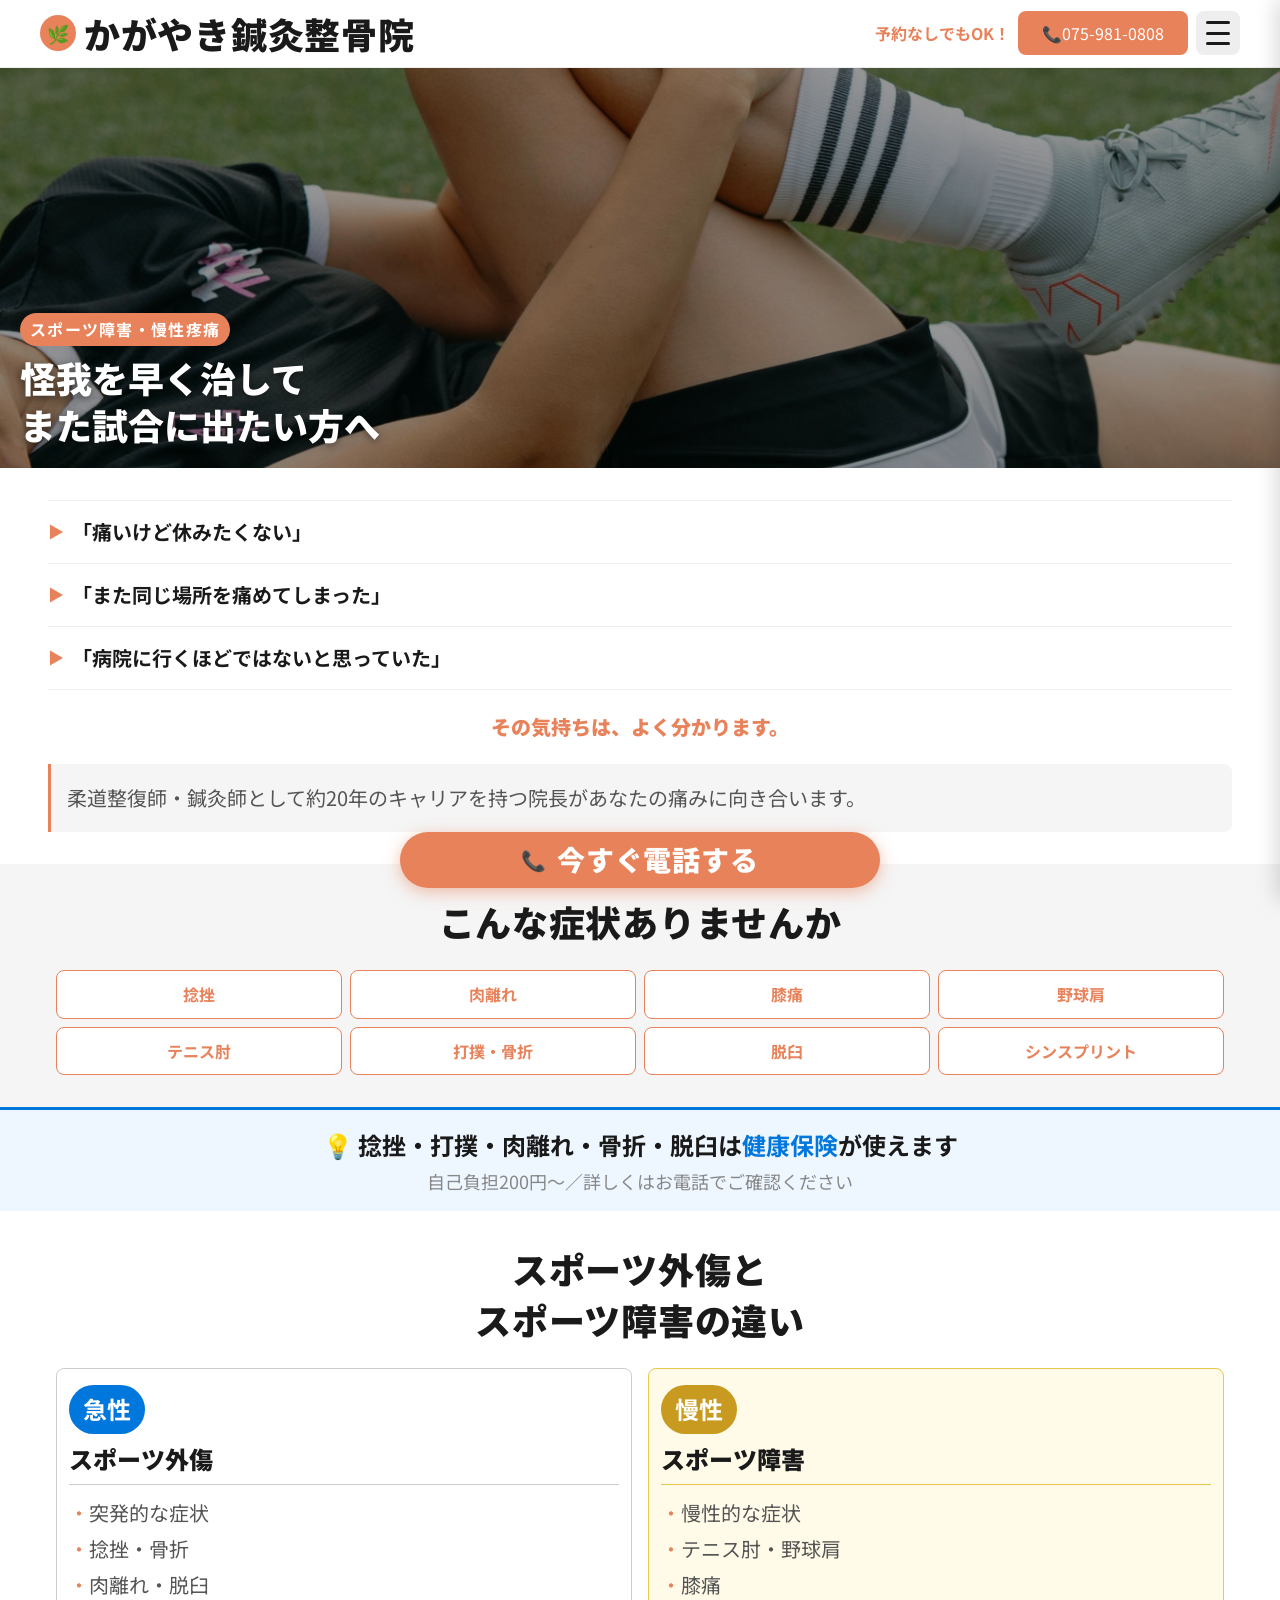
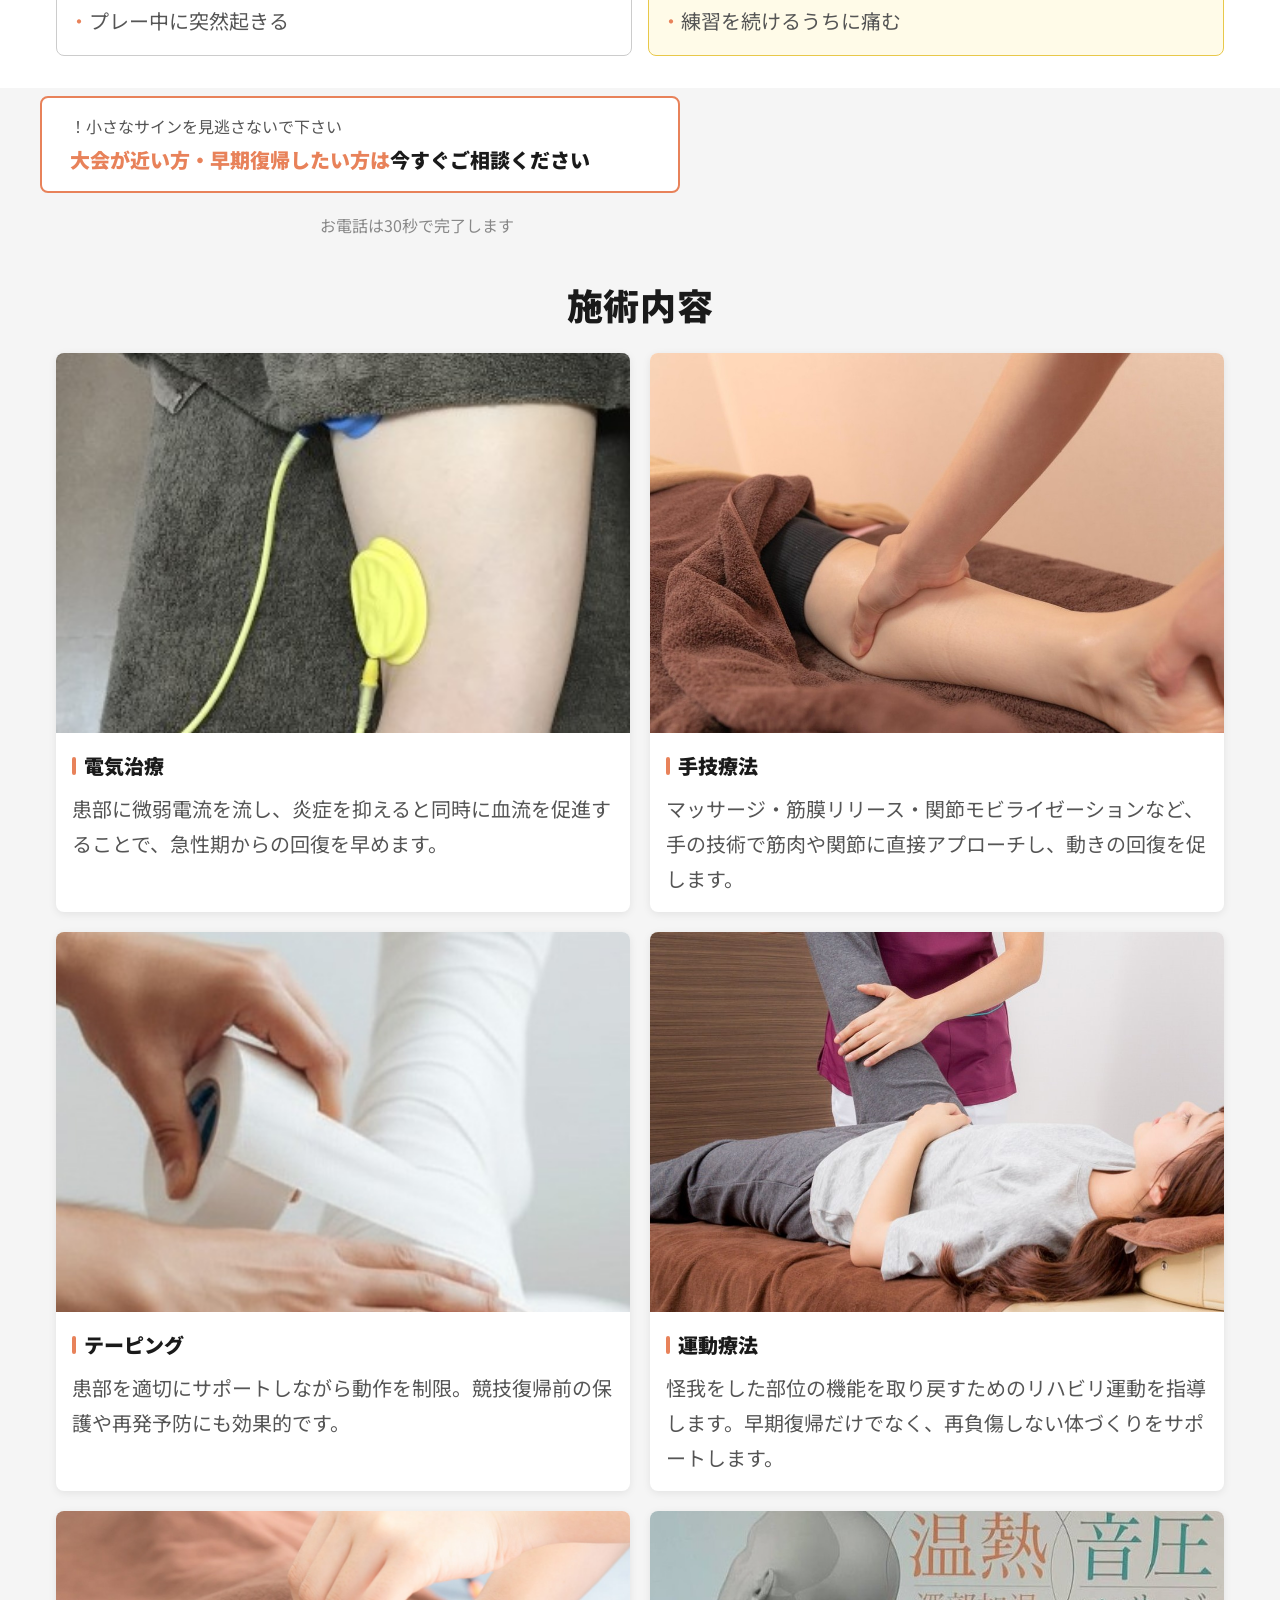
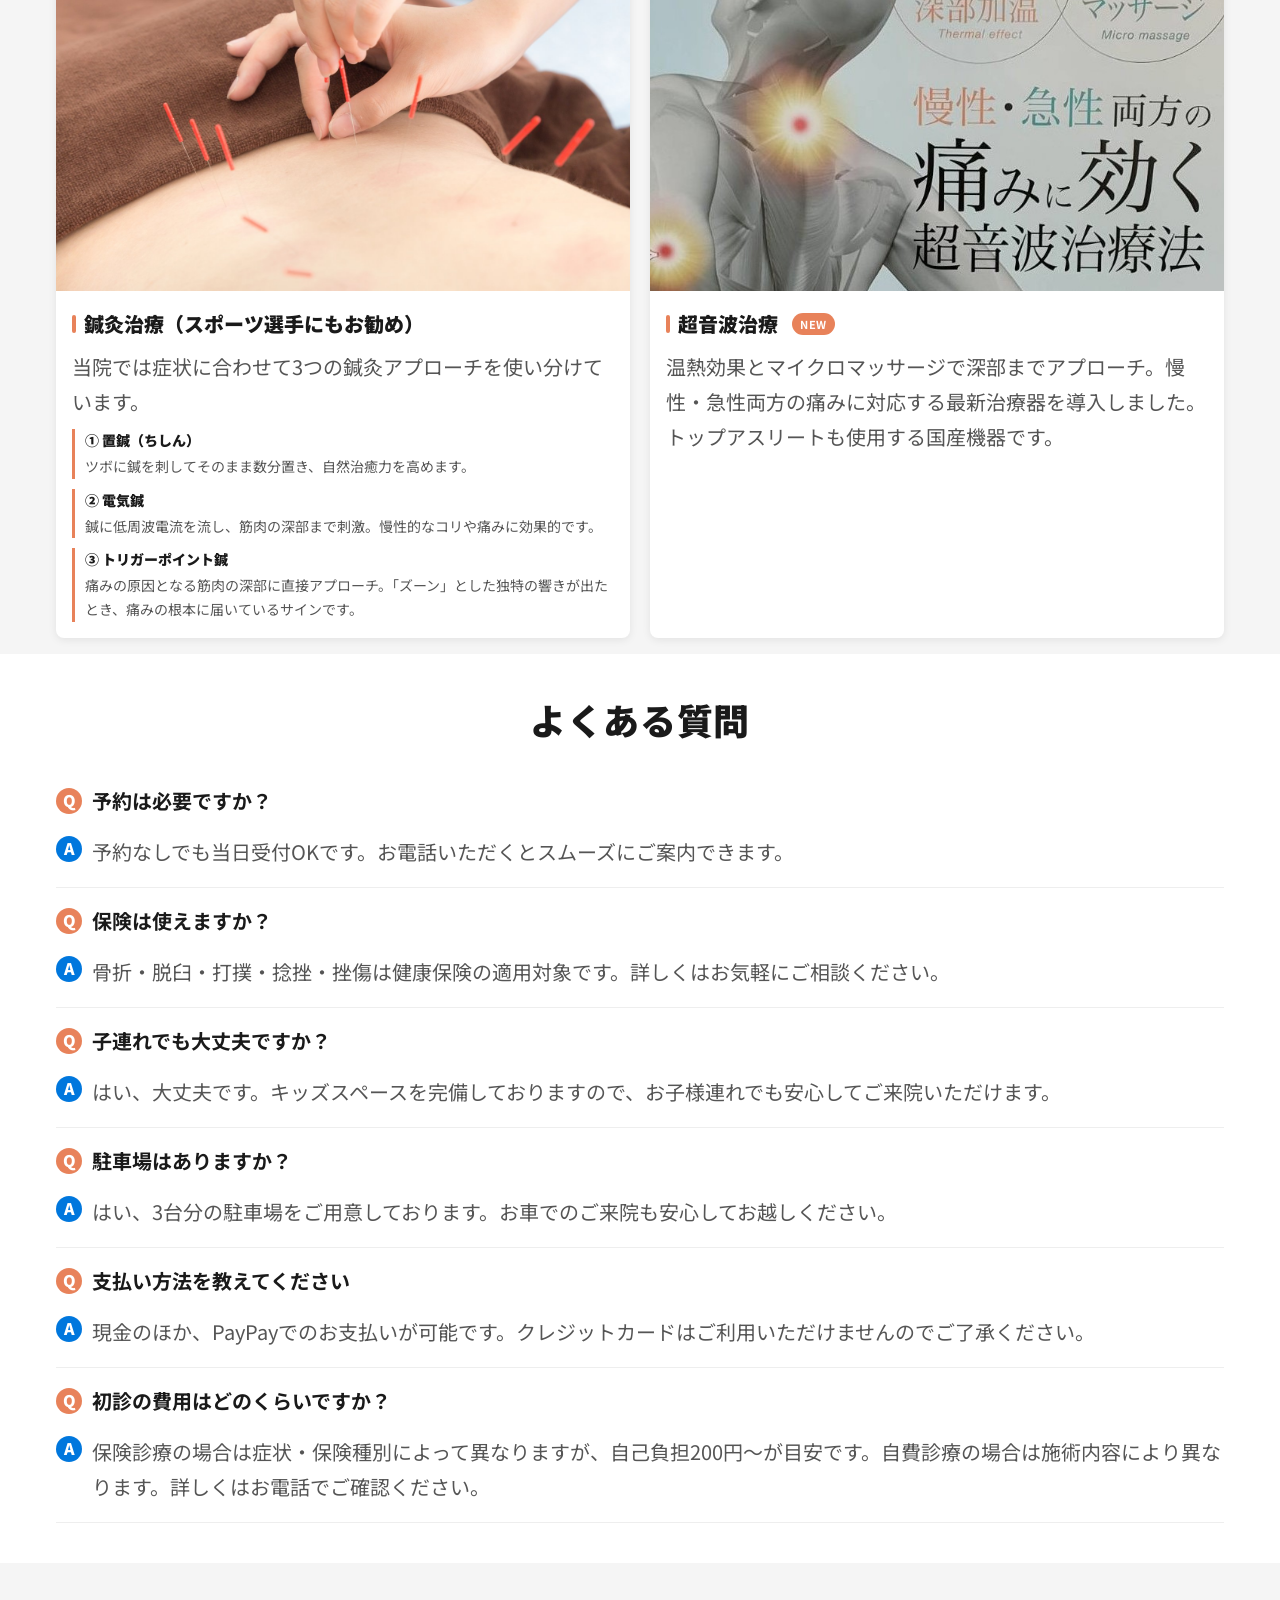
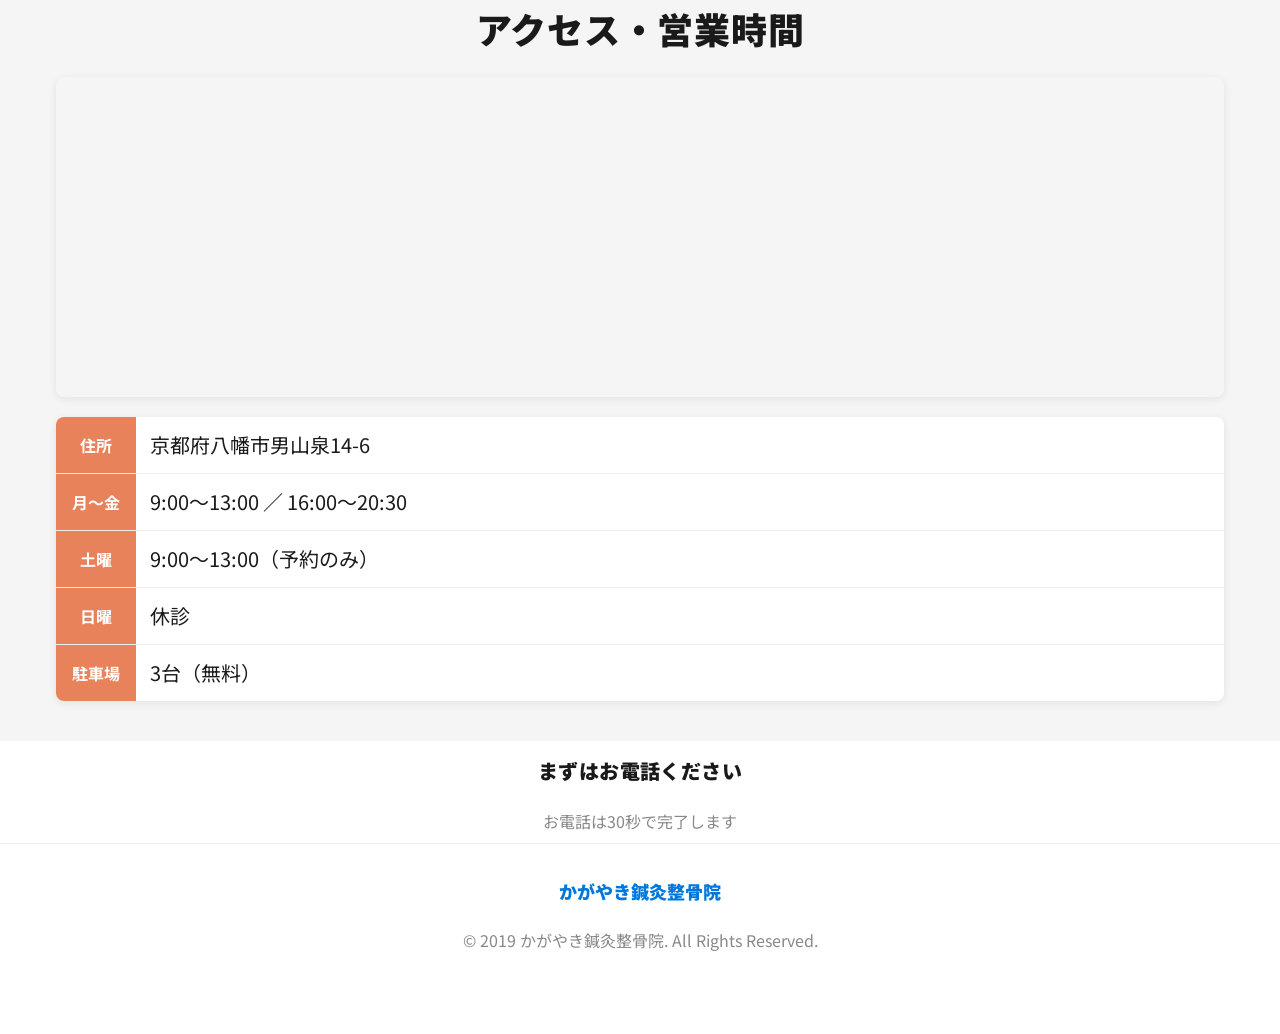
<file: sports.html>
<!DOCTYPE html>
<html lang="ja">
<head>
  <meta charset="UTF-8" />
  <meta name="viewport" content="width=device-width, initial-scale=1.0" />
  <title>スポーツ外傷・障害｜かがやき鍼灸整骨院（八幡市）</title>
  <meta name="description" content="部活・スポーツの怪我を早く治したい方へ。捻挫・肉離れ・野球肩・テニス肘・膝痛など柔道整復師・鍼灸師の院長が対応。大会前の早期復帰もご相談ください。京都府八幡市。" />
  <link rel="canonical" href="https://kagayaki-seikotsuin.jp/sports.html" />
  <link rel="icon" type="image/svg+xml" href="img/favicon.svg" />
  <link rel="apple-touch-icon" href="img/apple-touch-icon.png" />
  <meta property="og:title" content="スポーツ外傷・障害｜かがやき鍼灸整骨院（八幡市）" />
  <meta property="og:description" content="部活・スポーツの怪我を早く治したい方へ。捻挫・肉離れ・野球肩・テニス肘・膝痛など対応。大会前の早期復帰もご相談ください。" />
  <meta property="og:image" content="https://kagayaki-seikotsuin.jp/img/ogp_sports.jpg" />
  <meta property="og:type" content="website" />
  <meta property="og:url" content="https://kagayaki-seikotsuin.jp/sports.html" />
  <meta property="og:locale" content="ja_JP" />
  <meta property="og:site_name" content="かがやき鍼灸整骨院" />
  <link rel="preconnect" href="https://fonts.googleapis.com" />
  <link rel="preconnect" href="https://fonts.gstatic.com" crossorigin />
  <link href="https://fonts.googleapis.com/css2?family=Noto+Sans+JP:wght@400;500;700;900&display=swap" rel="stylesheet" />
  <link rel="stylesheet" href="style.css" />

  <!-- Google tag (gtag.js) - GA4 -->
  <!-- 測定ID: 院長のGoogleアカウントで取得後 G-XXXXXXXXXX を差し替えてください -->
  <script async src="https://www.googletagmanager.com/gtag/js?id=G-XXXXXXXXXX"></script>
  <script>
    window.dataLayer = window.dataLayer || [];
    function gtag(){dataLayer.push(arguments);}
    gtag('js', new Date());
    gtag('config', 'G-XXXXXXXXXX');
  </script>

  <!-- Google Search Console 認証 -->
  <!-- 認証コード取得後に content="" 内を差し替えてください -->
  <meta name="google-site-verification" content="XXXXXXXXXX" />
</head>
<body>

  <!-- Header -->
  <header class="site-header">
    <div class="site-header__logo">
      <div class="site-header__logo-icon">🌿</div>
      <div class="site-header__logo-text">
        <a href="index.html" class="site-header__logo-name">かがやき鍼灸整骨院</a>
        
      </div>
    </div>
    <div class="site-header__right">
      <span class="site-header__notice">予約なしでもOK！</span>
      <a href="tel:075-981-0808" class="site-header__tel-btn">📞<span class="site-header__tel-num"> 075-981-0808</span></a>
      <button class="hamburger" id="hamburger" aria-label="メニューを開く"><span></span><span></span><span></span></button>
    </div>
  </header>

  <!-- ドロワーメニュー -->
  <nav class="drawer" id="drawer">
    <ul class="drawer__list">
      <li><a href="index.html" class="drawer__item">🏠 トップページ</a></li>
      <li><a href="first.html" class="drawer__item">初めての方へ</a></li>
      <li><a href="sports.html" class="drawer__item">スポーツ外傷・障害</a></li>
      <li><a href="shoulder.html" class="drawer__item">肩こり・腰痛</a></li>
      <li><a href="visit.html" class="drawer__item">無料送迎・訪問診療</a></li>
      <li><a href="ryokin.html" class="drawer__item">料金一覧</a></li>
    </ul>
  </nav>
  <div class="drawer-overlay" id="drawerOverlay"></div>

  <!-- Hero -->
  <section class="page-hero">
    <div class="page-hero__placeholder page-hero__placeholder--sports">
      <img src="img/sports_hero.jpg" alt="スポーツ外傷・障害" class="page-hero__img-wrap" onerror="this.style.display='none'" />
    </div>
    <div class="page-hero__overlay">
      <span class="page-hero__tag">スポーツ障害・慢性疼痛</span>
      <h1 class="page-hero__title">怪我を早く治して<br />また試合に出たい方へ</h1>
    </div>
  </section>

  <!-- 共感コピー -->
  <section class="sympathy">
    <div class="container">
      <ul class="sympathy__list">
        <li class="sympathy__item">「痛いけど休みたくない」</li>
        <li class="sympathy__item">「また同じ場所を痛めてしまった」</li>
        <li class="sympathy__item">「病院に行くほどではないと思っていた」</li>
      </ul>
      <p class="sympathy__message">その気持ちは、よく分かります。</p>
      <div class="sympathy__doctor">
        柔道整復師・鍼灸師として約20年のキャリアを持つ院長があなたの痛みに向き合います。
      </div>
    </div>
  </section>

  <!-- こんな症状 -->
  <section class="symptoms-section">
    <div class="container">
      <h2 class="section-title">こんな症状ありませんか</h2>
      <div class="symptoms-grid">
        <div class="symptom-tag">捻挫</div>
        <div class="symptom-tag">肉離れ</div>
        <div class="symptom-tag">膝痛</div>
        <div class="symptom-tag">野球肩</div>
        <div class="symptom-tag">テニス肘</div>
        <div class="symptom-tag">打撲・骨折</div>
        <div class="symptom-tag">脱臼</div>
        <div class="symptom-tag">シンスプリント</div>
      </div>
    </div>
  </section>

  <!-- 保険適用バナー -->
  <section class="insurance-banner">
    <div class="container">
      <p class="insurance-banner__text">
        💡 捻挫・打撲・肉離れ・骨折・脱臼は<strong>健康保険</strong>が使えます
      </p>
      <p class="insurance-banner__sub">自己負担200円〜／詳しくはお電話でご確認ください</p>
    </div>
  </section>

  <!-- 比較ボックス -->
  <section class="compare-section">
    <div class="container">
      <h2 class="section-title">スポーツ外傷と<br />スポーツ障害の違い</h2>
      <div class="compare-box">
        <div class="compare-card compare-card--white">
          <span class="compare-card__badge">急性</span>
          <p class="compare-card__title">スポーツ外傷</p>
          <p class="compare-card__item">突発的な症状</p>
          <p class="compare-card__item">捻挫・骨折</p>
          <p class="compare-card__item">肉離れ・脱臼</p>
          <p class="compare-card__item">プレー中に突然起きる</p>
        </div>
        <div class="compare-card compare-card--yellow">
          <span class="compare-card__badge">慢性</span>
          <p class="compare-card__title">スポーツ障害</p>
          <p class="compare-card__item">慢性的な症状</p>
          <p class="compare-card__item">テニス肘・野球肩</p>
          <p class="compare-card__item">膝痛</p>
          <p class="compare-card__item">練習を続けるうちに痛む</p>
        </div>
      </div>
    </div>
  </section>

  <!-- 寄り添い＋CTA統合ブロック -->
  <section class="section section--gray section--tight">
    <div class="container">
      <div class="appeal-block">
        <p class="appeal-block__lead">！小さなサインを見逃さないで下さい</p>
        <p class="appeal-block__title"><span>大会が近い方・早期復帰したい方は</span>今すぐご相談ください</p>
      </div>
      <div class="appeal-cta">
        <p class="micro-copy">お電話は30秒で完了します</p>
      </div>
    </div>
  </section>

  <!-- 施術内容 -->
  <section class="treatment-section">
    <div class="container">
      <h2 class="section-title">施術内容</h2>
      <ul class="treatment-list">
        <li class="treatment-card">
          <div class="treatment-card__img-wrap">
            <img src="img/treatment_denki.jpg" alt="電気治療" onerror="this.parentElement.outerHTML='<div class=\'treatment-card__placeholder\' style=\'background:#e8f4fd\'>⚡</div>'" />
          </div>
          <div class="treatment-card__body">
            <h3 class="treatment-card__title">電気治療</h3>
            <p class="treatment-card__text">患部に微弱電流を流し、炎症を抑えると同時に血流を促進することで、急性期からの回復を早めます。</p>
          </div>
        </li>
        <li class="treatment-card">
          <div class="treatment-card__img-wrap">
            <img src="img/treatment_shuki.jpg" alt="手技療法" onerror="this.parentElement.outerHTML='<div class=\'treatment-card__placeholder\' style=\'background:#fff0e8\'>🤲</div>'" />
          </div>
          <div class="treatment-card__body">
            <h3 class="treatment-card__title">手技療法</h3>
            <p class="treatment-card__text">マッサージ・筋膜リリース・関節モビライゼーションなど、手の技術で筋肉や関節に直接アプローチし、動きの回復を促します。</p>
          </div>
        </li>
        <li class="treatment-card">
          <div class="treatment-card__img-wrap">
            <img src="img/treatment_taping.jpg" alt="テーピング" onerror="this.parentElement.outerHTML='<div class=\'treatment-card__placeholder\' style=\'background:#eef8ee\'>🩹</div>'" />
          </div>
          <div class="treatment-card__body">
            <h3 class="treatment-card__title">テーピング</h3>
            <p class="treatment-card__text">患部を適切にサポートしながら動作を制限。競技復帰前の保護や再発予防にも効果的です。</p>
          </div>
        </li>
        <li class="treatment-card">
          <div class="treatment-card__img-wrap">
            <img src="img/treatment_undo.jpg" alt="運動療法" onerror="this.parentElement.outerHTML='<div class=\'treatment-card__placeholder\' style=\'background:#f8f0ff\'>🏋️</div>'" />
          </div>
          <div class="treatment-card__body">
            <h3 class="treatment-card__title">運動療法</h3>
            <p class="treatment-card__text">怪我をした部位の機能を取り戻すためのリハビリ運動を指導します。早期復帰だけでなく、再負傷しない体づくりをサポートします。</p>
          </div>
        </li>
        <li class="treatment-card">
          <div class="treatment-card__img-wrap">
            <img src="img/treatment_shinkyu.jpg" alt="鍼灸治療（スポーツ選手にもお勧め）" onerror="this.parentElement.outerHTML='<div class=\'treatment-card__placeholder\' style=\'background:#fff8e8\'>🪡</div>'" />
          </div>
          <div class="treatment-card__body">
            <h3 class="treatment-card__title">鍼灸治療（スポーツ選手にもお勧め）</h3>
            <p class="treatment-card__text">当院では症状に合わせて3つの鍼灸アプローチを使い分けています。</p>
            <ul class="treatment-card__list">
              <li>
                <span class="treatment-card__list-title">① 置鍼（ちしん）</span>
                ツボに鍼を刺してそのまま数分置き、自然治癒力を高めます。
              </li>
              <li>
                <span class="treatment-card__list-title">② 電気鍼</span>
                鍼に低周波電流を流し、筋肉の深部まで刺激。慢性的なコリや痛みに効果的です。
              </li>
              <li>
                <span class="treatment-card__list-title">③ トリガーポイント鍼</span>
                痛みの原因となる筋肉の深部に直接アプローチ。「ズーン」とした独特の響きが出たとき、痛みの根本に届いているサインです。
              </li>
            </ul>
          </div>
        </li>
        <li class="treatment-card">
          <div class="treatment-card__img-wrap treatment-card__img-wrap--top">
            <img src="img/treatment_ultrasound.jpg" alt="超音波治療" onerror="this.parentElement.outerHTML='<div class=\'treatment-card__placeholder\' style=\'background:#e8f4fd\'>〜</div>'" />
          </div>
          <div class="treatment-card__body">
            <h3 class="treatment-card__title">超音波治療 <span class="treatment-card__new">NEW</span></h3>
            <p class="treatment-card__text">温熱効果とマイクロマッサージで深部までアプローチ。慢性・急性両方の痛みに対応する最新治療器を導入しました。トップアスリートも使用する国産機器です。</p>
          </div>
        </li>
      </ul>
    </div>
  </section>


  <!-- よくある質問 -->
  <section class="faq-section" id="faq">
    <div class="container">
      <h2 class="section-title">よくある質問</h2>
      <ul class="faq-list">
        <li class="faq-item">
          <div class="faq-question">
            <span class="faq-q-label">Q</span>
            <span class="faq-question__text">予約は必要ですか？</span>
          </div>
          <div class="faq-answer">
            <span class="faq-a-label">A</span>
            <p class="faq-answer__text">予約なしでも当日受付OKです。お電話いただくとスムーズにご案内できます。</p>
          </div>
        </li>
        <li class="faq-item">
          <div class="faq-question">
            <span class="faq-q-label">Q</span>
            <span class="faq-question__text">保険は使えますか？</span>
          </div>
          <div class="faq-answer">
            <span class="faq-a-label">A</span>
            <p class="faq-answer__text">骨折・脱臼・打撲・捻挫・挫傷は健康保険の適用対象です。詳しくはお気軽にご相談ください。</p>
          </div>
        </li>
        <li class="faq-item">
          <div class="faq-question">
            <span class="faq-q-label">Q</span>
            <span class="faq-question__text">子連れでも大丈夫ですか？</span>
          </div>
          <div class="faq-answer">
            <span class="faq-a-label">A</span>
            <p class="faq-answer__text">はい、大丈夫です。キッズスペースを完備しておりますので、お子様連れでも安心してご来院いただけます。</p>
          </div>
        </li>
        <li class="faq-item">
          <div class="faq-question">
            <span class="faq-q-label">Q</span>
            <span class="faq-question__text">駐車場はありますか？</span>
          </div>
          <div class="faq-answer">
            <span class="faq-a-label">A</span>
            <p class="faq-answer__text">はい、3台分の駐車場をご用意しております。お車でのご来院も安心してお越しください。</p>
          </div>
        </li>
        <li class="faq-item">
          <div class="faq-question">
            <span class="faq-q-label">Q</span>
            <span class="faq-question__text">支払い方法を教えてください</span>
          </div>
          <div class="faq-answer">
            <span class="faq-a-label">A</span>
            <p class="faq-answer__text">現金のほか、PayPayでのお支払いが可能です。クレジットカードはご利用いただけませんのでご了承ください。</p>
          </div>
        </li>
        <li class="faq-item">
          <div class="faq-question">
            <span class="faq-q-label">Q</span>
            <span class="faq-question__text">初診の費用はどのくらいですか？</span>
          </div>
          <div class="faq-answer">
            <span class="faq-a-label">A</span>
            <p class="faq-answer__text">保険診療の場合は症状・保険種別によって異なりますが、自己負担200円〜が目安です。自費診療の場合は施術内容により異なります。詳しくはお電話でご確認ください。</p>
          </div>
        </li>
      </ul>
    </div>
  </section>

  <!-- アクセス・営業時間 -->
  <section class="access-section" id="access">
    <div class="container">
      <h2 class="section-title">アクセス・営業時間</h2>
      <div class="access-map">
        <iframe
          src="https://www.google.com/maps/embed?pb=!1m18!1m12!1m3!1d816.8!2d135.6938173!3d34.8623543!2m3!1f0!2f0!3f0!3m2!1i1024!2i768!4f13.1!3m3!1m2!1s0x60011b403ea7c5e1%3A0x57f7c757bf854acf!2z5Lmd5pyo6Y244pGY5bqX5pW05piD5pW45YyW77yR77yU!5e0!3m2!1sja!2sjp!4v1234567890"
          allowfullscreen
          loading="lazy"
          referrerpolicy="no-referrer-when-downgrade"
          title="かがやき鍼灸整骨院 地図">
        </iframe>
      </div>
      <div class="access-info">
        <div class="access-row">
          <span class="access-row__label">住所</span>
          <span class="access-row__value">京都府八幡市男山泉14-6</span>
        </div>
        <div class="access-row">
          <span class="access-row__label">月〜金</span>
          <span class="access-row__value">9:00〜13:00 ／ 16:00〜20:30</span>
        </div>
        <div class="access-row">
          <span class="access-row__label">土曜</span>
          <span class="access-row__value">9:00〜13:00（予約のみ）</span>
        </div>
        <div class="access-row">
          <span class="access-row__label">日曜</span>
          <span class="access-row__value">休診</span>
        </div>
        <div class="access-row">
          <span class="access-row__label">駐車場</span>
          <span class="access-row__value">3台（無料）</span>
        </div>
      </div>
    </div>
  </section>

  <!-- CTA 最後 -->
  <div class="cta-block">
    <div class="container">
      <h2 class="section-title section-title--cta">まずはお電話ください</h2>
      <p class="micro-copy">お電話は30秒で完了します</p>
    </div>
  </div>

  <!-- Footer -->
  <footer class="site-footer">
    <p class="site-footer__logo">かがやき鍼灸整骨院</p>
    <p class="site-footer__copy">© 2019 かがやき鍼灸整骨院. All Rights Reserved.</p>
  </footer>


  <a href="tel:075-981-0808" class="sticky-cta">
    <span class="sticky-cta__icon">📞</span>
    今すぐ電話する
  </a>

  <script src="script.js"></script>
</body>
</html>
</file>
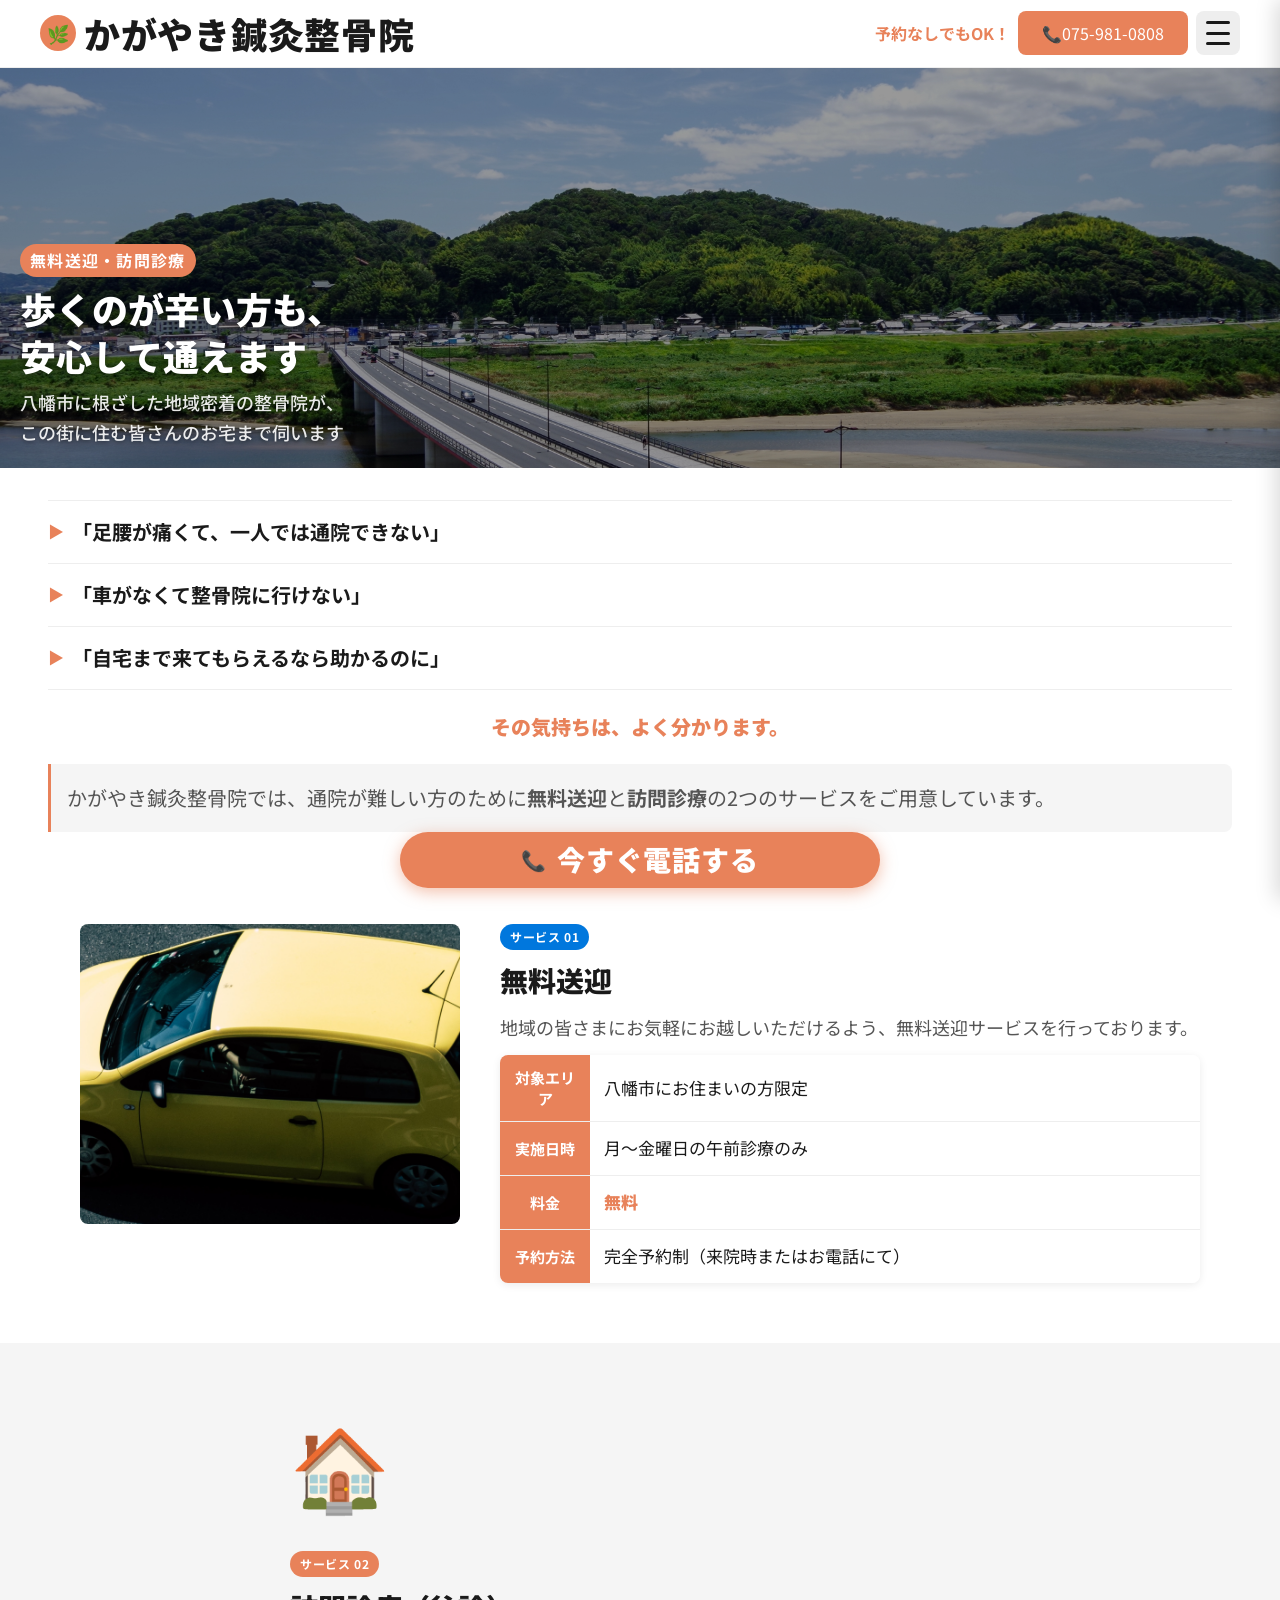
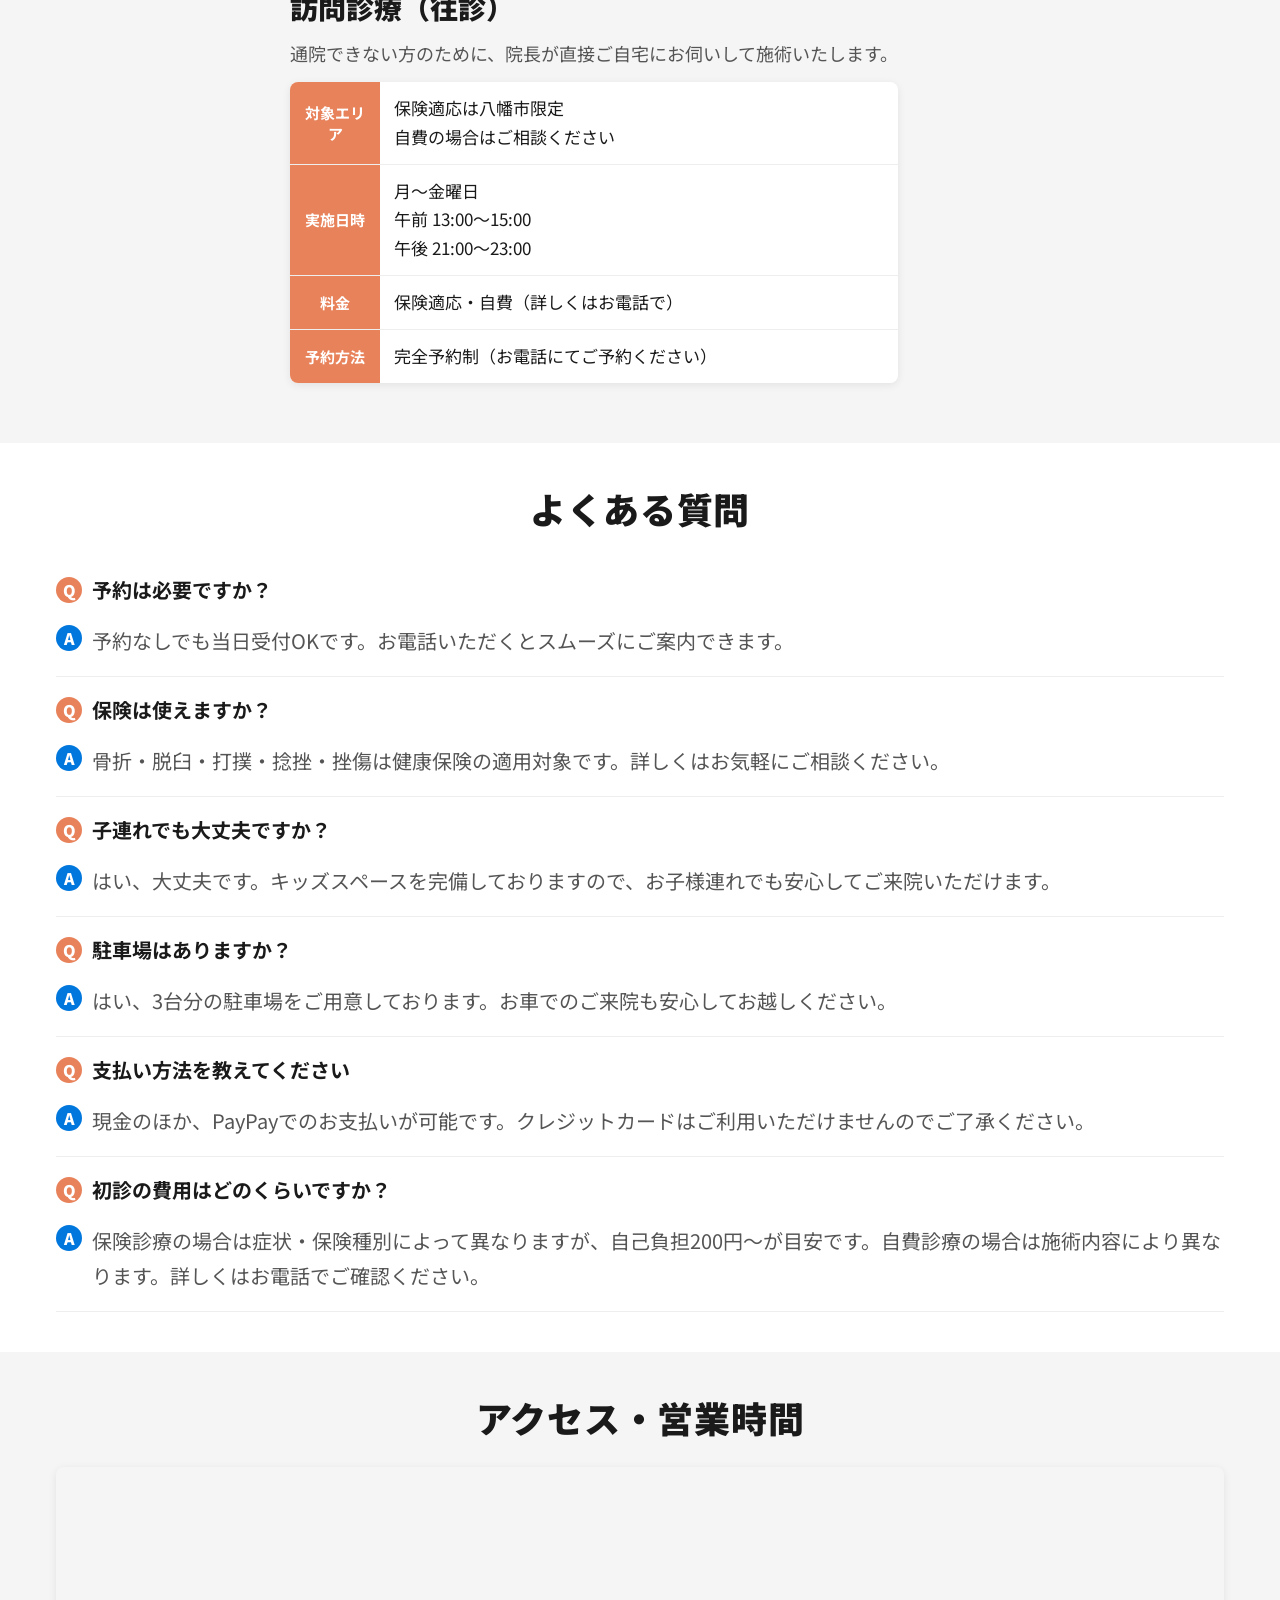
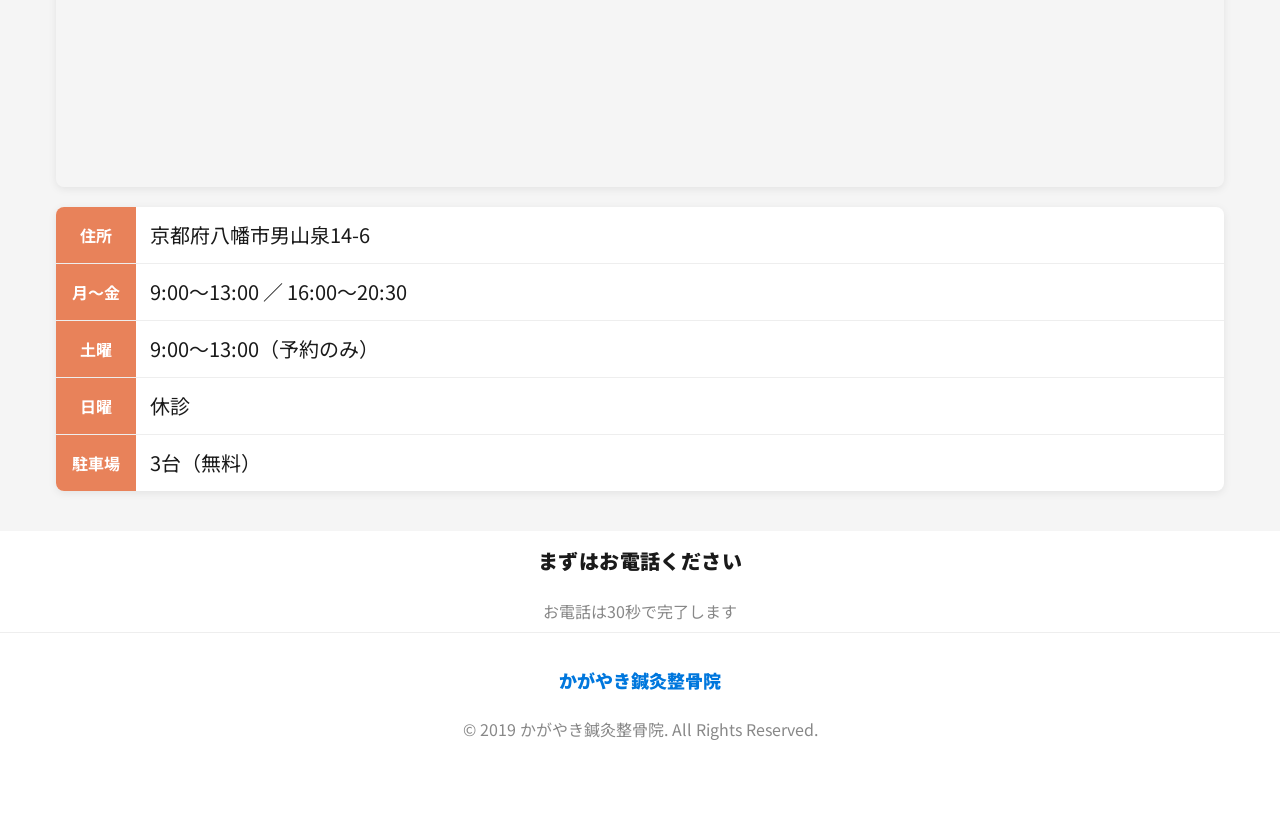
<file: visit.html>
<!DOCTYPE html>
<html lang="ja">
<head>
  <meta charset="UTF-8" />
  <meta name="viewport" content="width=device-width, initial-scale=1.0" />
  <title>無料送迎・訪問診療｜かがやき鍼灸整骨院（八幡市）</title>
  <meta name="description" content="八幡市の無料送迎サービスと訪問診療のご案内。歩くのが不安な方・通院できない方もお気軽にご相談ください。完全予約制・保険適応あり。" />
  <link rel="canonical" href="https://kagayaki-seikotsuin.jp/visit.html" />
  <link rel="icon" type="image/svg+xml" href="img/favicon.svg" />
  <link rel="apple-touch-icon" href="img/apple-touch-icon.png" />
  <meta property="og:title" content="無料送迎・訪問診療｜かがやき鍼灸整骨院（八幡市）" />
  <meta property="og:description" content="八幡市の無料送迎・訪問診療のご案内。歩くのが不安な方もお気軽にご相談ください。" />
  <meta property="og:image" content="https://kagayaki-seikotsuin.jp/img/car.jpg" />
  <meta property="og:type" content="website" />
  <meta property="og:url" content="https://kagayaki-seikotsuin.jp/visit.html" />
  <meta property="og:locale" content="ja_JP" />
  <meta property="og:site_name" content="かがやき鍼灸整骨院" />
  <link rel="preconnect" href="https://fonts.googleapis.com" />
  <link rel="preconnect" href="https://fonts.gstatic.com" crossorigin />
  <link href="https://fonts.googleapis.com/css2?family=Noto+Sans+JP:wght@400;500;700;900&display=swap" rel="stylesheet" />
  <link rel="stylesheet" href="style.css" />

  <!-- Google tag (gtag.js) - GA4 -->
  <!-- 測定ID: 院長のGoogleアカウントで取得後 G-XXXXXXXXXX を差し替えてください -->
  <script async src="https://www.googletagmanager.com/gtag/js?id=G-XXXXXXXXXX"></script>
  <script>
    window.dataLayer = window.dataLayer || [];
    function gtag(){dataLayer.push(arguments);}
    gtag('js', new Date());
    gtag('config', 'G-XXXXXXXXXX');
  </script>

  <!-- Google Search Console 認証 -->
  <!-- 認証コード取得後に content="" 内を差し替えてください -->
  <meta name="google-site-verification" content="XXXXXXXXXX" />
</head>
<body>

  <!-- Header -->
  <header class="site-header">
    <div class="site-header__logo">
      <div class="site-header__logo-icon">🌿</div>
      <div class="site-header__logo-text">
        <a href="index.html" class="site-header__logo-name">かがやき鍼灸整骨院</a>
        
      </div>
    </div>
    <div class="site-header__right">
      <span class="site-header__notice">予約なしでもOK！</span>
      <a href="tel:075-981-0808" class="site-header__tel-btn">📞<span class="site-header__tel-num"> 075-981-0808</span></a>
      <button class="hamburger" id="hamburger" aria-label="メニューを開く"><span></span><span></span><span></span></button>
    </div>
  </header>

  <!-- ドロワーメニュー -->
  <nav class="drawer" id="drawer">
    <ul class="drawer__list">
      <li><a href="index.html" class="drawer__item">🏠 トップページ</a></li>
      <li><a href="first.html" class="drawer__item">初めての方へ</a></li>
      <li><a href="sports.html" class="drawer__item">スポーツ外傷・障害</a></li>
      <li><a href="shoulder.html" class="drawer__item">肩こり・腰痛</a></li>
      <li><a href="visit.html" class="drawer__item">無料送迎・訪問診療</a></li>
      <li><a href="ryokin.html" class="drawer__item">料金一覧</a></li>
    </ul>
  </nav>
  <div class="drawer-overlay" id="drawerOverlay"></div>

  <!-- Hero -->
  <section class="page-hero">
    <div class="page-hero__placeholder page-hero__placeholder--visit">
      <img src="img/visit_hero.jpg" alt="無料送迎・訪問診療" onerror="this.style.display='none'" />
    </div>
    <div class="page-hero__overlay">
      <span class="page-hero__tag">無料送迎・訪問診療</span>
      <h1 class="page-hero__title">歩くのが辛い方も、<br />安心して通えます</h1>
      <p class="page-hero__sub">八幡市に根ざした地域密着の整骨院が、<br />この街に住む皆さんのお宅まで伺います</p>
    </div>
  </section>

  <!-- 共感コピー -->
  <section class="sympathy">
    <div class="container">
      <ul class="sympathy__list">
        <li class="sympathy__item">「足腰が痛くて、一人では通院できない」</li>
        <li class="sympathy__item">「車がなくて整骨院に行けない」</li>
        <li class="sympathy__item">「自宅まで来てもらえるなら助かるのに」</li>
      </ul>
      <p class="sympathy__message">その気持ちは、よく分かります。</p>
      <div class="sympathy__doctor">
        かがやき鍼灸整骨院では、通院が難しい方のために<strong>無料送迎</strong>と<strong>訪問診療</strong>の2つのサービスをご用意しています。
      </div>
    </div>
  </section>

  <!-- 無料送迎 -->
  <section class="visit-section">
    <div class="container">
      <div class="visit-card">
        <div class="visit-card__img-wrap">
          <img src="img/car.jpg" alt="無料送迎" onerror="this.style.display='none'" />
          <div class="visit-card__img-dummy">🚗</div>
        </div>
        <div class="visit-card__body">
          <span class="visit-card__badge visit-card__badge--blue">サービス 01</span>
          <h2 class="visit-card__title">無料送迎</h2>
          <p class="visit-card__lead">地域の皆さまにお気軽にお越しいただけるよう、無料送迎サービスを行っております。</p>
          <ul class="visit-detail-list">
            <li class="visit-detail-item">
              <span class="visit-detail-item__label">対象エリア</span>
              <span class="visit-detail-item__value">八幡市にお住まいの方限定</span>
            </li>
            <li class="visit-detail-item">
              <span class="visit-detail-item__label">実施日時</span>
              <span class="visit-detail-item__value">月〜金曜日の午前診療のみ</span>
            </li>
            <li class="visit-detail-item">
              <span class="visit-detail-item__label">料金</span>
              <span class="visit-detail-item__value visit-detail-item__value--free">無料</span>
            </li>
            <li class="visit-detail-item">
              <span class="visit-detail-item__label">予約方法</span>
              <span class="visit-detail-item__value">完全予約制（来院時またはお電話にて）</span>
            </li>
          </ul>
        </div>
      </div>
    </div>
  </section>

  <!-- 訪問診療 -->
  <section class="visit-section visit-section--gray">
    <div class="container">
      <div class="visit-card visit-card--noimg">
        <div class="visit-card__icon">🏠</div>
        <div class="visit-card__body">
          <span class="visit-card__badge visit-card__badge--orange">サービス 02</span>
          <h2 class="visit-card__title">訪問診療（往診）</h2>
          <p class="visit-card__lead">通院できない方のために、院長が直接ご自宅にお伺いして施術いたします。</p>
          <ul class="visit-detail-list">
            <li class="visit-detail-item">
              <span class="visit-detail-item__label">対象エリア</span>
              <span class="visit-detail-item__value">保険適応は八幡市限定<br />自費の場合はご相談ください</span>
            </li>
            <li class="visit-detail-item">
              <span class="visit-detail-item__label">実施日時</span>
              <span class="visit-detail-item__value">月〜金曜日<br />午前 13:00〜15:00<br />午後 21:00〜23:00</span>
            </li>
            <li class="visit-detail-item">
              <span class="visit-detail-item__label">料金</span>
              <span class="visit-detail-item__value">保険適応・自費（詳しくはお電話で）</span>
            </li>
            <li class="visit-detail-item">
              <span class="visit-detail-item__label">予約方法</span>
              <span class="visit-detail-item__value">完全予約制（お電話にてご予約ください）</span>
            </li>
          </ul>
        </div>
      </div>
    </div>
  </section>


  <!-- よくある質問 -->
  <section class="faq-section" id="faq">
    <div class="container">
      <h2 class="section-title">よくある質問</h2>
      <ul class="faq-list">
        <li class="faq-item">
          <div class="faq-question">
            <span class="faq-q-label">Q</span>
            <span class="faq-question__text">予約は必要ですか？</span>
          </div>
          <div class="faq-answer">
            <span class="faq-a-label">A</span>
            <p class="faq-answer__text">予約なしでも当日受付OKです。お電話いただくとスムーズにご案内できます。</p>
          </div>
        </li>
        <li class="faq-item">
          <div class="faq-question">
            <span class="faq-q-label">Q</span>
            <span class="faq-question__text">保険は使えますか？</span>
          </div>
          <div class="faq-answer">
            <span class="faq-a-label">A</span>
            <p class="faq-answer__text">骨折・脱臼・打撲・捻挫・挫傷は健康保険の適用対象です。詳しくはお気軽にご相談ください。</p>
          </div>
        </li>
        <li class="faq-item">
          <div class="faq-question">
            <span class="faq-q-label">Q</span>
            <span class="faq-question__text">子連れでも大丈夫ですか？</span>
          </div>
          <div class="faq-answer">
            <span class="faq-a-label">A</span>
            <p class="faq-answer__text">はい、大丈夫です。キッズスペースを完備しておりますので、お子様連れでも安心してご来院いただけます。</p>
          </div>
        </li>
        <li class="faq-item">
          <div class="faq-question">
            <span class="faq-q-label">Q</span>
            <span class="faq-question__text">駐車場はありますか？</span>
          </div>
          <div class="faq-answer">
            <span class="faq-a-label">A</span>
            <p class="faq-answer__text">はい、3台分の駐車場をご用意しております。お車でのご来院も安心してお越しください。</p>
          </div>
        </li>
        <li class="faq-item">
          <div class="faq-question">
            <span class="faq-q-label">Q</span>
            <span class="faq-question__text">支払い方法を教えてください</span>
          </div>
          <div class="faq-answer">
            <span class="faq-a-label">A</span>
            <p class="faq-answer__text">現金のほか、PayPayでのお支払いが可能です。クレジットカードはご利用いただけませんのでご了承ください。</p>
          </div>
        </li>
        <li class="faq-item">
          <div class="faq-question">
            <span class="faq-q-label">Q</span>
            <span class="faq-question__text">初診の費用はどのくらいですか？</span>
          </div>
          <div class="faq-answer">
            <span class="faq-a-label">A</span>
            <p class="faq-answer__text">保険診療の場合は症状・保険種別によって異なりますが、自己負担200円〜が目安です。自費診療の場合は施術内容により異なります。詳しくはお電話でご確認ください。</p>
          </div>
        </li>
      </ul>
    </div>
  </section>

  <!-- アクセス・営業時間 -->
  <section class="access-section" id="access">
    <div class="container">
      <h2 class="section-title">アクセス・営業時間</h2>
      <div class="access-map">
        <iframe
          src="https://www.google.com/maps/embed?pb=!1m18!1m12!1m3!1d816.8!2d135.6938173!3d34.8623543!2m3!1f0!2f0!3f0!3m2!1i1024!2i768!4f13.1!3m3!1m2!1s0x60011b403ea7c5e1%3A0x57f7c757bf854acf!2z5Lmd5pyo6Y244pGY5bqX5pW05piD5pW45YyW77yR77yU!5e0!3m2!1sja!2sjp!4v1234567890"
          allowfullscreen
          loading="lazy"
          referrerpolicy="no-referrer-when-downgrade"
          title="かがやき鍼灸整骨院 地図">
        </iframe>
      </div>
      <div class="access-info">
        <div class="access-row">
          <span class="access-row__label">住所</span>
          <span class="access-row__value">京都府八幡市男山泉14-6</span>
        </div>
        <div class="access-row">
          <span class="access-row__label">月〜金</span>
          <span class="access-row__value">9:00〜13:00 ／ 16:00〜20:30</span>
        </div>
        <div class="access-row">
          <span class="access-row__label">土曜</span>
          <span class="access-row__value">9:00〜13:00（予約のみ）</span>
        </div>
        <div class="access-row">
          <span class="access-row__label">日曜</span>
          <span class="access-row__value">休診</span>
        </div>
        <div class="access-row">
          <span class="access-row__label">駐車場</span>
          <span class="access-row__value">3台（無料）</span>
        </div>
      </div>
    </div>
  </section>

  <!-- CTA 最後 -->
  <div class="cta-block">
    <div class="container">
      <h2 class="section-title section-title--cta">まずはお電話ください</h2>
      <p class="micro-copy">お電話は30秒で完了します</p>
    </div>
  </div>

  <!-- Footer -->
  <footer class="site-footer">
    <p class="site-footer__logo">かがやき鍼灸整骨院</p>
    <p class="site-footer__copy">© 2019 かがやき鍼灸整骨院. All Rights Reserved.</p>
  </footer>


  <a href="tel:075-981-0808" class="sticky-cta">
    <span class="sticky-cta__icon">📞</span>
    今すぐ電話する
  </a>

  <script src="script.js"></script>
</body>
</html>
</file>
<file: style.css>
/* ===================================
   かがやき鍼灸整骨院 - 共通スタイル
   Figmaデザイン準拠版
   =================================== */

/* ---------- Google Fonts ---------- */
/* Noto Sans JP はHTMLのheadで読み込み済み */

/* ---------- CSS Variables ---------- */
:root {
  --color-primary: #E8825A;
  --color-primary-dark: #D06A42;
  --color-secondary: #0077DD;
  --color-white: #FFFFFF;
  --color-black: #1A1A1A;
  --color-gray-50: #FAFAFA;
  --color-gray-100: #F5F5F5;
  --color-gray-200: #EEEEEE;
  --color-gray-300: #CCCCCC;
  --color-gray-500: #888888;
  --color-gray-700: #555555;
  --color-yellow-light: #FFFBF0;

  --font-base: 'Noto Sans JP', sans-serif;

  --radius-sm: 4px;
  --radius-md: 8px;
  --radius-lg: 16px;

  --shadow-sm: 0 2px 8px rgba(0, 0, 0, 0.08);
  --shadow-md: 0 4px 16px rgba(0, 0, 0, 0.12);

  --sticky-h: 56px;
}

/* ---------- Reset & Base ---------- */
*, *::before, *::after {
  box-sizing: border-box;
  margin: 0;
  padding: 0;
}

html {
  font-size: 16px;
  scroll-behavior: smooth;
}

body {
  font-family: var(--font-base);
  font-size: 16px;
  line-height: 1.7;
  color: var(--color-black);
  background: var(--color-white);
  padding-bottom: var(--sticky-h);
  -webkit-text-size-adjust: 100%;
  overflow-x: hidden;
}

img {
  max-width: 100%;
  height: auto;
  display: block;
}

a {
  color: inherit;
  text-decoration: none;
}

ul, ol {
  list-style: none;
}

/* ---------- Layout ---------- */
.container {
  width: 100%;
  max-width: 760px;
  margin: 0 auto;
  padding: 0 8px;
}

/* ---------- Header ---------- */
.site-header {
  background: var(--color-white);
  padding: 8px 12px;
  display: flex;
  align-items: center;
  justify-content: space-between;
  border-bottom: 1px solid var(--color-gray-200);
  gap: 8px;
}

.site-header__logo {
  display: flex;
  align-items: center;
  gap: 8px;
}

.site-header__logo-icon {
  width: 36px;
  height: 36px;
  background: var(--color-primary);
  border-radius: 50%;
  display: flex;
  align-items: center;
  justify-content: center;
  font-size: 18px;
  flex-shrink: 0;
}

.site-header__logo-text {
  display: flex;
  flex-direction: column;
}

.site-header__logo-name {
  font-size: 16px;
  font-weight: 900;
  color: var(--color-black);
  line-height: 1.3;
  letter-spacing: 0.02em;
}

.site-header__logo-sub {
  font-size: 16px;
  color: var(--color-gray-500);
}

.site-header__back {
  font-size: 12px;
  color: var(--color-secondary);
  font-weight: 700;
  text-decoration: none;
  line-height: 1.3;
}

.site-header__back:hover {
  text-decoration: underline;
}

.site-header__right {
  display: flex;
  flex-direction: row;
  align-items: center;
  gap: 8px;
  flex-shrink: 0;
}

.site-header__notice {
  display: none;
  font-size: 16px;
  color: var(--color-primary);
  font-weight: 700;
  line-height: 1.3;
  text-align: right;
}

.site-header__tel-btn {
  display: flex;
  align-items: center;
  justify-content: center;
  background: var(--color-primary);
  color: var(--color-white);
  width: 44px;
  height: 44px;
  border-radius: var(--radius-md);
  font-size: 22px;
  text-decoration: none;
  flex-shrink: 0;
}

.site-header__tel-num {
  display: none;
}

@media (min-width: 768px) {
  .site-header__tel-num {
    display: inline;
  }
}

/* ---------- FV ---------- */
.fv {
  position: relative;
  overflow: hidden;
}

.fv__image-wrap {
  position: relative;
  width: 100%;
  height: 460px;
  background: linear-gradient(160deg, #2c5f8a 0%, #1a3a5c 40%, #E8825A 100%);
}

.fv__image-wrap img {
  width: 100%;
  height: 100%;
  object-fit: cover;
  object-position: right center;
  display: block;
}

@media (min-width: 768px) {
  .fv__image-wrap img {
    object-position: center;
  }
}

.fv__overlay {
  position: absolute;
  inset: 0;
  background: linear-gradient(to bottom, rgba(0,0,0,0.2) 0%, rgba(0,0,0,0.6) 100%);
  display: flex;
  flex-direction: column;
  justify-content: flex-end;
  padding: 24px 20px;
}

.fv__catch {
  font-size: 32px;
  font-weight: 900;
  color: var(--color-white);
  line-height: 1.2;
  margin-bottom: 6px;
  text-shadow: 0 2px 8px rgba(0,0,0,0.5);
  letter-spacing: 0.02em;
}

.fv__sub {
  font-size: 20px;
  color: rgba(255,255,255,0.95);
  font-weight: 500;
  margin-bottom: 16px;
  text-shadow: 0 1px 4px rgba(0,0,0,0.4);
}

.fv__tags {
  display: flex;
  flex-wrap: wrap;
  gap: 8px;
  margin-bottom: 20px;
}

.fv__tag {
  background: rgba(255,255,255,0.2);
  border: 1px solid rgba(255,255,255,0.6);
  color: var(--color-white);
  font-size: 20px;
  font-weight: 700;
  padding: 4px 12px;
  border-radius: 100px;
  backdrop-filter: blur(4px);
  letter-spacing: 0.05em;
}

.fv__cta {
  display: flex;
  align-items: center;
  justify-content: center;
  gap: 8px;
  width: 100%;
  height: 64px;
  background: var(--color-primary);
  color: var(--color-white);
  font-size: 20px;
  font-weight: 900;
  border-radius: var(--radius-md);
  text-decoration: none;
  letter-spacing: 0.03em;
  box-shadow: 0 4px 16px rgba(232,130,90,0.5);
}

/* ---------- First Intro (トップページ) ---------- */
.first-intro {
  padding: 28px 16px;
  background: #EEF6FF;
  border-bottom: 2px solid var(--color-secondary);
}

.first-intro__title {
  font-size: 18px;
  font-weight: 900;
  color: var(--color-secondary);
  margin-bottom: 14px;
  text-align: center;
}

.first-intro__list {
  display: flex;
  flex-direction: column;
  gap: 8px;
  margin-bottom: 16px;
}

.first-intro__item {
  font-size: 15px;
  font-weight: 700;
  color: var(--color-black);
  line-height: 1.6;
}

@media (min-width: 768px) {
  .first-intro { padding: 36px 40px; }
  .first-intro__title { font-size: 24px; }
  .first-intro__list {
    display: grid;
    grid-template-columns: 1fr 1fr;
    gap: 12px;
    max-width: 800px;
    margin: 0 auto 20px;
  }
  .first-intro__item { font-size: 18px; }
}

/* ---------- Nayami Section ---------- */
.nayami {
  padding: 32px 16px;
  background: var(--color-white);
}

.nayami__title {
  font-size: 20px;
  font-weight: 900;
  text-align: center;
  margin-bottom: 20px;
  color: var(--color-black);
}

.nayami__list {
  display: flex;
  flex-direction: column;
  gap: 10px;
}

.nayami__item {
  display: flex;
  align-items: center;
  justify-content: space-between;
  padding: 16px;
  border: 2px solid var(--color-primary);
  border-radius: var(--radius-md);
  font-size: 16px;
  font-weight: 700;
  color: var(--color-black);
  text-decoration: none;
  transition: background 0.2s, color 0.2s;
  line-height: 1.5;
  background: var(--color-white);
}

.nayami__item:hover {
  background: #fff4ef;
}

.nayami__item-text {
  flex: 1;
}

.nayami__item-arrow {
  color: var(--color-primary);
  font-size: 18px;
  font-weight: 900;
  flex-shrink: 0;
  margin-left: 8px;
}

.section-title--cta {
  margin-bottom: 16px;
}

/* ---------- Section Title ---------- */
.section-title {
  font-size: 24px;
  font-weight: 900;
  text-align: center;
  margin-bottom: 24px;
  line-height: 1.4;
  letter-spacing: 0.02em;
}

.section-title--underline {
  padding-bottom: 14px;
  position: relative;
}

.section-title--underline::after {
  content: '';
  position: absolute;
  bottom: 0;
  left: 50%;
  transform: translateX(-50%);
  width: 40px;
  height: 3px;
  background: var(--color-primary);
  border-radius: 2px;
}

/* ---------- Reasons ---------- */
.reasons {
  padding: 40px 16px;
  background: var(--color-gray-100);
}

.reasons__list {
  display: flex;
  flex-direction: column;
  gap: 16px;
}

.reason-card {
  background: var(--color-white);
  border-radius: var(--radius-md);
  padding: 20px 16px;
  display: flex;
  align-items: flex-start;
  gap: 14px;
  box-shadow: var(--shadow-sm);
}

/* 縦構成カード（画像あり） */
.reason-card--vertical {
  flex-direction: column;
  padding: 0;
  overflow: hidden;
}

.reason-card__img-wrap {
  width: 100%;
  height: 200px;
  position: relative;
  background: var(--color-gray-200);
  overflow: hidden;
}

.reason-card__img-wrap img {
  width: 100%;
  height: 100%;
  object-fit: cover;
  object-position: top;
  display: block;
}

.reason-card__img-wrap--center img {
  object-position: center;
}

.reason-card__img-dummy {
  position: absolute;
  inset: 0;
  display: flex;
  flex-direction: column;
  align-items: center;
  justify-content: center;
  gap: 8px;
  background: var(--color-gray-200);
}

.reason-card__img-wrap img + .reason-card__img-dummy {
  display: none;
}

.reason-card__img-dummy-icon {
  font-size: 48px;
}

.reason-card__img-dummy-text {
  font-size: 13px;
  color: var(--color-gray-500);
  font-weight: 700;
}

.reason-card--vertical .reason-card__body {
  padding: 16px;
}

.reason-card__icon {
  font-size: 36px;
  flex-shrink: 0;
  line-height: 1;
}

.reason-card__body {}

.reason-card__title {
  font-size: 16px;
  font-weight: 900;
  margin-bottom: 4px;
  color: var(--color-black);
}

.reason-card__text {
  font-size: 16px;
  color: var(--color-gray-700);
  line-height: 1.65;
}

/* ---------- Micro Copy ---------- */
.micro-copy {
  font-size: 16px;
  color: var(--color-gray-500);
  text-align: center;
  line-height: 1.6;
  margin-bottom: 0;
}

.micro-copy--white {
  color: rgba(255,255,255,0.85);
}

/* ---------- Buttons ---------- */
.btn-primary {
  display: flex;
  align-items: center;
  justify-content: center;
  gap: 8px;
  width: 100%;
  height: 56px;
  background: var(--color-primary);
  color: var(--color-white);
  font-size: 16px;
  font-weight: 900;
  border-radius: var(--radius-md);
  border: none;
  cursor: pointer;
  text-decoration: none;
  transition: background 0.2s;
  font-family: var(--font-base);
  letter-spacing: 0.03em;
}

.btn-primary:hover {
  background: var(--color-primary-dark);
}

.btn-primary:active {
  transform: scale(0.98);
}

.btn-primary--white {
  background: var(--color-white);
  color: var(--color-primary);
  border: 2px solid var(--color-primary);
}

.btn-sub {
  display: flex;
  align-items: center;
  justify-content: center;
  gap: 8px;
  width: 100%;
  height: 48px;
  background: var(--color-gray-200);
  color: var(--color-black);
  font-size: 16px;
  font-weight: 700;
  border-radius: var(--radius-md);
  border: 1px solid var(--color-gray-300);
  text-decoration: none;
  transition: background 0.2s;
  font-family: var(--font-base);
}

.btn-sub:hover {
  background: var(--color-gray-300);
}

.btn-group {
  display: flex;
  flex-direction: column;
  align-items: center;
  gap: 10px;
}

/* ---------- CTA Section ---------- */
.cta-block {
  padding: 16px 16px 8px;
  text-align: center;
}

.cta-block .section-title {
  font-size: 20px;
}

.cta-block--orange {
  background: var(--color-primary);
}

.cta-block--orange .section-title {
  color: var(--color-white);
}

/* ---------- Price ---------- */
.price-section {
  padding: 40px 16px;
  background: var(--color-white);
}

.price-table {
  width: 100%;
  border-collapse: collapse;
}

.price-table th {
  background: var(--color-primary);
  color: var(--color-white);
  font-weight: 700;
  padding: 10px 14px;
  text-align: left;
  font-size: 16px;
}

.price-table td {
  padding: 14px;
  border-bottom: 1px solid var(--color-gray-200);
  font-size: 16px;
  vertical-align: middle;
}

.price-table tr:last-child td {
  border-bottom: none;
}

.price-table tr:nth-child(even) td {
  background: var(--color-gray-50);
}

.price-table__amount {
  font-weight: 900;
  color: var(--color-primary);
  font-size: 16px;
  white-space: nowrap;
}

.price-table__note {
  font-size: 16px;
  color: var(--color-gray-500);
  display: block;
  margin-top: 2px;
}

.price-note {
  margin-top: 14px;
  padding: 12px 14px;
  background: var(--color-yellow-light);
  border-radius: var(--radius-md);
  font-size: 16px;
  color: var(--color-gray-700);
  border-left: 3px solid #E8B95A;
  line-height: 1.6;
}

.ryokin-section .price-table td:last-child {
  font-size: 13px;
  color: var(--color-gray-500);
}

@media (min-width: 768px) {
  .ryokin-section .price-table td:last-child {
    font-size: 16px;
  }
}

/* ---------- Ryokin Page ---------- */
.page-hero__placeholder--ryokin {
  background: linear-gradient(160deg, #1a3a5c 0%, #2c6a9a 60%, #E8825A 100%);
}

.ryokin-section {
  padding: 32px 16px;
  background: var(--color-white);
}

.ryokin-section--gray {
  background: var(--color-gray-100);
}

.ryokin-lead {
  font-size: 15px;
  color: var(--color-gray-700);
  line-height: 1.8;
  margin-bottom: 16px;
}

.payment-list {
  display: flex;
  gap: 16px;
  margin-bottom: 12px;
  flex-wrap: wrap;
}

.payment-item {
  display: flex;
  align-items: center;
  gap: 8px;
  background: var(--color-white);
  border: 1px solid var(--color-gray-200);
  border-radius: var(--radius-md);
  padding: 12px 20px;
}

.payment-item__icon {
  font-size: 24px;
}

.payment-item__text {
  font-size: 16px;
  font-weight: 700;
  color: var(--color-black);
}

@media (min-width: 768px) {
  .ryokin-section { padding: 48px 40px; }
  .ryokin-lead { font-size: 18px; }
  .payment-item__text { font-size: 20px; }
  .payment-item { padding: 16px 32px; }
}

.price-section__lead {
  font-size: 15px;
  color: var(--color-gray-700);
  text-align: center;
  margin-bottom: 20px;
  line-height: 1.7;
}

.price-link-wrap {
  margin-top: 16px;
  text-align: center;
}

.price-link-wrap .btn-sub {
  display: inline-flex;
  align-items: center;
  justify-content: center;
  width: auto;
  padding: 0 32px;
}

/* ---------- Voice ---------- */
.voice-section {
  padding: 40px 16px;
  background: var(--color-gray-100);
}

.voice-list {
  display: flex;
  flex-direction: column;
  gap: 14px;
}

.voice-card {
  background: var(--color-white);
  border-radius: var(--radius-md);
  padding: 18px 16px;
  box-shadow: var(--shadow-sm);
}

.voice-card__stars {
  color: #F5C518;
  font-size: 16px;
  letter-spacing: 2px;
  margin-bottom: 10px;
}

.voice-card__text {
  font-size: 16px;
  color: var(--color-gray-700);
  line-height: 1.75;
  margin-bottom: 10px;
}

.voice-card__meta {
  font-size: 16px;
  color: var(--color-gray-500);
  font-weight: 700;
}

/* ---------- FAQ ---------- */
.faq-section {
  padding: 40px 16px;
  background: var(--color-white);
}

.faq-list {
  display: flex;
  flex-direction: column;
}

.faq-item {
  border-bottom: 1px solid var(--color-gray-200);
}

.faq-question {
  display: flex;
  align-items: center;
  gap: 10px;
  padding: 18px 0 8px;
  width: 100%;
  text-align: left;
}

.faq-q-label {
  width: 26px;
  height: 26px;
  background: var(--color-primary);
  color: var(--color-white);
  border-radius: 50%;
  font-size: 16px;
  font-weight: 900;
  display: flex;
  align-items: center;
  justify-content: center;
  flex-shrink: 0;
}

.faq-question__text {
  font-size: 16px;
  font-weight: 700;
  color: var(--color-black);
  flex: 1;
  line-height: 1.5;
}

.faq-answer {
  display: flex;
  gap: 10px;
  padding: 10px 0 18px 0;
}

.faq-a-label {
  width: 26px;
  height: 26px;
  background: var(--color-secondary);
  color: var(--color-white);
  border-radius: 50%;
  font-size: 16px;
  font-weight: 900;
  display: flex;
  align-items: center;
  justify-content: center;
  flex-shrink: 0;
  margin-top: 2px;
}

.faq-answer__text {
  font-size: 16px;
  color: var(--color-gray-700);
  line-height: 1.75;
  flex: 1;
}

/* ---------- Access ---------- */
.access-section {
  padding: 40px 16px;
  background: var(--color-gray-100);
}

.access-map {
  border-radius: var(--radius-md);
  overflow: hidden;
  margin-bottom: 20px;
  box-shadow: var(--shadow-sm);
}

.access-map iframe {
  display: block;
  width: 100%;
  height: 220px;
  border: none;
}

.access-info {
  background: var(--color-white);
  border-radius: var(--radius-md);
  overflow: hidden;
  box-shadow: var(--shadow-sm);
}

.access-row {
  display: flex;
  gap: 0;
  border-bottom: 1px solid var(--color-gray-200);
}

.access-row:last-child {
  border-bottom: none;
}

.access-row__label {
  font-size: 16px;
  font-weight: 700;
  color: var(--color-white);
  background: var(--color-primary);
  padding: 12px 10px;
  width: 80px;
  min-width: 80px;
  display: flex;
  align-items: center;
  justify-content: center;
  text-align: center;
  flex-shrink: 0;
  line-height: 1.4;
}

.access-row__value {
  font-size: 16px;
  color: var(--color-black);
  padding: 12px 14px;
  line-height: 1.6;
  display: flex;
  align-items: center;
}

/* ---------- Page Hero (subpages) ---------- */
.page-hero {
  position: relative;
  overflow: hidden;
}

.page-hero__img-wrap {
  width: 100%;
  height: auto;
  overflow: hidden;
}

.page-hero__img-wrap img {
  width: 100%;
  height: auto;
  display: block;
}

.page-hero__placeholder {
  width: 100%;
  height: auto;
  display: flex;
  align-items: center;
  justify-content: center;
}

.page-hero__placeholder--sports {
  background: transparent;
}

.page-hero__placeholder--shoulder {
  background: transparent;
}

.page-hero__overlay {
  position: absolute;
  inset: 0;
  background: rgba(0,0,0,0.4);
  display: flex;
  flex-direction: column;
  justify-content: flex-end;
  padding: 20px;
}

.page-hero__tag {
  display: inline-block;
  background: var(--color-primary);
  color: var(--color-white);
  font-size: 16px;
  font-weight: 700;
  padding: 3px 10px;
  border-radius: 100px;
  margin-bottom: 8px;
  letter-spacing: 0.08em;
  width: fit-content;
}

.page-hero__title {
  font-size: 22px;
  font-weight: 900;
  color: var(--color-white);
  text-shadow: 0 2px 8px rgba(0,0,0,0.5);
  line-height: 1.3;
}

.page-hero__sub {
  margin-top: 8px;
  font-size: 13px;
  color: rgba(255,255,255,0.9);
  font-weight: 500;
  line-height: 1.7;
  text-shadow: 0 1px 4px rgba(0,0,0,0.5);
}

@media (min-width: 768px) {
  .page-hero__sub { font-size: 18px; }
}

/* ---------- Sympathy ---------- */
.sympathy {
  padding: 32px 8px;
}

.sympathy__list {
  margin-bottom: 20px;
  border-top: 1px solid var(--color-gray-200);
}

.sympathy__item {
  font-size: 16px;
  font-weight: 700;
  color: var(--color-black);
  padding: 14px 0;
  border-bottom: 1px solid var(--color-gray-200);
  display: flex;
  align-items: center;
  gap: 8px;
}

.sympathy__item::before {
  content: '▶';
  color: var(--color-primary);
  font-size: 16px;
  flex-shrink: 0;
}

.sympathy__message {
  font-size: 20px;
  font-weight: 900;
  color: var(--color-primary);
  text-align: center;
  margin-bottom: 20px;
}

.sympathy__doctor {
  background: var(--color-gray-100);
  border-left: 3px solid var(--color-primary);
  padding: 16px;
  border-radius: 0 var(--radius-md) var(--radius-md) 0;
  font-size: 16px;
  line-height: 1.8;
  color: var(--color-gray-700);
}

/* ---------- Symptoms ---------- */
.symptoms-section {
  padding: 32px 16px;
  background: var(--color-gray-100);
}

.symptoms-grid {
  display: grid;
  grid-template-columns: 1fr 1fr;
  gap: 8px;
}

.symptom-tag {
  background: var(--color-white);
  border: 1.5px solid var(--color-primary);
  border-radius: var(--radius-md);
  padding: 12px 8px;
  font-size: 16px;
  font-weight: 700;
  text-align: center;
  color: var(--color-primary);
  line-height: 1.4;
}

/* ---------- Compare Box ---------- */
.compare-section {
  padding: 32px 16px;
}

.compare-box {
  display: grid;
  grid-template-columns: 1fr;
  gap: 12px;
}

.compare-card {
  border-radius: var(--radius-md);
  padding: 16px 12px;
}

.compare-card--white {
  background: var(--color-white);
  border: 1.5px solid var(--color-gray-300);
}

.compare-card--yellow {
  background: #FFFBE8;
  border: 1.5px solid #E8C84A;
}

.compare-card--gray {
  background: var(--color-gray-100);
  border: 1.5px solid var(--color-gray-300);
}

.compare-card__badge {
  display: inline-block;
  font-size: 16px;
  font-weight: 700;
  padding: 2px 8px;
  border-radius: 100px;
  margin-bottom: 8px;
  color: var(--color-white);
}

.compare-card--white .compare-card__badge {
  background: var(--color-secondary);
}

.compare-card--yellow .compare-card__badge {
  background: #C89A20;
}

.compare-card__title {
  font-size: 16px;
  font-weight: 900;
  margin-bottom: 10px;
  padding-bottom: 8px;
  border-bottom: 1.5px solid var(--color-gray-300);
  line-height: 1.4;
}

.compare-card--yellow .compare-card__title {
  border-bottom-color: #E8C84A;
}

.compare-card__item {
  font-size: 16px;
  color: var(--color-gray-700);
  line-height: 1.6;
  padding: 2px 0;
}

.compare-card__item::before {
  content: '・';
  color: var(--color-primary);
}

/* ---------- Support Box ---------- */
.support-box {
  background: #FFF4EF;
  border: 2px solid var(--color-primary);
  border-radius: var(--radius-lg);
  padding: 12px 24px;
  text-align: center;
  margin: 12px auto;
  width: fit-content;
  max-width: calc(100% - 32px);
}

.support-box__icon {
  font-size: 36px;
  margin-bottom: 10px;
}

.support-box__title {
  font-size: 16px;
  font-weight: 900;
  color: var(--color-primary);
  margin-bottom: 8px;
  line-height: 1.5;
}

.support-box__icon {
  display: none;
}

.support-box__text {
  font-size: 16px;
  color: var(--color-gray-700);
  line-height: 1.75;
}

/* ---------- Urgent Block ---------- */
.urgent-block {
  background: var(--color-white);
  border: 2px solid var(--color-primary);
  border-radius: var(--radius-md);
  padding: 20px 24px;
  text-align: center;
  width: fit-content;
  max-width: calc(100% - 32px);
  margin: 0 auto;
}

.urgent-block__title {
  font-size: 16px;
  font-weight: 900;
  color: var(--color-black);
  line-height: 1.6;
  margin-bottom: 16px;
}

.urgent-block__title span {
  color: var(--color-primary);
  font-size: 17px;
}

/* ---------- Treatment ---------- */
.treatment-section {
  padding: 16px 16px;
  background: var(--color-gray-100);
}

.treatment-list {
  display: flex;
  flex-direction: column;
  gap: 16px;
}

.treatment-card {
  background: var(--color-white);
  border-radius: var(--radius-md);
  overflow: hidden;
  box-shadow: var(--shadow-sm);
}

.treatment-card__img-wrap {
  width: 100%;
  height: 180px;
  overflow: hidden;
}

.treatment-card__img-wrap img {
  width: 100%;
  height: 100%;
  object-fit: cover;
  object-position: center center;
  display: block;
}

/* 超音波治療画像：そのまま表示 */
.treatment-card__img-wrap--top {
  height: auto;
}

.treatment-card__img-wrap--top img {
  object-fit: contain;
  height: auto;
  object-position: center;
}

.treatment-card__placeholder {
  width: 100%;
  height: 180px;
  display: flex;
  align-items: center;
  justify-content: center;
  font-size: 52px;
}

.treatment-card__body {
  padding: 16px;
}

.treatment-card__title {
  font-size: 16px;
  font-weight: 900;
  margin-bottom: 8px;
  color: var(--color-black);
  display: flex;
  align-items: center;
  gap: 8px;
}

.treatment-card__title::before {
  content: '';
  display: block;
  width: 4px;
  height: 18px;
  background: var(--color-primary);
  border-radius: 2px;
  flex-shrink: 0;
}

.treatment-card__new {
  display: inline-block;
  background: var(--color-primary);
  color: var(--color-white);
  font-size: 11px;
  font-weight: 700;
  padding: 2px 8px;
  border-radius: 100px;
  margin-left: 6px;
  vertical-align: middle;
  letter-spacing: 0.05em;
}

.treatment-card__text {
  font-size: 16px;
  color: var(--color-gray-700);
  line-height: 1.75;
}

.treatment-card__list {
  list-style: none;
  margin-top: 10px;
  display: flex;
  flex-direction: column;
  gap: 10px;
}

.treatment-card__list li {
  font-size: 14px;
  color: var(--color-gray-700);
  line-height: 1.7;
  border-left: 3px solid var(--color-primary);
  padding-left: 10px;
}

.treatment-card__list-title {
  display: block;
  font-weight: 900;
  color: var(--color-black);
  margin-bottom: 2px;
  font-size: 14px;
}

/* ---------- Shinkyu Section ---------- */
.shinkyu-section {
  background: var(--color-gray-100);
}

.shinkyu-lead {
  font-size: 16px;
  color: var(--color-gray-700);
  line-height: 1.8;
  margin-bottom: 24px;
  text-align: center;
}

.shinkyu-lead strong {
  color: var(--color-primary);
  font-weight: 900;
}

.shinkyu-list {
  display: flex;
  flex-direction: column;
  gap: 16px;
  margin-bottom: 24px;
}

.shinkyu-card {
  background: var(--color-white);
  border-radius: var(--radius-md);
  padding: 20px 16px;
  display: flex;
  align-items: flex-start;
  gap: 16px;
  box-shadow: var(--shadow-sm);
  border-left: 4px solid var(--color-primary);
}

.shinkyu-card__num {
  font-size: 28px;
  font-weight: 900;
  color: var(--color-primary);
  opacity: 0.3;
  flex-shrink: 0;
  line-height: 1;
  min-width: 40px;
}

.shinkyu-card__title {
  font-size: 16px;
  font-weight: 900;
  color: var(--color-black);
  margin-bottom: 6px;
}

.shinkyu-card__text {
  font-size: 14px;
  color: var(--color-gray-700);
  line-height: 1.75;
}

.shinkyu-note {
  background: #FFF4EF;
  border-radius: var(--radius-md);
  padding: 16px;
  font-size: 14px;
  color: var(--color-gray-700);
  line-height: 1.7;
  border-left: 3px solid var(--color-primary);
}

@media (min-width: 768px) {
  .shinkyu-list {
    display: grid;
    grid-template-columns: repeat(3, 1fr);
    gap: 20px;
  }

  .compare-box {
    grid-template-columns: 1fr 1fr;
    gap: 16px;
  }

  .shinkyu-card {
    flex-direction: column;
  }

  .shinkyu-card__num {
    font-size: 36px;
  }

  .shinkyu-lead { font-size: 20px; }
  .shinkyu-card__title { font-size: 20px; }
  .shinkyu-card__text { font-size: 20px; }
  .shinkyu-note { font-size: 20px; }
}

/* ---------- Appeal Block ---------- */
.appeal-block {
  background: var(--color-white);
  border: 2px solid var(--color-primary);
  border-radius: var(--radius-md);
  padding: 14px 16px;
  text-align: left;
  margin: 0 0 8px;
  width: 100%;
  box-sizing: border-box;
}

.appeal-block__lead {
  font-size: 14px;
  color: var(--color-gray-700);
  line-height: 1.6;
  margin-bottom: 6px;
}

.appeal-block__title {
  font-size: 16px;
  font-weight: 900;
  color: var(--color-black);
  line-height: 1.5;
}

.appeal-block__title span {
  color: var(--color-primary);
}

.appeal-cta {
  max-width: 560px;
  margin: 0 auto;
  padding: 12px 0 8px;
  text-align: left;
}

.appeal-cta .micro-copy {
  text-align: left;
  margin-bottom: 8px;
}

.appeal-cta .btn-primary {
  max-width: 100%;
}

@media (min-width: 768px) {
  .appeal-block {
    max-width: 640px;
    padding: 16px 28px;
  }
  .appeal-cta {
    max-width: 640px;
  }
  .appeal-block__lead { font-size: 16px; }
  .appeal-block__title { font-size: 20px; }
}

/* ---------- Hamburger & Drawer ---------- */
.hamburger {
  display: flex;
  flex-direction: column;
  justify-content: space-between;
  width: 44px;
  height: 44px;
  min-width: 44px;
  background: var(--color-gray-200);
  border: none;
  border-radius: var(--radius-md);
  cursor: pointer;
  padding: 10px;
  flex-shrink: 0;
  box-sizing: border-box;
}

.hamburger span {
  display: block;
  width: 100%;
  height: 3px;
  background: var(--color-black);
  border-radius: 2px;
  transition: all 0.3s;
  flex-shrink: 0;
}

.hamburger.is-open span:nth-child(1) {
  transform: translateY(7px) rotate(45deg);
}

.hamburger.is-open span:nth-child(2) {
  opacity: 0;
}

.hamburger.is-open span:nth-child(3) {
  transform: translateY(-7px) rotate(-45deg);
}

.drawer {
  position: fixed;
  top: 0;
  right: -280px;
  width: 280px;
  height: 100%;
  background: var(--color-white);
  z-index: 1000;
  transition: right 0.3s ease;
  box-shadow: -4px 0 20px rgba(0,0,0,0.15);
  padding-top: 80px;
}

.drawer.is-open {
  right: 0;
}

.drawer__list {
  list-style: none;
  padding: 0;
  margin: 0;
}

.drawer__item {
  display: block;
  padding: 18px 24px;
  font-size: 16px;
  font-weight: 700;
  color: var(--color-black);
  text-decoration: none;
  border-bottom: 1px solid var(--color-gray-200);
  transition: background 0.2s;
}

.drawer__item:hover {
  background: var(--color-gray-100);
  color: var(--color-primary);
}

.drawer-overlay {
  display: none;
  position: fixed;
  inset: 0;
  background: rgba(0,0,0,0.4);
  z-index: 999;
}

.drawer-overlay.is-open {
  display: block;
}

/* ---------- First Page ---------- */
.page-hero__placeholder--first {
  background: linear-gradient(160deg, #2c6a3a 0%, #4a9a5a 60%, #6ab87a 100%);
}

.first-section {
  padding: 32px 16px;
  background: var(--color-white);
}

.first-section--gray {
  background: var(--color-gray-100);
}

.first-appeal {
  display: flex;
  flex-direction: column;
  gap: 16px;
  margin-top: 20px;
}

.first-appeal__card {
  background: var(--color-gray-100);
  border-radius: var(--radius-md);
  padding: 20px;
  border-left: 4px solid var(--color-primary);
}

.first-appeal__icon {
  font-size: 32px;
  margin-bottom: 8px;
}

.first-appeal__title {
  font-size: 17px;
  font-weight: 700;
  margin-bottom: 8px;
  color: var(--color-black);
}

.first-appeal__text {
  font-size: 15px;
  color: var(--color-gray-700);
  line-height: 1.8;
}

.first-notes {
  display: flex;
  flex-direction: column;
  gap: 0;
  margin-top: 20px;
  border-radius: var(--radius-md);
  overflow: hidden;
  box-shadow: var(--shadow-sm);
}

.first-note {
  display: flex;
  flex-direction: column;
  background: var(--color-white);
  border-bottom: 1px solid var(--color-gray-200);
  padding: 14px 16px;
  gap: 6px;
}

.first-note:last-child {
  border-bottom: none;
}

.first-note__label {
  font-size: 14px;
  font-weight: 700;
  color: var(--color-primary);
}

.first-note__text {
  font-size: 14px;
  color: var(--color-black);
  line-height: 1.7;
}

.first-flow {
  display: flex;
  flex-direction: column;
  gap: 0;
  margin-top: 20px;
  counter-reset: flow;
}

.first-flow__item {
  display: flex;
  align-items: flex-start;
  gap: 16px;
  padding: 20px 0;
  border-bottom: 1px solid var(--color-gray-200);
  position: relative;
}

.first-flow__item:last-child {
  border-bottom: none;
}

.first-flow__num {
  width: 40px;
  height: 40px;
  min-width: 40px;
  border-radius: 50%;
  background: var(--color-primary);
  color: var(--color-white);
  font-size: 18px;
  font-weight: 900;
  display: flex;
  align-items: center;
  justify-content: center;
  flex-shrink: 0;
}

.first-flow__body {
  flex: 1;
}

.first-flow__title {
  font-size: 16px;
  font-weight: 700;
  color: var(--color-black);
  margin-bottom: 4px;
  line-height: 1.5;
}

.first-flow__text {
  font-size: 14px;
  color: var(--color-gray-700);
  line-height: 1.7;
}

@media (min-width: 768px) {
  .first-section { padding: 48px 40px; }

  .first-appeal {
    flex-direction: row;
    gap: 24px;
  }

  .first-appeal__card { flex: 1; }
  .first-appeal__title { font-size: 20px; }
  .first-appeal__text { font-size: 18px; }

  .first-note { flex-direction: row; align-items: flex-start; gap: 16px; padding: 16px 20px; }
  .first-note__label { min-width: 200px; font-size: 16px; }
  .first-note__text { font-size: 17px; }

  .first-flow__num { width: 48px; height: 48px; min-width: 48px; font-size: 20px; }
  .first-flow__title { font-size: 20px; }
  .first-flow__text { font-size: 17px; }
}

/* ---------- Visit Page ---------- */
.page-hero__placeholder--visit {
  background: linear-gradient(160deg, #1a3a5c 0%, #2c6a9a 60%, #4a8aba 100%);
}

.visit-section {
  padding: 40px 16px;
  background: var(--color-white);
}

.visit-section--gray {
  background: var(--color-gray-100);
}

.visit-card {
  display: flex;
  flex-direction: column;
  gap: 20px;
}

.visit-card__img-wrap {
  width: 100%;
  height: 220px;
  border-radius: var(--radius-md);
  overflow: hidden;
  background: var(--color-gray-200);
  position: relative;
  display: flex;
  align-items: center;
  justify-content: center;
}

.visit-card__img-wrap img {
  width: 100%;
  height: 100%;
  object-fit: cover;
  display: block;
}

.visit-card__img-dummy {
  position: absolute;
  font-size: 64px;
}

.visit-card__img-wrap img + .visit-card__img-dummy {
  display: none;
}

.visit-card__body {
  display: flex;
  flex-direction: column;
  gap: 12px;
}

.visit-card__badge {
  display: inline-block;
  font-size: 12px;
  font-weight: 700;
  padding: 3px 10px;
  border-radius: 100px;
  color: var(--color-white);
  width: fit-content;
  letter-spacing: 0.05em;
}

.visit-card__badge--blue {
  background: var(--color-secondary);
}

.visit-card__badge--orange {
  background: var(--color-primary);
}

.visit-card__title {
  font-size: 22px;
  font-weight: 900;
  color: var(--color-black);
  line-height: 1.3;
}

.visit-card__lead {
  font-size: 15px;
  color: var(--color-gray-700);
  line-height: 1.8;
}

.visit-detail-list {
  display: flex;
  flex-direction: column;
  border-radius: var(--radius-md);
  overflow: hidden;
  box-shadow: var(--shadow-sm);
}

.visit-detail-item {
  display: flex;
  background: var(--color-white);
  border-bottom: 1px solid var(--color-gray-200);
}

.visit-detail-item:last-child {
  border-bottom: none;
}

.visit-detail-item__label {
  font-size: 13px;
  font-weight: 700;
  color: var(--color-white);
  background: var(--color-primary);
  padding: 12px 8px;
  width: 80px;
  min-width: 80px;
  display: flex;
  align-items: center;
  justify-content: center;
  text-align: center;
  flex-shrink: 0;
  line-height: 1.4;
}

.visit-detail-item__value {
  font-size: 14px;
  color: var(--color-black);
  padding: 12px 14px;
  line-height: 1.7;
  display: flex;
  align-items: center;
}

.visit-detail-item__value--free {
  color: var(--color-primary);
  font-weight: 900;
  font-size: 18px;
}

@media (min-width: 768px) {
  .visit-section { padding: 60px 40px; }

  .visit-card {
    flex-direction: row;
    align-items: flex-start;
    gap: 40px;
  }

  .visit-card--reverse {
    flex-direction: row-reverse;
  }

  .visit-card__img-wrap {
    width: 380px;
    min-width: 380px;
    height: 300px;
  }

  .visit-card__body { flex: 1; }

  .visit-card__title { font-size: 28px; }
  .visit-card__lead { font-size: 18px; }
  .visit-detail-item__label { font-size: 15px; width: 90px; min-width: 90px; }
  .visit-detail-item__value { font-size: 17px; }
}

.visit-card__icon {
  font-size: 72px;
  text-align: center;
  line-height: 1;
  padding: 20px 0 8px;
}

@media (min-width: 768px) {
  .visit-card--noimg {
    flex-direction: column;
    max-width: 700px;
    margin: 0 auto;
  }

  .visit-card__icon {
    font-size: 80px;
  }
}

/* ---------- Insurance Banner ---------- */
.insurance-banner {
  background: #EEF6FF;
  border-top: 3px solid var(--color-secondary);
  padding: 14px 16px;
}

.insurance-banner__text {
  font-size: 15px;
  font-weight: 700;
  color: var(--color-black);
  text-align: center;
  line-height: 1.6;
  margin-bottom: 4px;
}

.insurance-banner__text strong {
  color: var(--color-secondary);
}

.insurance-banner__sub {
  font-size: 13px;
  color: var(--color-gray-500);
  text-align: center;
  line-height: 1.5;
}

@media (min-width: 768px) {
  .insurance-banner { padding: 16px; }
  .insurance-banner__text { font-size: 24px; }
  .insurance-banner__sub { font-size: 18px; }
}

/* ---------- Hours Mini (サブページ用営業時間) ---------- */
.hours-mini {
  padding: 32px 16px;
  background: var(--color-gray-100);
}

.hours-mini__title {
  font-size: 18px;
  font-weight: 900;
  text-align: center;
  margin-bottom: 16px;
  color: var(--color-black);
}

.hours-mini__grid {
  background: var(--color-white);
  border-radius: var(--radius-md);
  overflow: hidden;
  box-shadow: var(--shadow-sm);
  margin-bottom: 14px;
}

.hours-mini__row {
  display: flex;
  border-bottom: 1px solid var(--color-gray-200);
}

.hours-mini__row:last-child {
  border-bottom: none;
}

.hours-mini__label {
  font-size: 14px;
  font-weight: 700;
  color: var(--color-white);
  background: var(--color-primary);
  padding: 10px 8px;
  width: 72px;
  min-width: 72px;
  display: flex;
  align-items: center;
  justify-content: center;
  text-align: center;
  flex-shrink: 0;
  line-height: 1.4;
}

.hours-mini__value {
  font-size: 14px;
  color: var(--color-black);
  padding: 10px 14px;
  display: flex;
  align-items: center;
  line-height: 1.5;
}

.hours-mini__link {
  display: block;
  text-align: center;
  font-size: 14px;
  font-weight: 700;
  color: var(--color-secondary);
  text-decoration: underline;
}

@media (min-width: 768px) {
  .hours-mini { padding: 48px 16px; }
  .hours-mini__title { font-size: 24px; margin-bottom: 20px; }
  .hours-mini__label { font-size: 16px; width: 90px; min-width: 90px; padding: 12px 10px; }
  .hours-mini__value { font-size: 18px; padding: 12px 20px; }
  .hours-mini__link { font-size: 16px; }
}

/* ---------- Footer ---------- */
.site-footer {
  background: var(--color-white);
  color: var(--color-black);
  padding: 32px 16px 24px;
  text-align: center;
  border-top: 1px solid var(--color-gray-200);
}

.site-footer__logo {
  font-size: 18px;
  font-weight: 900;
  color: var(--color-secondary);
  margin-bottom: 20px;
}

.site-footer__cta {
  display: flex;
  align-items: center;
  justify-content: center;
  gap: 8px;
  width: 100%;
  height: 56px;
  background: var(--color-primary);
  color: var(--color-white);
  font-size: 16px;
  font-weight: 900;
  border-radius: var(--radius-md);
  text-decoration: none;
  margin-bottom: 20px;
  letter-spacing: 0.03em;
}

.site-footer__copy {
  font-size: 16px;
  color: var(--color-gray-500);
  padding-top: 0;
  margin-top: 0;
}

/* ---------- Sticky CTA ---------- */
.sticky-cta {
  position: fixed;
  bottom: 12px;
  left: 50%;
  transform: translateX(-50%);
  width: calc(100vw - 32px);
  max-width: 480px;
  height: var(--sticky-h);
  background: var(--color-primary);
  color: var(--color-white);
  display: flex;
  align-items: center;
  justify-content: center;
  gap: 10px;
  font-size: 20px;
  font-weight: 900;
  text-decoration: none;
  z-index: 1000;
  letter-spacing: 0.03em;
  border-radius: 50px;
  box-shadow: 0 4px 16px rgba(232,130,90,0.5);
}

.sticky-cta__icon {
  font-size: 20px;
  animation: ring 4s ease infinite;
}

@keyframes ring {
  0%, 88%, 100% { transform: rotate(0); }
  90% { transform: rotate(-15deg); }
  93% { transform: rotate(15deg); }
  96% { transform: rotate(-8deg); }
  98% { transform: rotate(5deg); }
}

/* ---------- Section padding util ---------- */
.section {
  padding: 20px 0;
}

.section--tight {
  padding: 8px 16px;
}

.section--gray {
  background: var(--color-gray-100);
}

/* ===================================
   PC Layout 768px+
   =================================== */
@media (min-width: 768px) {

  body { font-size: 20px; }

  .container { max-width: 1300px; padding: 0 40px; }

  /* sticky CTA - PC幅制限 */
  .sticky-cta {
    width: 480px;
    left: 50%;
    transform: translateX(-50%);
    border-radius: 50px;
  }

  /* typography */
  .fv__catch { font-size: 60px; white-space: nowrap; }
  .section-title { font-size: 36px; }
  p, .treatment-card__text, .sympathy__item,
  .voice-card__text, .faq-answer__text,
  .access-row__value { font-size: 20px; }
  .micro-copy { font-size: 16px; }
  .faq-question__text { font-size: 20px; }
  .reason-card__text { font-size: 20px; }
  .reason-card__title { font-size: 20px; white-space: nowrap; }
  .nayami__item { font-size: 20px; }
  .treatment-card__title { font-size: 20px; }
  .treatment-card__text { font-size: 20px; }
  .compare-card__badge { font-size: 24px; padding: 4px 14px; }
  .compare-card__title { font-size: 24px; }
  .compare-card__item { font-size: 20px; }
  .price-table td { font-size: 24px; }
  .price-table th { font-size: 24px; }
  .voice-card__meta { font-size: 16px; }
  .sympathy__doctor { font-size: 20px; }
  .support-box__text { font-size: 20px; }
  .urgent-block__title { font-size: 20px; }

  /* fv */
  .fv__image-wrap { height: 520px; }
  .fv__sub { font-size: 20px; }

  /* header */
  .site-header__logo-name { font-size: 36px; }
  .site-header__logo-sub { font-size: 16px; }
  .site-header { padding: 10px 40px; }
  .site-header__notice { display: block; font-size: 16px; }
  .site-header__tel-btn { font-size: 16px; width: auto; padding: 10px 24px; }

  /* nayami */
  .nayami__list {
    display: grid;
    grid-template-columns: 1fr;
    max-width: 860px;
    margin: 0 auto;
  }

  .nayami__title { font-size: 32px; }

  .nayami__item {
    font-size: 28px;
    padding: 24px 24px;
    white-space: nowrap;
  }

  .nayami__item-text {
    white-space: nowrap;
  }

  .nayami__item-arrow {
    font-size: 28px;
  }

  /* reasons */
  .reasons__list {
    display: grid;
    grid-template-columns: repeat(3, 1fr);
    gap: 20px;
  }

  .reason-card__img-wrap {
    height: 260px;
  }

  /* voice */
  .voice-list {
    display: grid;
    grid-template-columns: repeat(3, 1fr);
    gap: 16px;
  }

  /* 鍼灸カード：PC版1カラム全幅・横並びレイアウト */
  .treatment-card--wide {
    grid-column: 1 / -1;
    flex-direction: row;
    align-items: flex-start;
  }

  .treatment-card--wide .treatment-card__img-wrap {
    width: 360px;
    min-width: 360px;
    height: 380px;
    flex-shrink: 0;
  }

  .treatment-card--wide .treatment-card__body {
    flex: 1;
    padding: 24px;
  }

  .treatment-card--wide .treatment-card__title {
    font-size: 22px;
  }

  .treatment-card--wide .treatment-card__text {
    font-size: 18px;
  }

  .treatment-card--wide .treatment-card__list li {
    font-size: 16px;
  }

  .treatment-card--wide .treatment-card__list-title {
    font-size: 16px;
  }

  /* treatment */
  .treatment-list {
    display: grid;
    grid-template-columns: 1fr 1fr;
    gap: 20px;
  }

  .treatment-card--wide {
    display: flex;
  }

  .treatment-card__img-wrap {
    height: 380px;
  }

  .treatment-card__img-wrap--top {
    height: 380px;
  }

  .treatment-card__img-wrap--top img {
    width: 100%;
    height: 100%;
    object-fit: cover;
  }

  /* symptoms */
  .symptoms-grid {
    grid-template-columns: repeat(4, 1fr);
  }

  /* page hero */
  .page-hero__placeholder { height: 400px; }
  .page-hero__title { font-size: 36px; }

  /* btn */
  .btn-primary, .fv__cta {
    max-width: 440px;
    margin-left: auto;
    margin-right: auto;
    font-size: 32px;
    height: 72px;
  }

  .sticky-cta { font-size: 28px; }

  .fv__sub { font-size: 24px; }
  .fv__tag { font-size: 24px; }

  .btn-group {
    flex-direction: row;
    justify-content: center;
    max-width: 100%;
    gap: 16px;
  }

  .btn-sub {
    font-size: 20px;
    height: 56px;
    padding: 0 32px;
    width: auto;
  }

  /* access */
  .access-map iframe { height: 320px; }

  .section { padding: 8px 0; }
  .section--tight { padding: 8px 0; }

  .urgent-block {
    max-width: 560px;
    margin: 32px auto;
  }

  .support-box {
    max-width: 560px;
    margin: 24px auto;
  }
}
</file>
